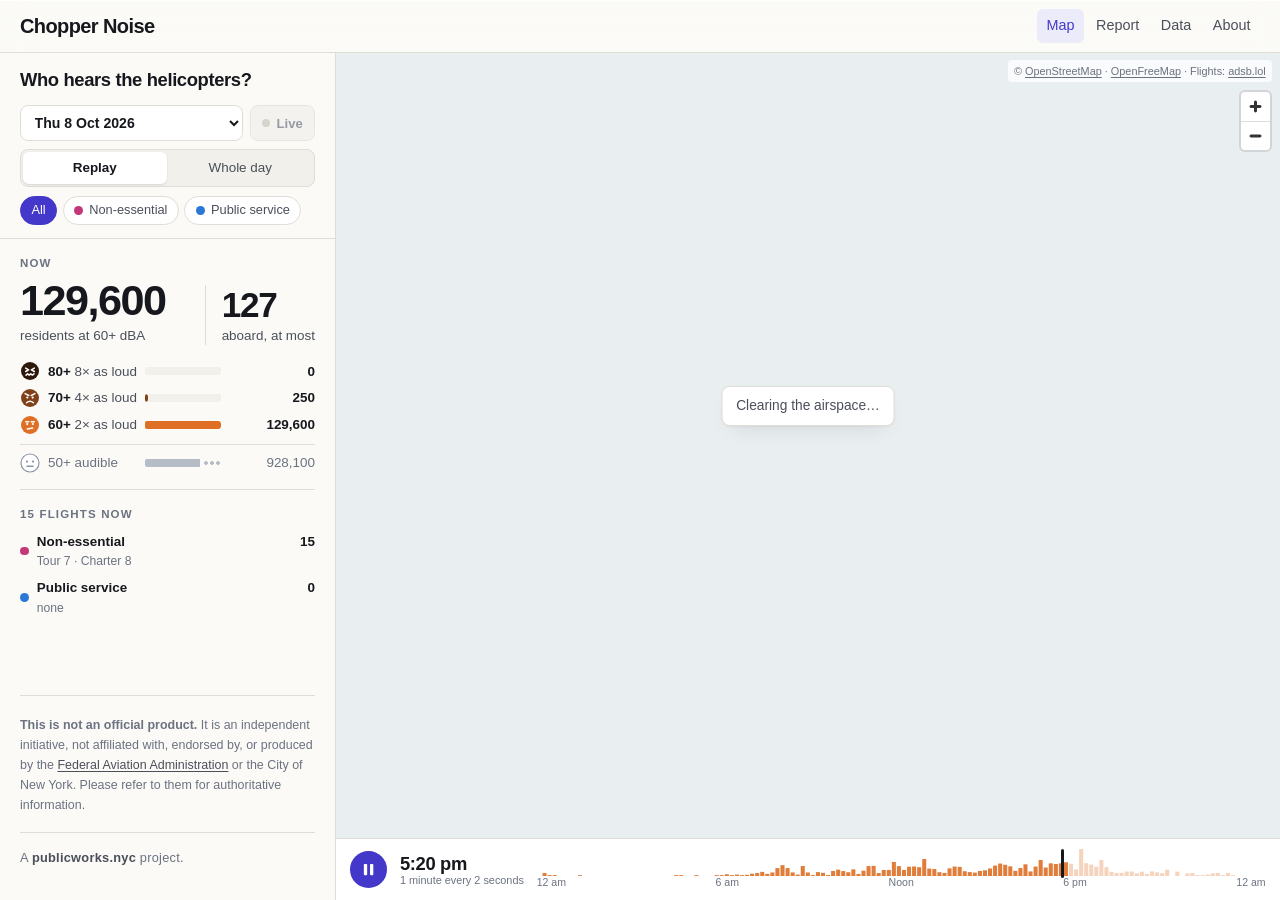
<file: docs/index.html>
<!doctype html>
<html lang="en">
<head>
<meta charset="utf-8">
<meta name="viewport" content="width=device-width, initial-scale=1">
<link rel="icon" href="favicon.svg" type="image/svg+xml">
<title>Chopper Noise</title>
<meta name="description" content="A map of helicopter noise over New York City and the Hudson waterfront. Recorded flights, replayed with modeled loudness for the residents of every Census block below.">
<link rel="canonical" href="https://choppernoise.publicworks.nyc/">
<meta property="og:title" content="Chopper Noise">
<meta property="og:description" content="A map of helicopter noise over New York City and the Hudson waterfront. Recorded flights, replayed with modeled loudness for the residents of every Census block below.">
<meta property="og:type" content="website">
<meta name="theme-color" content="#fbfaf7">
<link rel="stylesheet" href="vendor/maplibre-gl.css">
<link rel="stylesheet" href="css/site.css?v=20261027">
<script src="js/site.js?v=20261027" defer></script>
<script src="vendor/maplibre-gl.js" defer></script>
<script src="js/model.js?v=20261027" defer></script>
<script src="js/map.js?v=20261027" defer></script>
</head>
<body class="app-page">
<a class="skip" href="#panel">Skip to the readout</a>
<header data-chrome="masthead"></header>

<!-- On a wide screen the page does not scroll. The panel on the left holds
     the controls and the numbers and scrolls on its own; the map fills the
     rest. On a narrow screen the map comes first and the panel follows. -->
<main id="main" class="atlas">
  <aside class="rail" id="panel" aria-label="Map readout" tabindex="-1">
    <div class="rail-head">
      <h1 class="rail-title">Who hears the helicopters?</h1>
    </div>

    <div class="rail-tools">
      <div class="when">
        <label class="sr-only" for="day">Day</label>
        <select class="day-select" id="day"></select>
        <button type="button" class="live" disabled><span class="live-dot" aria-hidden="true"></span>Live</button>
      </div>
      <div class="seg" id="views" role="group" aria-label="View">
        <button type="button" data-view="replay" aria-pressed="true">Replay</button>
        <button type="button" data-view="whole-day" aria-pressed="false">Whole day</button>
      </div>
      <div class="chips" id="groups" role="group" aria-label="Flights shown">
        <button type="button" class="chip" data-group="all" aria-pressed="true">All</button>
        <button type="button" class="chip" data-group="non-essential" aria-pressed="false"><span class="dot non-essential"></span>Non-essential</button>
        <button type="button" class="chip" data-group="public service" aria-pressed="false"><span class="dot public-service"></span>Public service</button>
      </div>
    </div>

    <div class="rail-scroll">
      <!-- Both views fill the same sections: the lead number and levels,
           then flights by category. -->
      <section class="readout" id="summary" aria-label="Residents"></section>
      <section class="readout" id="flights"></section>

      <footer data-chrome="footer" data-compact></footer>
    </div>
  </aside>

  <div class="stage-wrap">
    <div class="stage">
      <section class="map" id="map"
           aria-label="Map of helicopter flights and the residents below them. The panel lists the same flights and numbers."></section>
      <div class="map-message" id="map-message" role="status">Clearing the airspace…</div>
      <div class="map-tip" id="map-tip" hidden></div>
    </div>

    <div class="timeline" id="timeline">
      <button type="button" class="play" id="play" aria-label="Play"></button>
      <div class="clock-box">
        <output class="clock" id="clock" aria-live="off">—</output>
        <span class="pace" id="pace">1 minute every 2 seconds</span>
      </div>
      <div class="scrub" id="scrub">
        <svg class="spark" id="spark" preserveAspectRatio="none" aria-hidden="true"></svg>
        <input type="range" id="time" min="0" max="86390" step="10" value="0" aria-label="Time of day">
        <div class="ticks" aria-hidden="true"><span>12 am</span><span>6 am</span><span>Noon</span><span>6 pm</span><span>12 am</span></div>
      </div>
    </div>
  </div>

  <noscript>
    <p class="wrap">The map needs JavaScript. The <a href="data.html">Data page</a> has the files and the method.</p>
  </noscript>
</main>
</body>
</html>
</file>
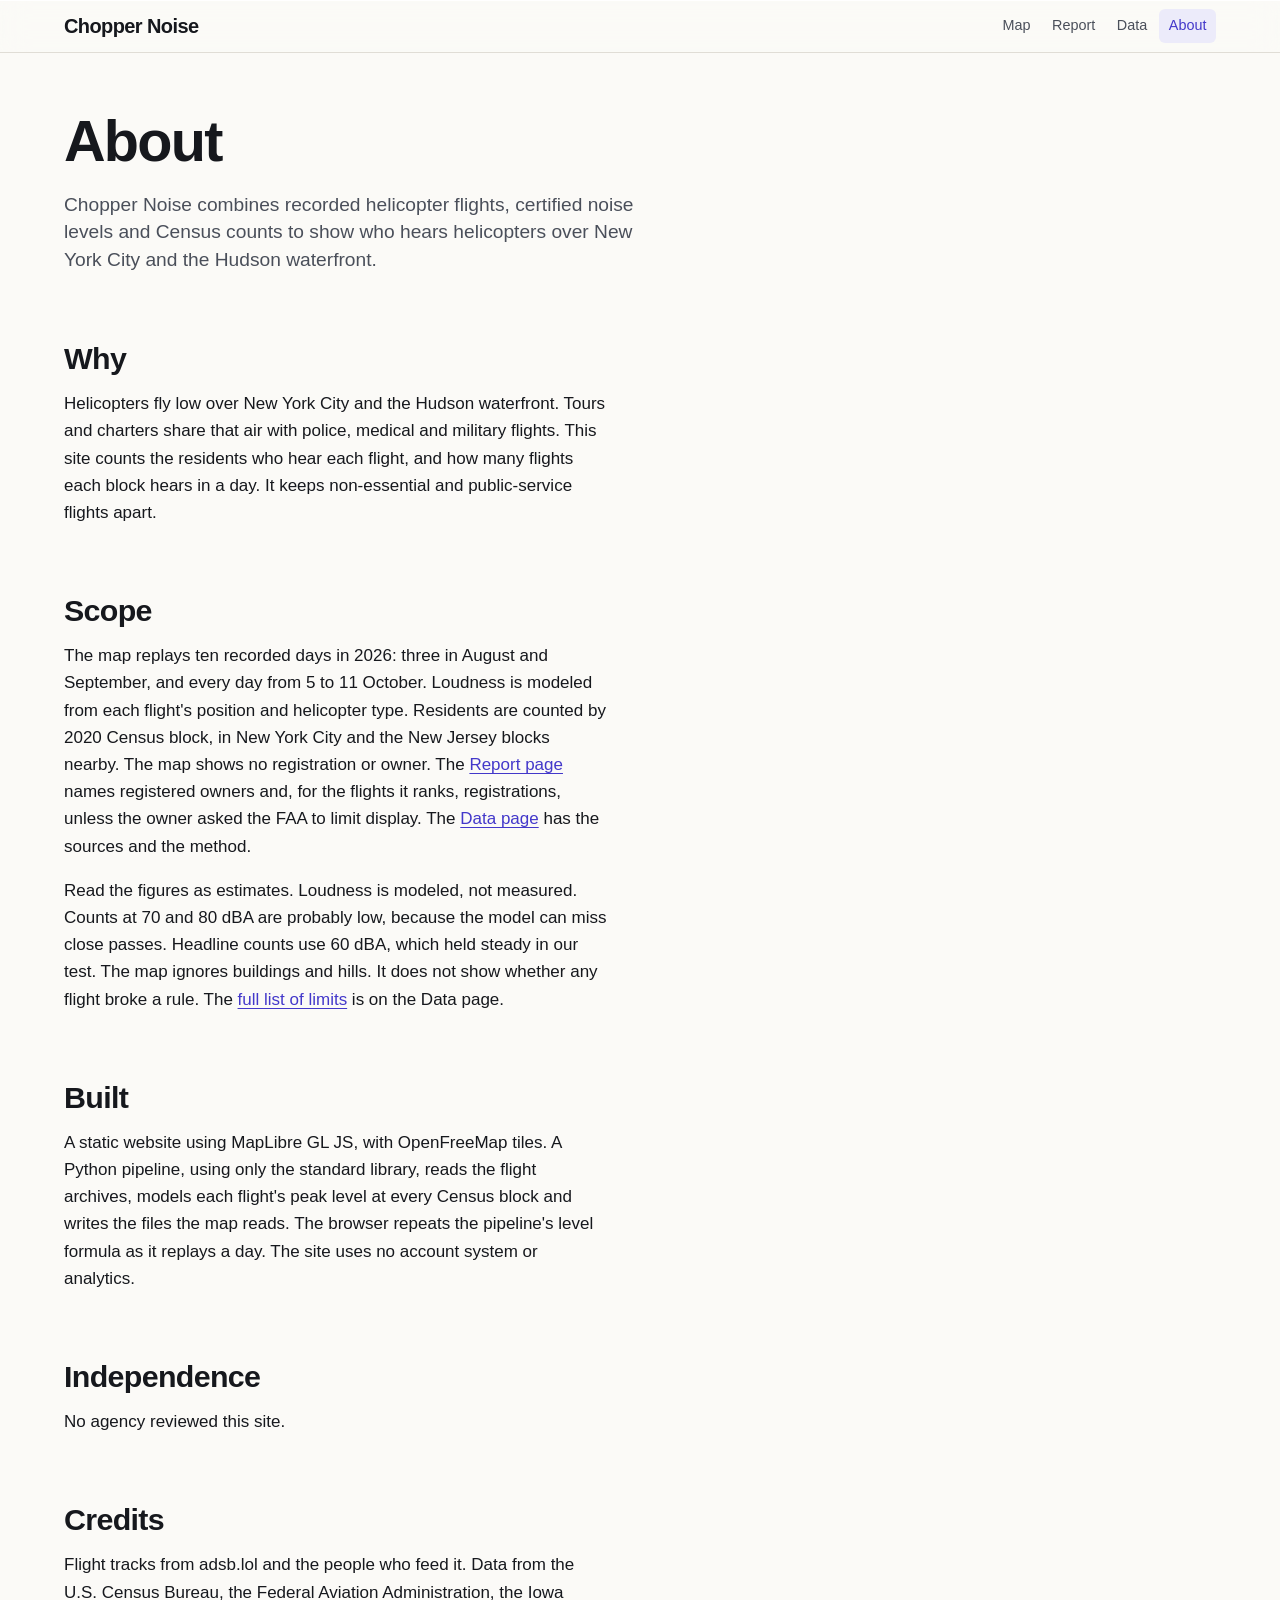
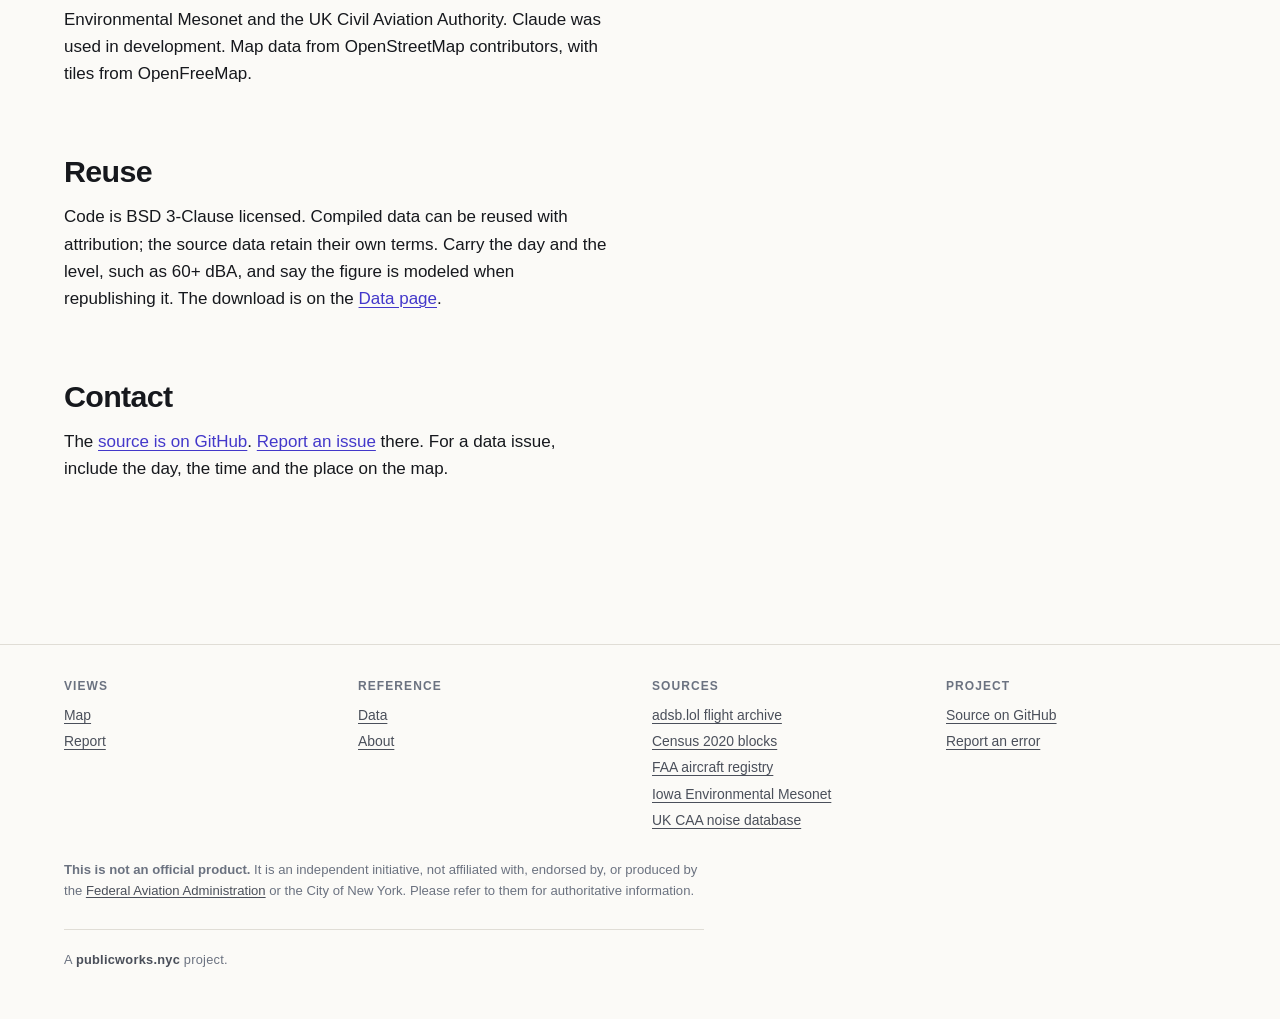
<file: docs/about.html>
<!doctype html>
<html lang="en">
<head>
<meta charset="utf-8">
<meta name="viewport" content="width=device-width, initial-scale=1">
<link rel="icon" href="favicon.svg" type="image/svg+xml">
<title>About · Chopper Noise</title>
<meta name="description" content="Why Chopper Noise maps helicopter noise over New York City and the Hudson waterfront, and how it was built.">
<link rel="canonical" href="https://choppernoise.publicworks.nyc/about.html">
<meta property="og:title" content="About · Chopper Noise">
<meta property="og:description" content="Why Chopper Noise maps helicopter noise over New York City and the Hudson waterfront, and how it was built.">
<meta property="og:type" content="website">
<meta name="theme-color" content="#fbfaf7">
<link rel="stylesheet" href="css/site.css?v=20261027">
<script src="js/site.js?v=20261027" defer></script>
</head>
<body>
<a class="skip" href="#main">Skip to content</a>
<header data-chrome="masthead"></header>

<main id="main" class="document wrap">
  <h1>About</h1>
  <p class="lead">Chopper Noise combines recorded helicopter flights, certified noise levels and Census counts to show who hears helicopters over New York City and the Hudson waterfront.</p>

  <section>
    <h2>Why</h2>
    <p>Helicopters fly low over New York City and the Hudson waterfront. Tours and charters share that air with police, medical and military flights. This site counts the residents who hear each flight, and how many flights each block hears in a day. It keeps non-essential and public-service flights apart.</p>
  </section>

  <section>
    <h2>Scope</h2>
    <p>The map replays ten recorded days in 2026: three in August and September, and every day from 5 to 11 October. Loudness is modeled from each flight's position and helicopter type. Residents are counted by 2020 Census block, in New York City and the New Jersey blocks nearby. The map shows no registration or owner. The <a href="report.html">Report page</a> names registered owners and, for the flights it ranks, registrations, unless the owner asked the FAA to limit display. The <a href="data.html">Data page</a> has the sources and the method.</p>
    <p>Read the figures as estimates. Loudness is modeled, not measured. Counts at 70 and 80 dBA are probably low, because the model can miss close passes. Headline counts use 60 dBA, which held steady in our test. The map ignores buildings and hills. It does not show whether any flight broke a rule. The <a href="data.html#limits">full list of limits</a> is on the Data page.</p>
  </section>

  <section>
    <h2>Built</h2>
    <p>A static website using MapLibre GL JS, with OpenFreeMap tiles. A Python pipeline, using only the standard library, reads the flight archives, models each flight's peak level at every Census block and writes the files the map reads. The browser repeats the pipeline's level formula as it replays a day. The site uses no account system or analytics.</p>
  </section>

  <section>
    <h2>Independence</h2>
    <p>No agency reviewed this site.</p>
  </section>

  <section>
    <h2>Credits</h2>
    <p>Flight tracks from adsb.lol and the people who feed it. Data from the U.S. Census Bureau, the Federal Aviation Administration, the Iowa Environmental Mesonet and the UK Civil Aviation Authority. Claude was used in development. Map data from OpenStreetMap contributors, with tiles from OpenFreeMap.</p>
  </section>

  <section>
    <h2>Reuse</h2>
    <p>Code is BSD 3-Clause licensed. Compiled data can be reused with attribution; the source data retain their own terms. Carry the day and the level, such as 60+ dBA, and say the figure is modeled when republishing it. The download is on the <a href="data.html">Data page</a>.</p>
  </section>

  <section>
    <h2>Contact</h2>
    <p>The <a href="https://github.com/jaramana/choppernoise.publicworks.nyc">source is on GitHub</a>. <a href="https://github.com/jaramana/choppernoise.publicworks.nyc/issues">Report an issue</a> there. For a data issue, include the day, the time and the place on the map.</p>
  </section>
</main>

<footer data-chrome="footer"></footer>
</body>
</html>
</file>
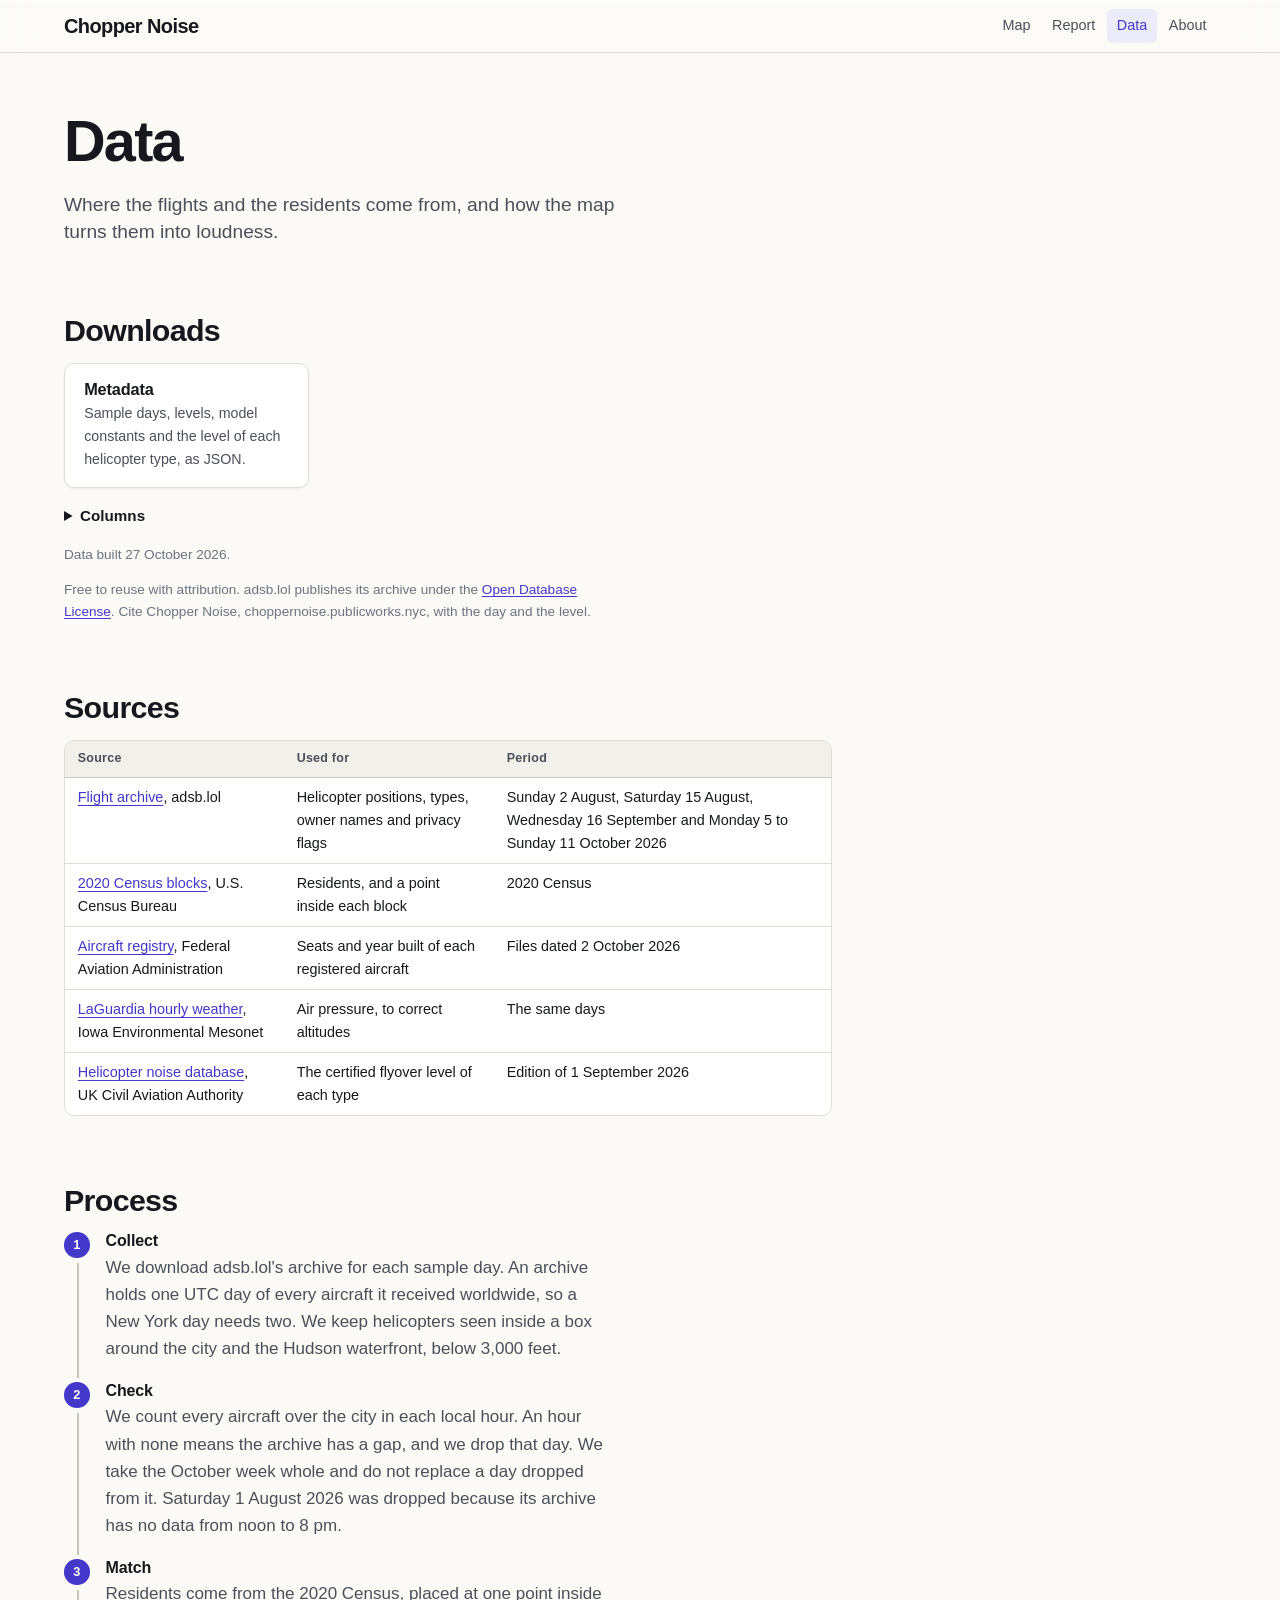
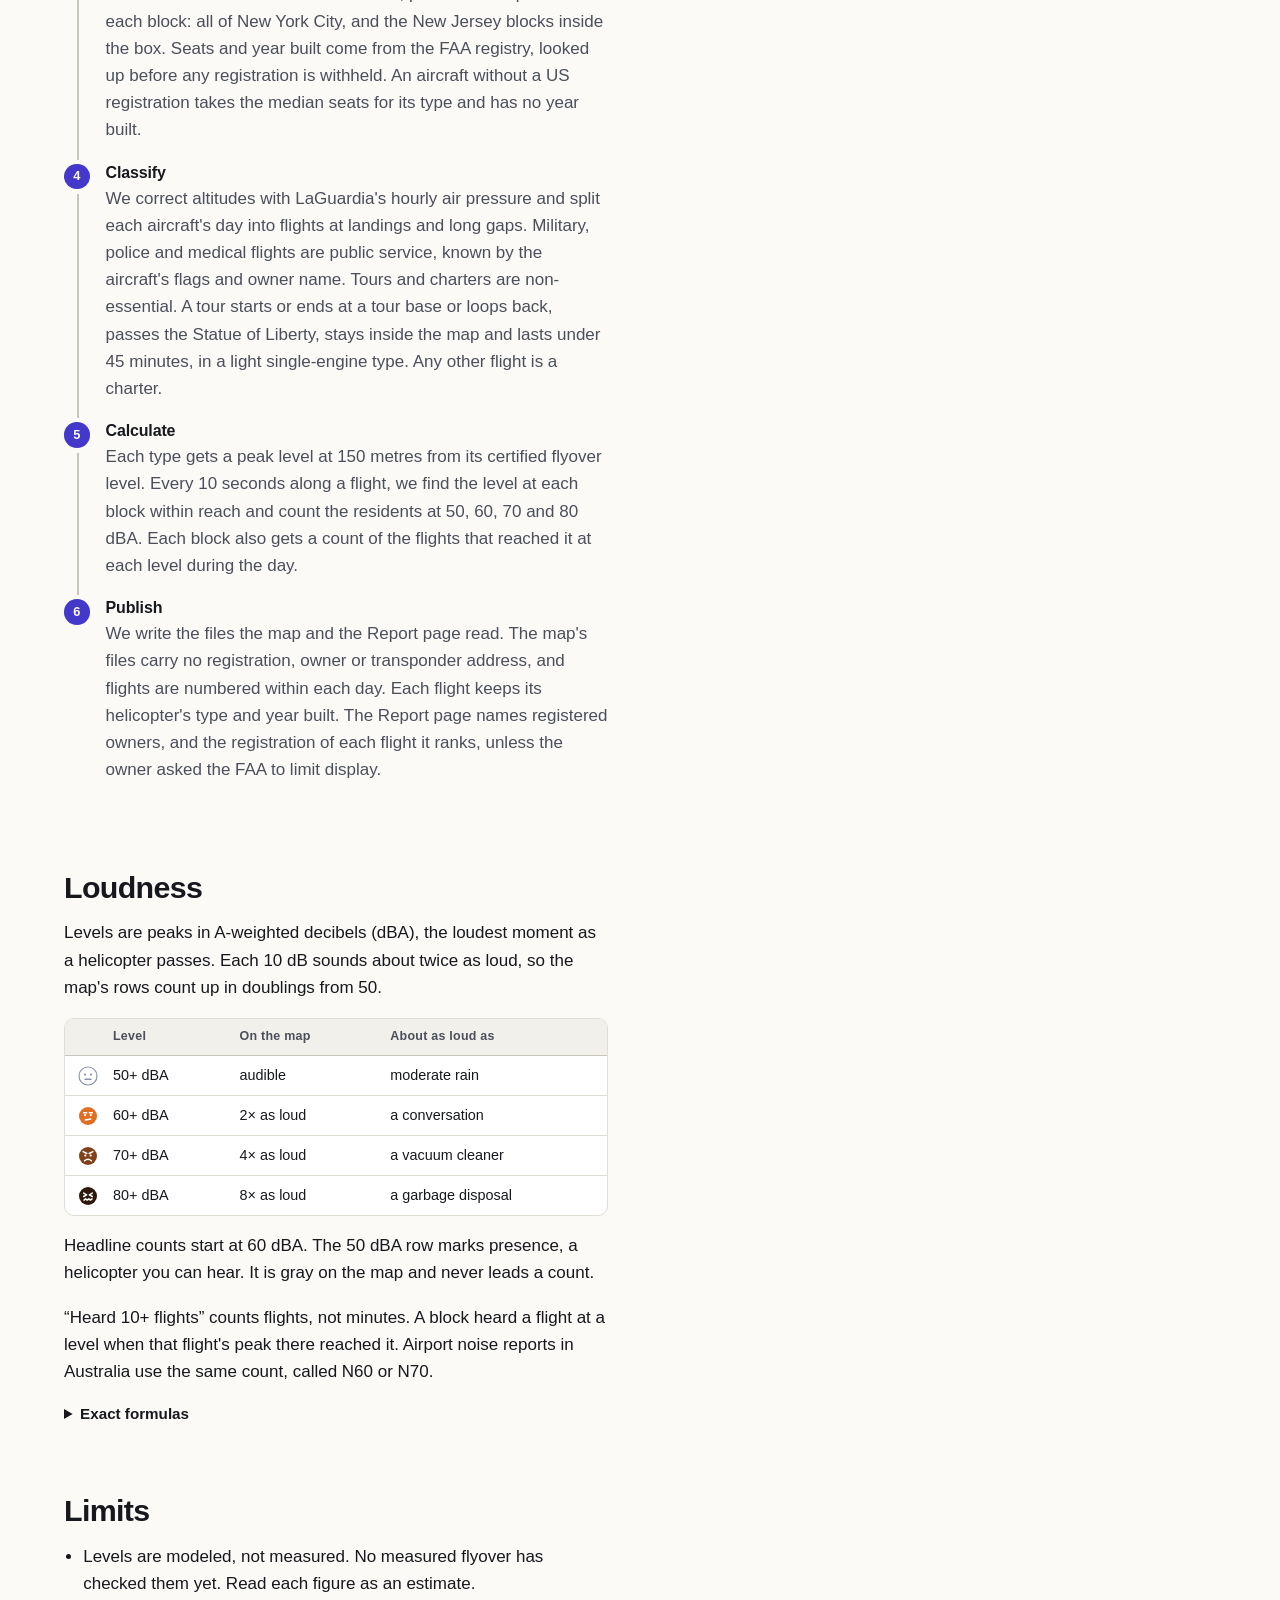
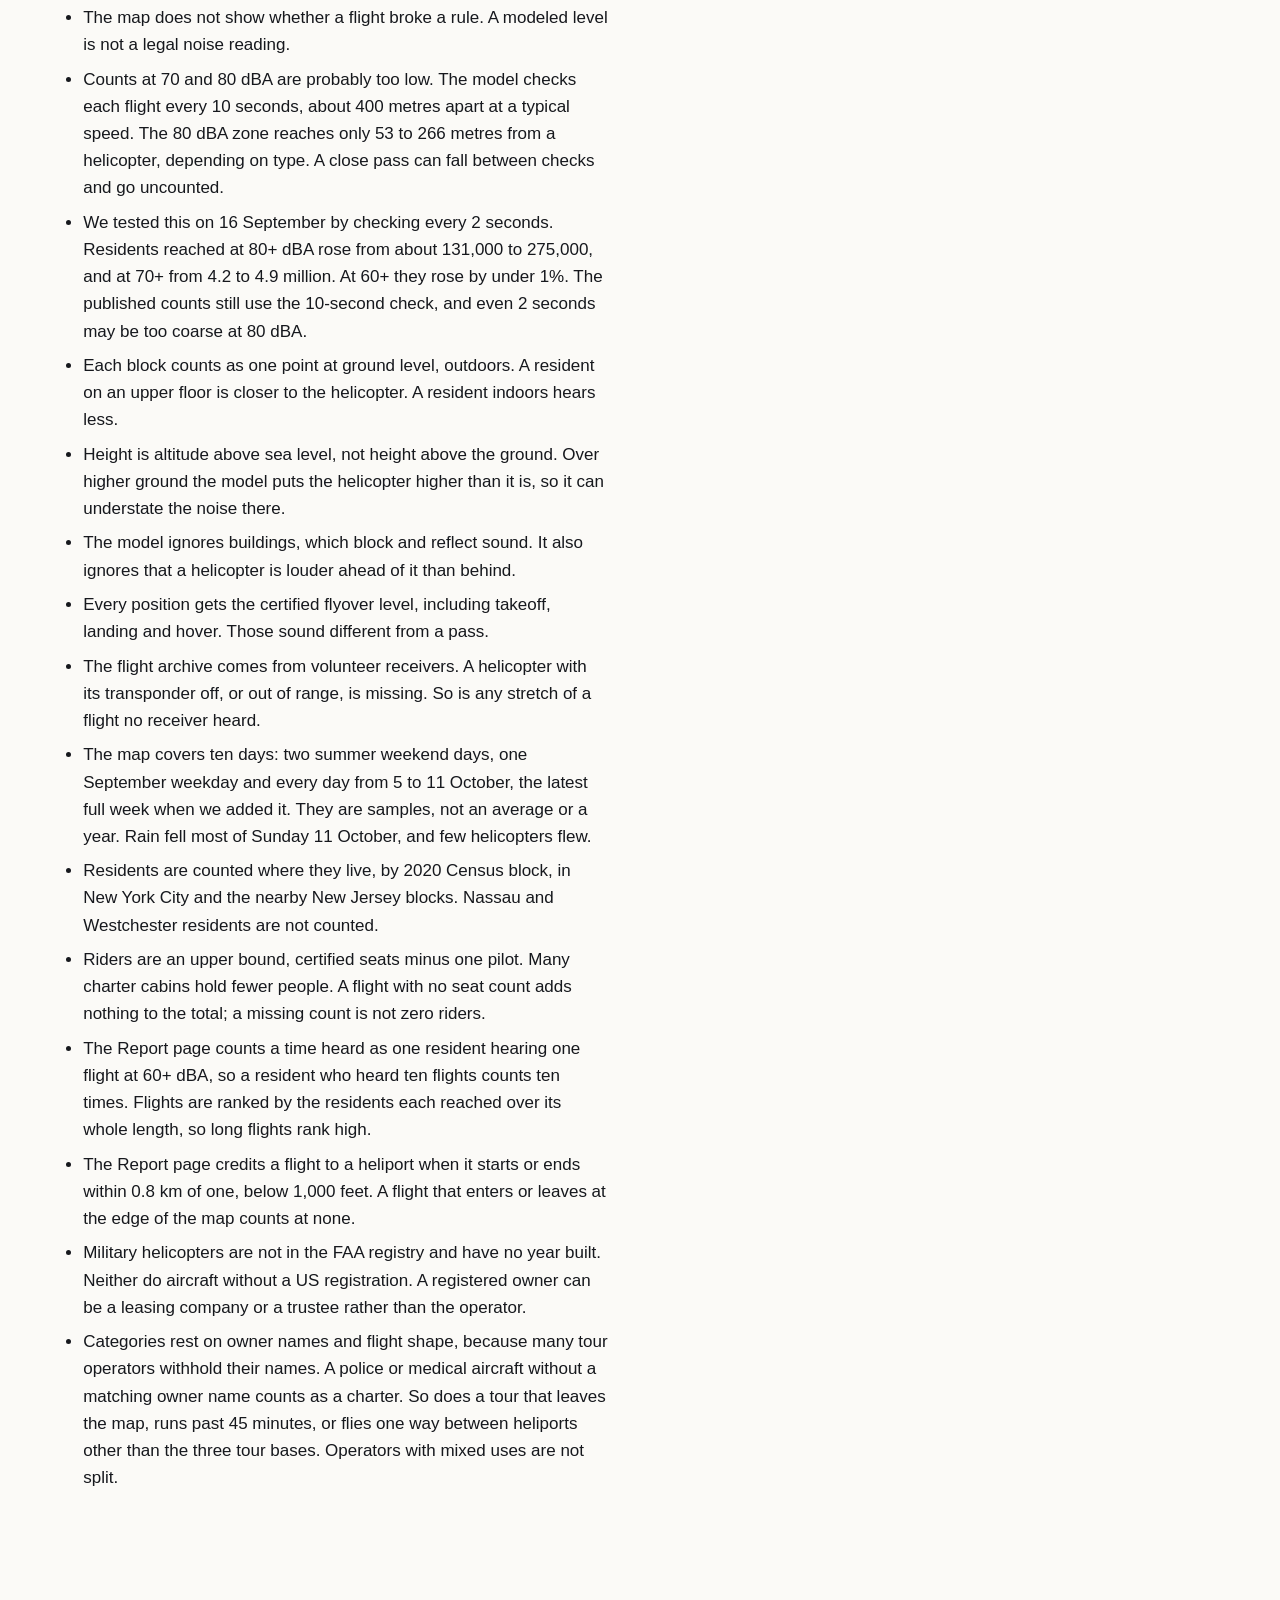
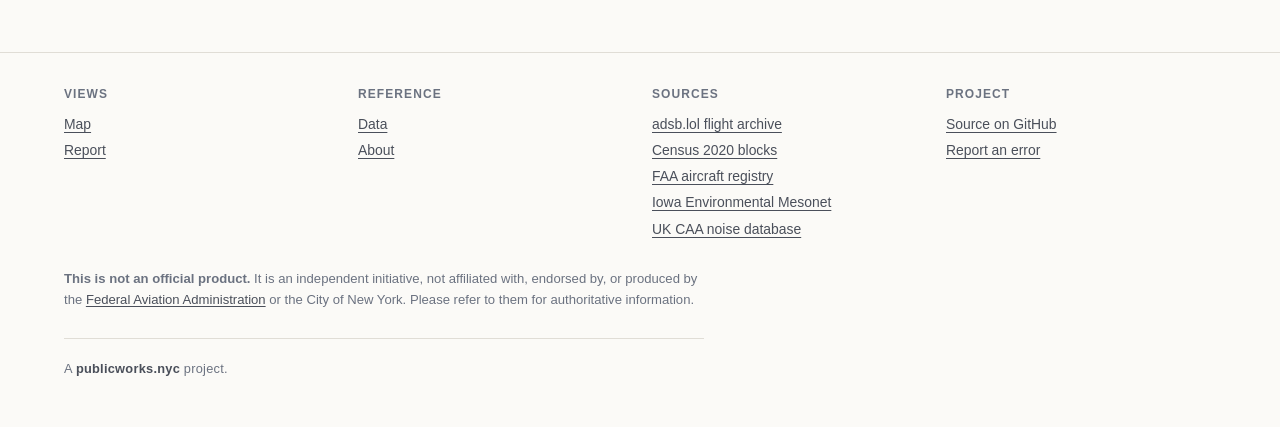
<file: docs/data.html>
<!doctype html>
<html lang="en">
<head>
<meta charset="utf-8">
<meta name="viewport" content="width=device-width, initial-scale=1">
<link rel="icon" href="favicon.svg" type="image/svg+xml">
<title>Data · Chopper Noise</title>
<meta name="description" content="The sources, method and limits behind Chopper Noise, and the metadata download.">
<link rel="canonical" href="https://choppernoise.publicworks.nyc/data.html">
<meta property="og:title" content="Data · Chopper Noise">
<meta property="og:description" content="The sources, method and limits behind Chopper Noise, and the metadata download.">
<meta property="og:type" content="website">
<meta name="theme-color" content="#fbfaf7">
<link rel="stylesheet" href="css/site.css?v=20261027">
<script src="js/site.js?v=20261027" defer></script>
<script src="js/data.js?v=20261027" defer></script>
</head>
<body>
<a class="skip" href="#main">Skip to content</a>
<header data-chrome="masthead"></header>

<main id="main" class="document wrap">
  <h1>Data</h1>
  <p class="lead">Where the flights and the residents come from, and how the map turns them into loudness.</p>

  <section id="downloads">
    <h2>Downloads</h2>
    <div class="downloads">
      <a class="download" href="data/meta.json" download>
        <h3>Metadata</h3>
        <p>Sample days, levels, model constants and the level of each helicopter type, as JSON.</p>
      </a>
    </div>
    <details class="columns">
      <summary>Columns</summary>
      <div class="table-wrap">
        <table>
          <thead><tr><th scope="col">Key</th><th scope="col">What it holds</th></tr></thead>
          <tbody>
            <tr><td><code>built</code></td><td>The date the pipeline last wrote the site files</td></tr>
            <tr><td><code>days</code></td><td>Each sample day, its weekday and its number of flights</td></tr>
            <tr><td><code>dropped</code></td><td>Each day the coverage check dropped, its weekday and the gap in its archive</td></tr>
            <tr><td><code>bands</code></td><td>The four levels, in dBA</td></tr>
            <tr><td><code>event_bands</code></td><td>The levels at which the map counts flights heard per block</td></tr>
            <tr><td><code>event_steps</code></td><td>The thresholds for flights heard in a day, such as 10+</td></tr>
            <tr><td><code>groups</code></td><td>The categories in each group</td></tr>
            <tr><td><code>regions</code></td><td>The two areas residents are counted in</td></tr>
            <tr><td><code>model</code></td><td>The level formula's constants (reference distance, air absorption, minimum distance) and the grid the map uses to find nearby blocks</td></tr>
            <tr><td><code>types</code></td><td>For each type code, the level at 150 m (<code>l150</code>), the distance in metres to each level (<code>reach</code>) and the type whose level it uses (<code>basis</code>)</td></tr>
            <tr><td><code>names</code></td><td>The name shown for each type code</td></tr>
            <tr><td><code>bbox</code></td><td>The box around the city, in degrees. Flights and New Jersey blocks are kept inside it.</td></tr>
          </tbody>
        </table>
      </div>
      <p class="fine">The type <code>unknown</code> covers transponders that send no type.</p>
    </details>
    <p class="data-note" id="built">&nbsp;</p>
    <p class="data-note">Free to reuse with attribution. adsb.lol publishes its archive under the <a href="https://opendatacommons.org/licenses/odbl/1-0/">Open Database License</a>. Cite Chopper Noise, choppernoise.publicworks.nyc, with the day and the level.</p>
  </section>

  <section id="sources">
    <h2>Sources</h2>
    <div class="table-wrap stack">
      <table>
        <thead><tr><th scope="col">Source</th><th scope="col">Used for</th><th scope="col">Period</th></tr></thead>
        <tbody>
          <tr>
            <td><a href="https://github.com/adsblol/globe_history_2026">Flight archive</a>, adsb.lol</td>
            <td>Helicopter positions, types, owner names and privacy flags</td>
            <td id="source-days">Ten days in August, September and October 2026</td>
          </tr>
          <tr>
            <td><a href="https://www.census.gov/geographies/mapping-files/time-series/geo/tiger-line-file.2020.html">2020 Census blocks</a>, U.S. Census Bureau</td>
            <td>Residents, and a point inside each block</td>
            <td>2020 Census</td>
          </tr>
          <tr>
            <td><a href="https://www.faa.gov/licenses_certificates/aircraft_certification/aircraft_registry/releasable_aircraft_download">Aircraft registry</a>, Federal Aviation Administration</td>
            <td>Seats and year built of each registered aircraft</td>
            <td>Files dated 2 October 2026</td>
          </tr>
          <tr>
            <td><a href="https://mesonet.agron.iastate.edu/request/download.phtml">LaGuardia hourly weather</a>, Iowa Environmental Mesonet</td>
            <td>Air pressure, to correct altitudes</td>
            <td>The same days</td>
          </tr>
          <tr>
            <td><a href="https://www.caa.co.uk/commercial-industry/aircraft/airworthiness/type-certificate-and-type-approval-data-sheets/part-21/noise-certificates/aircraft-noise-certificate/">Helicopter noise database</a>, UK Civil Aviation Authority</td>
            <td>The certified flyover level of each type</td>
            <td>Edition of 1 September 2026</td>
          </tr>
        </tbody>
      </table>
    </div>
  </section>

  <section id="process">
    <h2>Process</h2>
    <ol class="process">
      <li>
        <h3>Collect</h3>
        <p>We download adsb.lol's archive for each sample day. An archive holds one UTC day of every aircraft it received worldwide, so a New York day needs two. We keep helicopters seen inside a box around the city and the Hudson waterfront, below 3,000 feet.</p>
      </li>
      <li>
        <h3>Check</h3>
        <p>We count every aircraft over the city in each local hour. An hour with none means the archive has a gap, and we drop that day. We take the October week whole and do not replace a day dropped from it. <span id="dropped-days">Saturday 1 August 2026 was dropped because its archive has no data from noon to 8 pm.</span></p>
      </li>
      <li>
        <h3>Match</h3>
        <p>Residents come from the 2020 Census, placed at one point inside each block: all of New York City, and the New Jersey blocks inside the box. Seats and year built come from the FAA registry, looked up before any registration is withheld. An aircraft without a US registration takes the median seats for its type and has no year built.</p>
      </li>
      <li>
        <h3>Classify</h3>
        <p>We correct altitudes with LaGuardia's hourly air pressure and split each aircraft's day into flights at landings and long gaps. Military, police and medical flights are public service, known by the aircraft's flags and owner name. Tours and charters are non-essential. A tour starts or ends at a tour base or loops back, passes the Statue of Liberty, stays inside the map and lasts under 45 minutes, in a light single-engine type. Any other flight is a charter.</p>
      </li>
      <li>
        <h3>Calculate</h3>
        <p>Each type gets a peak level at 150 metres from its certified flyover level. Every 10 seconds along a flight, we find the level at each block within reach and count the residents at 50, 60, 70 and 80 dBA. Each block also gets a count of the flights that reached it at each level during the day.</p>
      </li>
      <li>
        <h3>Publish</h3>
        <p>We write the files the map and the Report page read. The map's files carry no registration, owner or transponder address, and flights are numbered within each day. Each flight keeps its helicopter's type and year built. The Report page names registered owners, and the registration of each flight it ranks, unless the owner asked the FAA to limit display.</p>
      </li>
    </ol>
  </section>

  <section id="loudness">
    <h2>Loudness</h2>
    <p>Levels are peaks in A-weighted decibels (dBA), the loudest moment as a helicopter passes. Each 10 dB sounds about twice as loud, so the map's rows count up in doublings from 50.</p>
    <div class="table-wrap levels">
      <table>
        <thead><tr><th scope="col"><span class="sr-only">Face</span></th><th scope="col">Level</th><th scope="col">On the map</th><th scope="col">About as loud as</th></tr></thead>
        <tbody>
          <tr>
            <td><svg class="face b50" viewBox="0 0 20 20" aria-hidden="true"><circle class="disc" cx="10" cy="10" r="9"/><g class="feat"><circle cx="7" cy="8.6" r="1.15"/><circle cx="13" cy="8.6" r="1.15"/><path d="M7 13.3h6"/></g></svg></td>
            <td class="nowrap">50+ dBA</td><td>audible</td><td>moderate rain</td>
          </tr>
          <tr>
            <td><svg class="face b60" viewBox="0 0 20 20" aria-hidden="true"><circle class="disc" cx="10" cy="10" r="9"/><g class="feat"><path d="M5.7 6.7h3M11.3 6.7h3"/><circle cx="7.2" cy="9.1" r="1.1"/><circle cx="12.8" cy="9.1" r="1.1"/><path d="M7.3 14l5.4-.9"/></g></svg></td>
            <td class="nowrap">60+ dBA</td><td>2× as loud</td><td>a conversation</td>
          </tr>
          <tr>
            <td><svg class="face b70" viewBox="0 0 20 20" aria-hidden="true"><circle class="disc" cx="10" cy="10" r="9"/><g class="feat"><path d="M5.1 5.6l3.7 1.9M14.9 5.6l-3.7 1.9"/><circle cx="7.3" cy="9.6" r="1.1"/><circle cx="12.7" cy="9.6" r="1.1"/><path d="M6.6 14.7q3.4-3 6.8 0"/></g></svg></td>
            <td class="nowrap">70+ dBA</td><td>4× as loud</td><td>a vacuum cleaner</td>
          </tr>
          <tr>
            <td><svg class="face b80" viewBox="0 0 20 20" aria-hidden="true"><circle class="disc" cx="10" cy="10" r="9"/><g class="feat"><path d="M5.7 7.1l2.9 1.7-2.9 1.7M14.3 7.1l-2.9 1.7 2.9 1.7"/><path d="M6 14.1l1.6-1.3 1.6 1.3 1.6-1.3 1.6 1.3 1.6-1.3"/></g></svg></td>
            <td class="nowrap">80+ dBA</td><td>8× as loud</td><td>a garbage disposal</td>
          </tr>
        </tbody>
      </table>
    </div>
    <p>Headline counts start at 60 dBA. The 50 dBA row marks presence, a helicopter you can hear. It is gray on the map and never leads a count.</p>
    <p>“Heard 10+ flights” counts flights, not minutes. A block heard a flight at a level when that flight's peak there reached it. Airport noise reports in Australia use the same count, called N60 or N70.</p>

    <details>
      <summary>Exact formulas</summary>
      <p>The level at a block, from a helicopter at slant distance <i>r</i> metres:</p>
      <p class="formula">L(r) = L150 − 20 log10(r / 150) − 2 × (r − 150) / 1000</p>
      <p>L150 is the type's peak level at 150 m. The middle term is spherical spreading. The last is air absorption at 2 dB per km, the ISO 9613-1 value near 500 Hz on a mild, humid day. <i>r</i> is never less than 30 m.</p>
      <p>Light types are certified in SEL and heavier types in EPNL, both at 150 m. We take the median certified level for each type and convert it to a peak:</p>
      <p class="formula">L150 = SEL − 10 log10(π × 150 / 55)<br>     = SEL − 9.3<br>SEL  = EPNL − 2.7</p>
      <p>55 m/s is the certification flyover speed for light types. 2.7 dB is the median gap between EPNL and SEL across the 12 types the database certifies both ways.</p>
      <p>Altitude above sea level comes from the reported pressure altitude:</p>
      <p class="formula">altitude = pressure altitude + (altimeter − 29.92 inHg) × 927 ft</p>
      <div class="table-wrap">
        <table>
          <thead><tr><th scope="col">Type</th><th scope="col" class="num">dBA at 150 m</th><th scope="col" class="num">60 dBA within</th></tr></thead>
          <tbody id="type-rows"></tbody>
        </table>
      </div>
      <p class="fine">Distances are straight-line from the helicopter, not along the ground.</p>
    </details>
  </section>

  <section id="limits">
    <h2>Limits</h2>
    <ul>
      <li>Levels are modeled, not measured. No measured flyover has checked them yet. Read each figure as an estimate.</li>
      <li>The map does not show whether a flight broke a rule. A modeled level is not a legal noise reading.</li>
      <li>Counts at 70 and 80 dBA are probably too low. The model checks each flight every 10 seconds, about 400 metres apart at a typical speed. The 80 dBA zone reaches only 53 to 266 metres from a helicopter, depending on type. A close pass can fall between checks and go uncounted.</li>
      <li>We tested this on 16 September by checking every 2 seconds. Residents reached at 80+ dBA rose from about 131,000 to 275,000, and at 70+ from 4.2 to 4.9 million. At 60+ they rose by under 1%. The published counts still use the 10-second check, and even 2 seconds may be too coarse at 80 dBA.</li>
      <li>Each block counts as one point at ground level, outdoors. A resident on an upper floor is closer to the helicopter. A resident indoors hears less.</li>
      <li>Height is altitude above sea level, not height above the ground. Over higher ground the model puts the helicopter higher than it is, so it can understate the noise there.</li>
      <li>The model ignores buildings, which block and reflect sound. It also ignores that a helicopter is louder ahead of it than behind.</li>
      <li>Every position gets the certified flyover level, including takeoff, landing and hover. Those sound different from a pass.</li>
      <li>The flight archive comes from volunteer receivers. A helicopter with its transponder off, or out of range, is missing. So is any stretch of a flight no receiver heard.</li>
      <li>The map covers ten days: two summer weekend days, one September weekday and every day from 5 to 11 October, the latest full week when we added it. They are samples, not an average or a year. Rain fell most of Sunday 11 October, and few helicopters flew.</li>
      <li>Residents are counted where they live, by 2020 Census block, in New York City and the nearby New Jersey blocks. Nassau and Westchester residents are not counted.</li>
      <li>Riders are an upper bound, certified seats minus one pilot. Many charter cabins hold fewer people. A flight with no seat count adds nothing to the total; a missing count is not zero riders.</li>
      <li>The Report page counts a time heard as one resident hearing one flight at 60+ dBA, so a resident who heard ten flights counts ten times. Flights are ranked by the residents each reached over its whole length, so long flights rank high.</li>
      <li>The Report page credits a flight to a heliport when it starts or ends within 0.8 km of one, below 1,000 feet. A flight that enters or leaves at the edge of the map counts at none.</li>
      <li>Military helicopters are not in the FAA registry and have no year built. Neither do aircraft without a US registration. A registered owner can be a leasing company or a trustee rather than the operator.</li>
      <li>Categories rest on owner names and flight shape, because many tour operators withhold their names. A police or medical aircraft without a matching owner name counts as a charter. So does a tour that leaves the map, runs past 45 minutes, or flies one way between heliports other than the three tour bases. Operators with mixed uses are not split.</li>
    </ul>
  </section>
</main>

<footer data-chrome="footer"></footer>
</body>
</html>
</file>
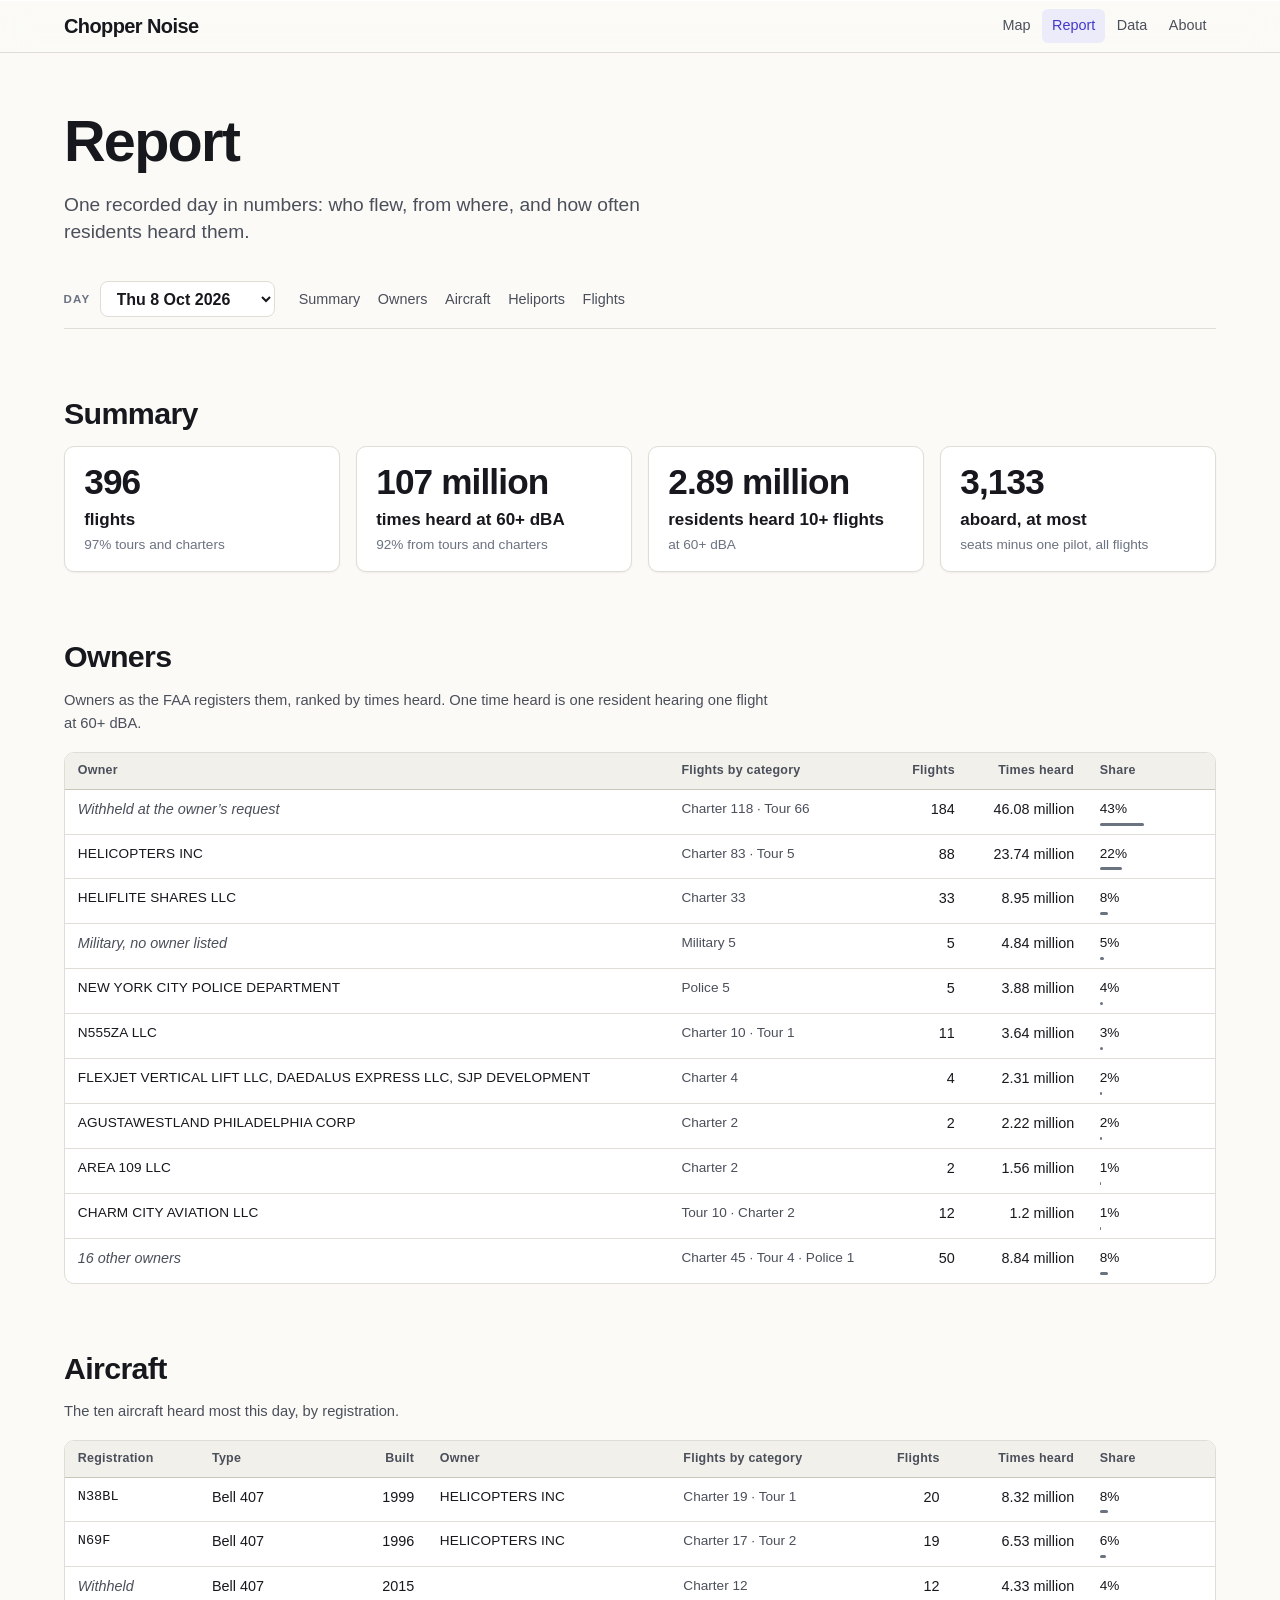
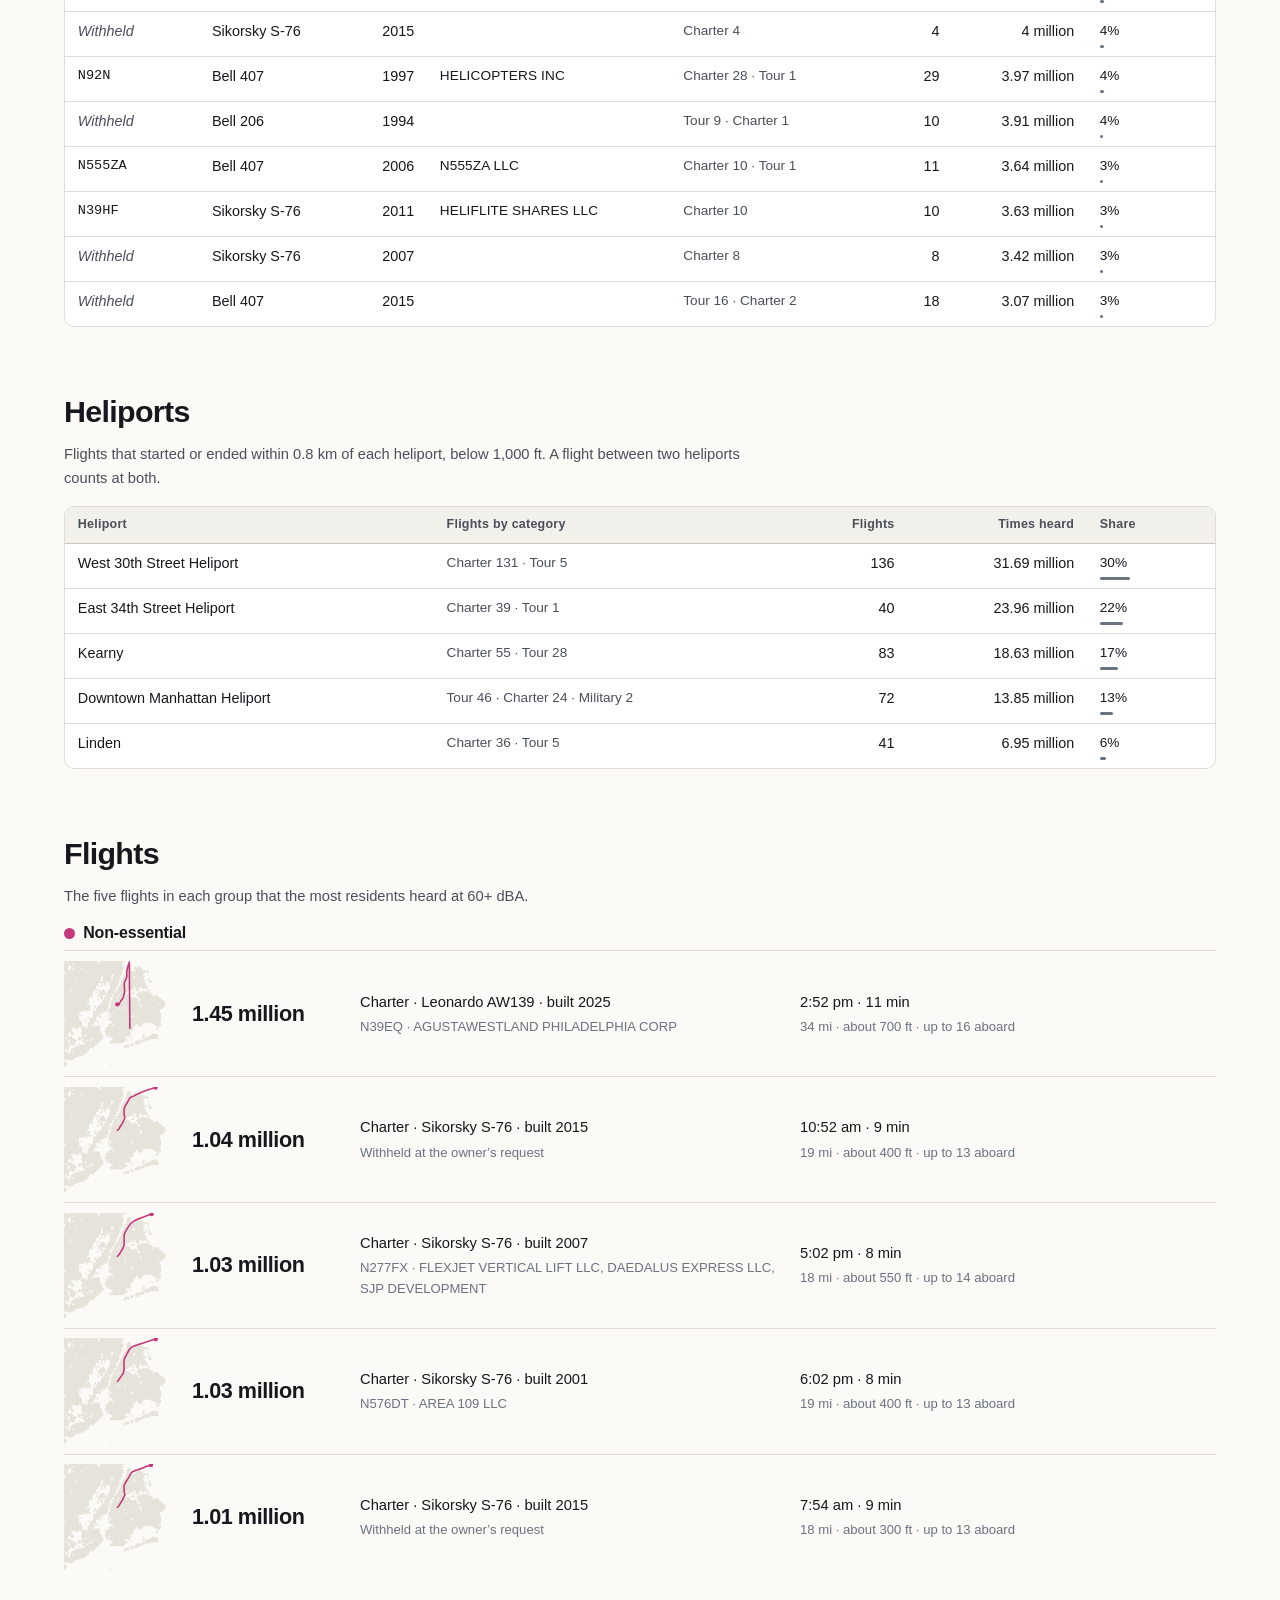
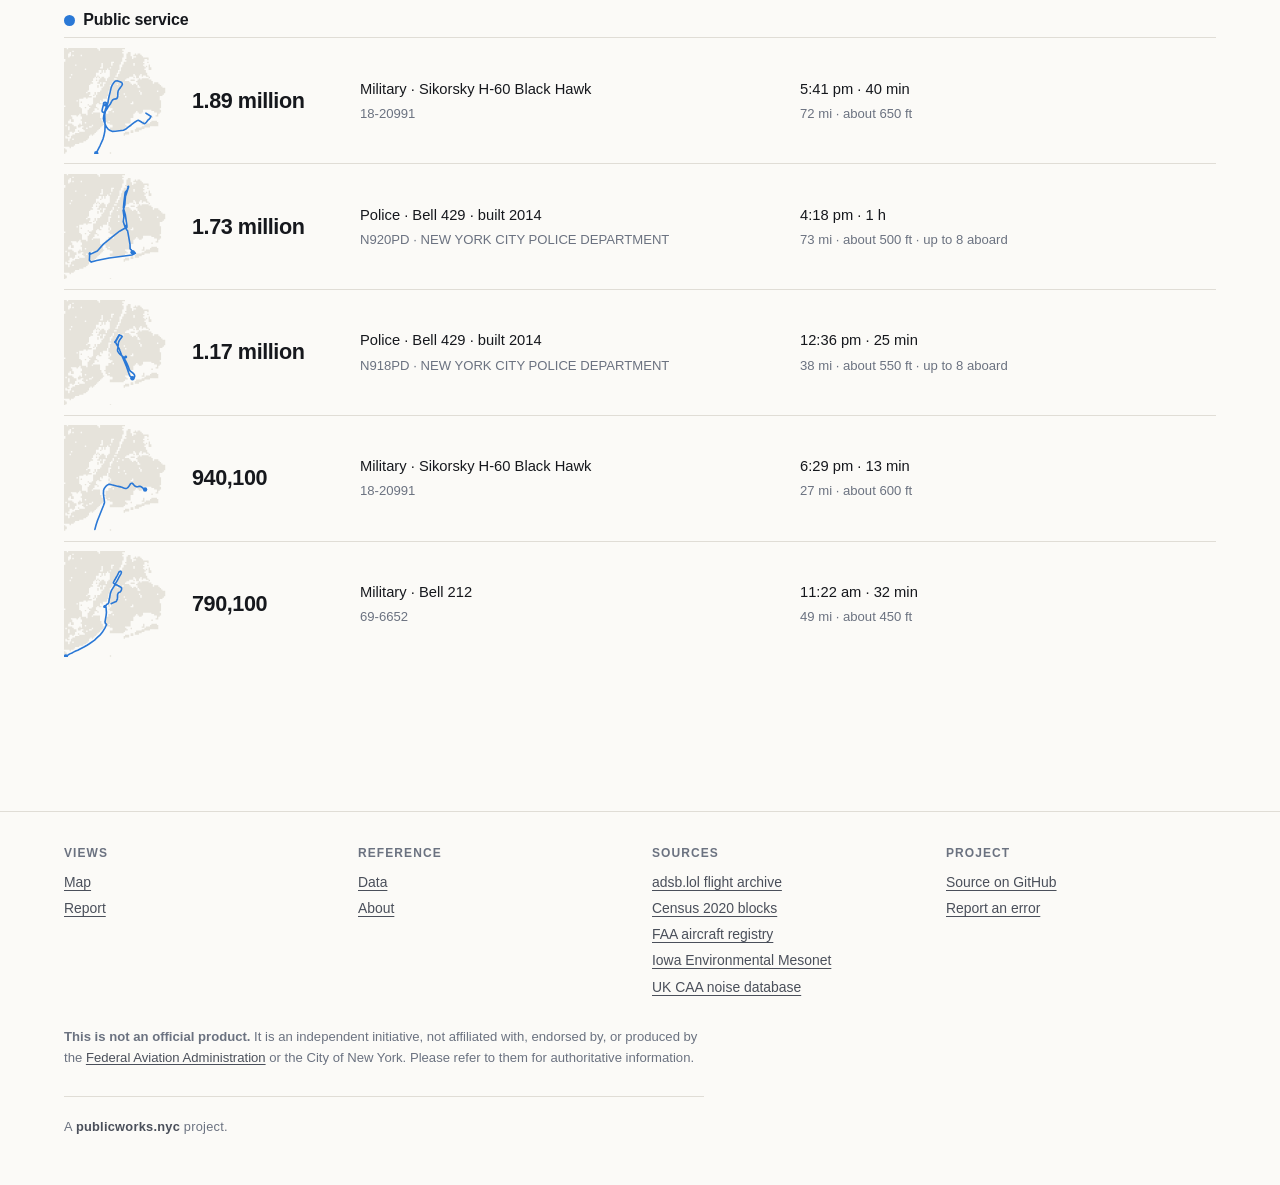
<file: docs/report.html>
<!doctype html>
<html lang="en">
<head>
<meta charset="utf-8">
<meta name="viewport" content="width=device-width, initial-scale=1">
<link rel="icon" href="favicon.svg" type="image/svg+xml">
<title>Report · Chopper Noise</title>
<meta name="description" content="One recorded day of helicopter flights over New York City in numbers: owners, heliports, the most-heard flights and the fleet.">
<link rel="canonical" href="https://choppernoise.publicworks.nyc/report.html">
<meta property="og:title" content="Report · Chopper Noise">
<meta property="og:description" content="One recorded day of helicopter flights over New York City in numbers: owners, heliports, the most-heard flights and the fleet.">
<meta property="og:type" content="website">
<meta name="theme-color" content="#fbfaf7">
<link rel="stylesheet" href="css/site.css?v=20261027">
<script src="js/site.js?v=20261027" defer></script>
<script src="js/report.js?v=20261027" defer></script>
</head>
<body>
<a class="skip" href="#main">Skip to content</a>
<header data-chrome="masthead"></header>

<main id="main" class="document wrap report">
  <h1>Report</h1>
  <p class="lead">One recorded day in numbers: who flew, from where, and how often residents heard them.</p>

  <div class="day-bar">
    <label class="day-pick">
      <span class="day-pick-label">Day</span>
      <select class="day-select" id="day"></select>
    </label>
    <nav class="day-jump" aria-label="Sections">
      <a href="#summary">Summary</a><a href="#owners">Owners</a><a href="#aircraft">Aircraft</a><a href="#heliports">Heliports</a><a href="#flights">Flights</a>
    </nav>
  </div>

  <section id="summary">
    <h2>Summary</h2>
    <div class="tiles" id="tiles"></div>
  </section>

  <section id="owners">
    <h2>Owners</h2>
    <p class="note">Owners as the FAA registers them, ranked by times heard. One time heard is one resident hearing one flight at 60+ dBA.</p>
    <div class="table-wrap wide"><table id="owner-table"></table></div>
  </section>

  <section id="aircraft">
    <h2>Aircraft</h2>
    <p class="note">The ten aircraft heard most this day, by registration.</p>
    <div class="table-wrap wide"><table id="aircraft-table"></table></div>
  </section>

  <section id="heliports">
    <h2>Heliports</h2>
    <p class="note" id="pad-note">Flights that started or ended at each heliport.</p>
    <div class="table-wrap wide"><table id="pad-table"></table></div>
  </section>

  <section id="flights">
    <h2>Flights</h2>
    <p class="note">The five flights in each group that the most residents heard at 60+ dBA.</p>
    <div class="ranked" id="ranked"></div>
  </section>
</main>

<footer data-chrome="footer"></footer>
</body>
</html>
</file>
<file: docs/vendor/maplibre-gl.css>
.maplibregl-map{font:12px/20px Helvetica Neue,Arial,Helvetica,sans-serif;overflow:hidden;position:relative;-webkit-tap-highlight-color:rgb(0 0 0/0)}.maplibregl-canvas{left:0;position:absolute;top:0}.maplibregl-map:fullscreen{height:100%;width:100%}.maplibregl-ctrl-group button.maplibregl-ctrl-compass{touch-action:none}.maplibregl-canvas-container.maplibregl-interactive,.maplibregl-ctrl-group button.maplibregl-ctrl-compass{cursor:grab;-webkit-user-select:none;-moz-user-select:none;user-select:none}.maplibregl-canvas-container.maplibregl-interactive.maplibregl-track-pointer{cursor:pointer}.maplibregl-canvas-container.maplibregl-interactive:active,.maplibregl-ctrl-group button.maplibregl-ctrl-compass:active{cursor:grabbing}.maplibregl-canvas-container.maplibregl-touch-zoom-rotate,.maplibregl-canvas-container.maplibregl-touch-zoom-rotate .maplibregl-canvas{touch-action:pan-x pan-y}.maplibregl-canvas-container.maplibregl-touch-drag-pan,.maplibregl-canvas-container.maplibregl-touch-drag-pan .maplibregl-canvas{touch-action:pinch-zoom}.maplibregl-canvas-container.maplibregl-touch-zoom-rotate.maplibregl-touch-drag-pan,.maplibregl-canvas-container.maplibregl-touch-zoom-rotate.maplibregl-touch-drag-pan .maplibregl-canvas{touch-action:none}.maplibregl-canvas-container.maplibregl-touch-drag-pan.maplibregl-cooperative-gestures,.maplibregl-canvas-container.maplibregl-touch-drag-pan.maplibregl-cooperative-gestures .maplibregl-canvas{touch-action:pan-x pan-y}.maplibregl-ctrl-bottom-left,.maplibregl-ctrl-bottom-right,.maplibregl-ctrl-top-left,.maplibregl-ctrl-top-right{pointer-events:none;position:absolute;z-index:2}.maplibregl-ctrl-top-left{left:0;top:0}.maplibregl-ctrl-top-right{right:0;top:0}.maplibregl-ctrl-bottom-left{bottom:0;left:0}.maplibregl-ctrl-bottom-right{bottom:0;right:0}.maplibregl-ctrl{clear:both;pointer-events:auto;transform:translate(0)}.maplibregl-ctrl-top-left .maplibregl-ctrl{float:left;margin:10px 0 0 10px}.maplibregl-ctrl-top-right .maplibregl-ctrl{float:right;margin:10px 10px 0 0}.maplibregl-ctrl-bottom-left .maplibregl-ctrl{float:left;margin:0 0 10px 10px}.maplibregl-ctrl-bottom-right .maplibregl-ctrl{float:right;margin:0 10px 10px 0}.maplibregl-ctrl-group{background:#fff;border-radius:4px}.maplibregl-ctrl-group:not(:empty){box-shadow:0 0 0 2px rgba(0,0,0,.1)}@media (forced-colors:active){.maplibregl-ctrl-group:not(:empty){box-shadow:0 0 0 2px ButtonText}}.maplibregl-ctrl-group button{background-color:transparent;border:0;box-sizing:border-box;cursor:pointer;display:block;height:29px;outline:none;padding:0;width:29px}.maplibregl-ctrl-group button+button{border-top:1px solid #ddd}.maplibregl-ctrl button .maplibregl-ctrl-icon{background-position:50%;background-repeat:no-repeat;display:block;height:100%;width:100%}@media (forced-colors:active){.maplibregl-ctrl-icon{background-color:transparent}.maplibregl-ctrl-group button+button{border-top:1px solid ButtonText}}.maplibregl-ctrl button::-moz-focus-inner{border:0;padding:0}.maplibregl-ctrl-attrib-button:focus,.maplibregl-ctrl-group button:focus{box-shadow:0 0 2px 2px #0096ff}.maplibregl-ctrl button:disabled{cursor:not-allowed}.maplibregl-ctrl button:disabled .maplibregl-ctrl-icon{opacity:.25}.maplibregl-ctrl button:not(:disabled):hover{background-color:rgb(0 0 0/5%)}.maplibregl-ctrl-group button:focus:focus-visible{box-shadow:0 0 2px 2px #0096ff}.maplibregl-ctrl-group button:focus:not(:focus-visible){box-shadow:none}.maplibregl-ctrl-group button:focus:first-child{border-radius:4px 4px 0 0}.maplibregl-ctrl-group button:focus:last-child{border-radius:0 0 4px 4px}.maplibregl-ctrl-group button:focus:only-child{border-radius:inherit}.maplibregl-ctrl button.maplibregl-ctrl-zoom-out .maplibregl-ctrl-icon{background-image:url("data:image/svg+xml;charset=utf-8,%3Csvg xmlns='http://www.w3.org/2000/svg' width='29' height='29' fill='%23333' viewBox='0 0 29 29'%3E%3Cpath d='M10 13c-.75 0-1.5.75-1.5 1.5S9.25 16 10 16h9c.75 0 1.5-.75 1.5-1.5S19.75 13 19 13z'/%3E%3C/svg%3E")}.maplibregl-ctrl button.maplibregl-ctrl-zoom-in .maplibregl-ctrl-icon{background-image:url("data:image/svg+xml;charset=utf-8,%3Csvg xmlns='http://www.w3.org/2000/svg' width='29' height='29' fill='%23333' viewBox='0 0 29 29'%3E%3Cpath d='M14.5 8.5c-.75 0-1.5.75-1.5 1.5v3h-3c-.75 0-1.5.75-1.5 1.5S9.25 16 10 16h3v3c0 .75.75 1.5 1.5 1.5S16 19.75 16 19v-3h3c.75 0 1.5-.75 1.5-1.5S19.75 13 19 13h-3v-3c0-.75-.75-1.5-1.5-1.5'/%3E%3C/svg%3E")}@media (forced-colors:active){.maplibregl-ctrl button.maplibregl-ctrl-zoom-out .maplibregl-ctrl-icon{background-image:url("data:image/svg+xml;charset=utf-8,%3Csvg xmlns='http://www.w3.org/2000/svg' width='29' height='29' fill='%23fff' viewBox='0 0 29 29'%3E%3Cpath d='M10 13c-.75 0-1.5.75-1.5 1.5S9.25 16 10 16h9c.75 0 1.5-.75 1.5-1.5S19.75 13 19 13z'/%3E%3C/svg%3E")}.maplibregl-ctrl button.maplibregl-ctrl-zoom-in .maplibregl-ctrl-icon{background-image:url("data:image/svg+xml;charset=utf-8,%3Csvg xmlns='http://www.w3.org/2000/svg' width='29' height='29' fill='%23fff' viewBox='0 0 29 29'%3E%3Cpath d='M14.5 8.5c-.75 0-1.5.75-1.5 1.5v3h-3c-.75 0-1.5.75-1.5 1.5S9.25 16 10 16h3v3c0 .75.75 1.5 1.5 1.5S16 19.75 16 19v-3h3c.75 0 1.5-.75 1.5-1.5S19.75 13 19 13h-3v-3c0-.75-.75-1.5-1.5-1.5'/%3E%3C/svg%3E")}}@media (forced-colors:active) and (prefers-color-scheme:light){.maplibregl-ctrl button.maplibregl-ctrl-zoom-out .maplibregl-ctrl-icon{background-image:url("data:image/svg+xml;charset=utf-8,%3Csvg xmlns='http://www.w3.org/2000/svg' width='29' height='29' viewBox='0 0 29 29'%3E%3Cpath d='M10 13c-.75 0-1.5.75-1.5 1.5S9.25 16 10 16h9c.75 0 1.5-.75 1.5-1.5S19.75 13 19 13z'/%3E%3C/svg%3E")}.maplibregl-ctrl button.maplibregl-ctrl-zoom-in .maplibregl-ctrl-icon{background-image:url("data:image/svg+xml;charset=utf-8,%3Csvg xmlns='http://www.w3.org/2000/svg' width='29' height='29' viewBox='0 0 29 29'%3E%3Cpath d='M14.5 8.5c-.75 0-1.5.75-1.5 1.5v3h-3c-.75 0-1.5.75-1.5 1.5S9.25 16 10 16h3v3c0 .75.75 1.5 1.5 1.5S16 19.75 16 19v-3h3c.75 0 1.5-.75 1.5-1.5S19.75 13 19 13h-3v-3c0-.75-.75-1.5-1.5-1.5'/%3E%3C/svg%3E")}}.maplibregl-ctrl button.maplibregl-ctrl-fullscreen .maplibregl-ctrl-icon{background-image:url("data:image/svg+xml;charset=utf-8,%3Csvg xmlns='http://www.w3.org/2000/svg' width='29' height='29' fill='%23333' viewBox='0 0 29 29'%3E%3Cpath d='M24 16v5.5c0 1.75-.75 2.5-2.5 2.5H16v-1l3-1.5-4-5.5 1-1 5.5 4 1.5-3zM6 16l1.5 3 5.5-4 1 1-4 5.5 3 1.5v1H7.5C5.75 24 5 23.25 5 21.5V16zm7-11v1l-3 1.5 4 5.5-1 1-5.5-4L6 13H5V7.5C5 5.75 5.75 5 7.5 5zm11 2.5c0-1.75-.75-2.5-2.5-2.5H16v1l3 1.5-4 5.5 1 1 5.5-4 1.5 3h1z'/%3E%3C/svg%3E")}.maplibregl-ctrl button.maplibregl-ctrl-shrink .maplibregl-ctrl-icon{background-image:url("data:image/svg+xml;charset=utf-8,%3Csvg xmlns='http://www.w3.org/2000/svg' width='29' height='29' viewBox='0 0 29 29'%3E%3Cpath d='M18.5 16c-1.75 0-2.5.75-2.5 2.5V24h1l1.5-3 5.5 4 1-1-4-5.5 3-1.5v-1zM13 18.5c0-1.75-.75-2.5-2.5-2.5H5v1l3 1.5L4 24l1 1 5.5-4 1.5 3h1zm3-8c0 1.75.75 2.5 2.5 2.5H24v-1l-3-1.5L25 5l-1-1-5.5 4L17 5h-1zM10.5 13c1.75 0 2.5-.75 2.5-2.5V5h-1l-1.5 3L5 4 4 5l4 5.5L5 12v1z'/%3E%3C/svg%3E")}@media (forced-colors:active){.maplibregl-ctrl button.maplibregl-ctrl-fullscreen .maplibregl-ctrl-icon{background-image:url("data:image/svg+xml;charset=utf-8,%3Csvg xmlns='http://www.w3.org/2000/svg' width='29' height='29' fill='%23fff' viewBox='0 0 29 29'%3E%3Cpath d='M24 16v5.5c0 1.75-.75 2.5-2.5 2.5H16v-1l3-1.5-4-5.5 1-1 5.5 4 1.5-3zM6 16l1.5 3 5.5-4 1 1-4 5.5 3 1.5v1H7.5C5.75 24 5 23.25 5 21.5V16zm7-11v1l-3 1.5 4 5.5-1 1-5.5-4L6 13H5V7.5C5 5.75 5.75 5 7.5 5zm11 2.5c0-1.75-.75-2.5-2.5-2.5H16v1l3 1.5-4 5.5 1 1 5.5-4 1.5 3h1z'/%3E%3C/svg%3E")}.maplibregl-ctrl button.maplibregl-ctrl-shrink .maplibregl-ctrl-icon{background-image:url("data:image/svg+xml;charset=utf-8,%3Csvg xmlns='http://www.w3.org/2000/svg' width='29' height='29' fill='%23fff' viewBox='0 0 29 29'%3E%3Cpath d='M18.5 16c-1.75 0-2.5.75-2.5 2.5V24h1l1.5-3 5.5 4 1-1-4-5.5 3-1.5v-1zM13 18.5c0-1.75-.75-2.5-2.5-2.5H5v1l3 1.5L4 24l1 1 5.5-4 1.5 3h1zm3-8c0 1.75.75 2.5 2.5 2.5H24v-1l-3-1.5L25 5l-1-1-5.5 4L17 5h-1zM10.5 13c1.75 0 2.5-.75 2.5-2.5V5h-1l-1.5 3L5 4 4 5l4 5.5L5 12v1z'/%3E%3C/svg%3E")}}@media (forced-colors:active) and (prefers-color-scheme:light){.maplibregl-ctrl button.maplibregl-ctrl-fullscreen .maplibregl-ctrl-icon{background-image:url("data:image/svg+xml;charset=utf-8,%3Csvg xmlns='http://www.w3.org/2000/svg' width='29' height='29' viewBox='0 0 29 29'%3E%3Cpath d='M24 16v5.5c0 1.75-.75 2.5-2.5 2.5H16v-1l3-1.5-4-5.5 1-1 5.5 4 1.5-3zM6 16l1.5 3 5.5-4 1 1-4 5.5 3 1.5v1H7.5C5.75 24 5 23.25 5 21.5V16zm7-11v1l-3 1.5 4 5.5-1 1-5.5-4L6 13H5V7.5C5 5.75 5.75 5 7.5 5zm11 2.5c0-1.75-.75-2.5-2.5-2.5H16v1l3 1.5-4 5.5 1 1 5.5-4 1.5 3h1z'/%3E%3C/svg%3E")}.maplibregl-ctrl button.maplibregl-ctrl-shrink .maplibregl-ctrl-icon{background-image:url("data:image/svg+xml;charset=utf-8,%3Csvg xmlns='http://www.w3.org/2000/svg' width='29' height='29' viewBox='0 0 29 29'%3E%3Cpath d='M18.5 16c-1.75 0-2.5.75-2.5 2.5V24h1l1.5-3 5.5 4 1-1-4-5.5 3-1.5v-1zM13 18.5c0-1.75-.75-2.5-2.5-2.5H5v1l3 1.5L4 24l1 1 5.5-4 1.5 3h1zm3-8c0 1.75.75 2.5 2.5 2.5H24v-1l-3-1.5L25 5l-1-1-5.5 4L17 5h-1zM10.5 13c1.75 0 2.5-.75 2.5-2.5V5h-1l-1.5 3L5 4 4 5l4 5.5L5 12v1z'/%3E%3C/svg%3E")}}.maplibregl-ctrl button.maplibregl-ctrl-compass .maplibregl-ctrl-icon{background-image:url("data:image/svg+xml;charset=utf-8,%3Csvg xmlns='http://www.w3.org/2000/svg' width='29' height='29' fill='%23333' viewBox='0 0 29 29'%3E%3Cpath d='m10.5 14 4-8 4 8z'/%3E%3Cpath fill='%23ccc' d='m10.5 16 4 8 4-8z'/%3E%3C/svg%3E")}@media (forced-colors:active){.maplibregl-ctrl button.maplibregl-ctrl-compass .maplibregl-ctrl-icon{background-image:url("data:image/svg+xml;charset=utf-8,%3Csvg xmlns='http://www.w3.org/2000/svg' width='29' height='29' fill='%23fff' viewBox='0 0 29 29'%3E%3Cpath d='m10.5 14 4-8 4 8z'/%3E%3Cpath fill='%23ccc' d='m10.5 16 4 8 4-8z'/%3E%3C/svg%3E")}}@media (forced-colors:active) and (prefers-color-scheme:light){.maplibregl-ctrl button.maplibregl-ctrl-compass .maplibregl-ctrl-icon{background-image:url("data:image/svg+xml;charset=utf-8,%3Csvg xmlns='http://www.w3.org/2000/svg' width='29' height='29' viewBox='0 0 29 29'%3E%3Cpath d='m10.5 14 4-8 4 8z'/%3E%3Cpath fill='%23ccc' d='m10.5 16 4 8 4-8z'/%3E%3C/svg%3E")}}.maplibregl-ctrl button.maplibregl-ctrl-terrain .maplibregl-ctrl-icon{background-image:url("data:image/svg+xml;charset=utf-8,%3Csvg xmlns='http://www.w3.org/2000/svg' width='22' height='22' fill='%23333' viewBox='0 0 22 22'%3E%3Cpath d='m1.754 13.406 4.453-4.851 3.09 3.09 3.281 3.277.969-.969-3.309-3.312 3.844-4.121 6.148 6.886h1.082v-.855l-7.207-8.07-4.84 5.187L6.169 6.57l-5.48 5.965v.871ZM.688 16.844h20.625v1.375H.688Zm0 0'/%3E%3C/svg%3E")}.maplibregl-ctrl button.maplibregl-ctrl-terrain-enabled .maplibregl-ctrl-icon{background-image:url("data:image/svg+xml;charset=utf-8,%3Csvg xmlns='http://www.w3.org/2000/svg' width='22' height='22' fill='%2333b5e5' viewBox='0 0 22 22'%3E%3Cpath d='m1.754 13.406 4.453-4.851 3.09 3.09 3.281 3.277.969-.969-3.309-3.312 3.844-4.121 6.148 6.886h1.082v-.855l-7.207-8.07-4.84 5.187L6.169 6.57l-5.48 5.965v.871ZM.688 16.844h20.625v1.375H.688Zm0 0'/%3E%3C/svg%3E")}.maplibregl-ctrl button.maplibregl-ctrl-geolocate .maplibregl-ctrl-icon{background-image:url("data:image/svg+xml;charset=utf-8,%3Csvg xmlns='http://www.w3.org/2000/svg' width='29' height='29' fill='%23333' viewBox='0 0 20 20'%3E%3Cpath d='M10 4C9 4 9 5 9 5v.1A5 5 0 0 0 5.1 9H5s-1 0-1 1 1 1 1 1h.1A5 5 0 0 0 9 14.9v.1s0 1 1 1 1-1 1-1v-.1a5 5 0 0 0 3.9-3.9h.1s1 0 1-1-1-1-1-1h-.1A5 5 0 0 0 11 5.1V5s0-1-1-1m0 2.5a3.5 3.5 0 1 1 0 7 3.5 3.5 0 1 1 0-7'/%3E%3Ccircle cx='10' cy='10' r='2'/%3E%3C/svg%3E")}.maplibregl-ctrl button.maplibregl-ctrl-geolocate:disabled .maplibregl-ctrl-icon{background-image:url("data:image/svg+xml;charset=utf-8,%3Csvg xmlns='http://www.w3.org/2000/svg' width='29' height='29' fill='%23aaa' viewBox='0 0 20 20'%3E%3Cpath d='M10 4C9 4 9 5 9 5v.1A5 5 0 0 0 5.1 9H5s-1 0-1 1 1 1 1 1h.1A5 5 0 0 0 9 14.9v.1s0 1 1 1 1-1 1-1v-.1a5 5 0 0 0 3.9-3.9h.1s1 0 1-1-1-1-1-1h-.1A5 5 0 0 0 11 5.1V5s0-1-1-1m0 2.5a3.5 3.5 0 1 1 0 7 3.5 3.5 0 1 1 0-7'/%3E%3Ccircle cx='10' cy='10' r='2'/%3E%3Cpath fill='red' d='m14 5 1 1-9 9-1-1z'/%3E%3C/svg%3E")}.maplibregl-ctrl button.maplibregl-ctrl-geolocate.maplibregl-ctrl-geolocate-active .maplibregl-ctrl-icon{background-image:url("data:image/svg+xml;charset=utf-8,%3Csvg xmlns='http://www.w3.org/2000/svg' width='29' height='29' fill='%2333b5e5' viewBox='0 0 20 20'%3E%3Cpath d='M10 4C9 4 9 5 9 5v.1A5 5 0 0 0 5.1 9H5s-1 0-1 1 1 1 1 1h.1A5 5 0 0 0 9 14.9v.1s0 1 1 1 1-1 1-1v-.1a5 5 0 0 0 3.9-3.9h.1s1 0 1-1-1-1-1-1h-.1A5 5 0 0 0 11 5.1V5s0-1-1-1m0 2.5a3.5 3.5 0 1 1 0 7 3.5 3.5 0 1 1 0-7'/%3E%3Ccircle cx='10' cy='10' r='2'/%3E%3C/svg%3E")}.maplibregl-ctrl button.maplibregl-ctrl-geolocate.maplibregl-ctrl-geolocate-active-error .maplibregl-ctrl-icon{background-image:url("data:image/svg+xml;charset=utf-8,%3Csvg xmlns='http://www.w3.org/2000/svg' width='29' height='29' fill='%23e58978' viewBox='0 0 20 20'%3E%3Cpath d='M10 4C9 4 9 5 9 5v.1A5 5 0 0 0 5.1 9H5s-1 0-1 1 1 1 1 1h.1A5 5 0 0 0 9 14.9v.1s0 1 1 1 1-1 1-1v-.1a5 5 0 0 0 3.9-3.9h.1s1 0 1-1-1-1-1-1h-.1A5 5 0 0 0 11 5.1V5s0-1-1-1m0 2.5a3.5 3.5 0 1 1 0 7 3.5 3.5 0 1 1 0-7'/%3E%3Ccircle cx='10' cy='10' r='2'/%3E%3C/svg%3E")}.maplibregl-ctrl button.maplibregl-ctrl-geolocate.maplibregl-ctrl-geolocate-background .maplibregl-ctrl-icon{background-image:url("data:image/svg+xml;charset=utf-8,%3Csvg xmlns='http://www.w3.org/2000/svg' width='29' height='29' fill='%2333b5e5' viewBox='0 0 20 20'%3E%3Cpath d='M10 4C9 4 9 5 9 5v.1A5 5 0 0 0 5.1 9H5s-1 0-1 1 1 1 1 1h.1A5 5 0 0 0 9 14.9v.1s0 1 1 1 1-1 1-1v-.1a5 5 0 0 0 3.9-3.9h.1s1 0 1-1-1-1-1-1h-.1A5 5 0 0 0 11 5.1V5s0-1-1-1m0 2.5a3.5 3.5 0 1 1 0 7 3.5 3.5 0 1 1 0-7'/%3E%3C/svg%3E")}.maplibregl-ctrl button.maplibregl-ctrl-geolocate.maplibregl-ctrl-geolocate-background-error .maplibregl-ctrl-icon{background-image:url("data:image/svg+xml;charset=utf-8,%3Csvg xmlns='http://www.w3.org/2000/svg' width='29' height='29' fill='%23e54e33' viewBox='0 0 20 20'%3E%3Cpath d='M10 4C9 4 9 5 9 5v.1A5 5 0 0 0 5.1 9H5s-1 0-1 1 1 1 1 1h.1A5 5 0 0 0 9 14.9v.1s0 1 1 1 1-1 1-1v-.1a5 5 0 0 0 3.9-3.9h.1s1 0 1-1-1-1-1-1h-.1A5 5 0 0 0 11 5.1V5s0-1-1-1m0 2.5a3.5 3.5 0 1 1 0 7 3.5 3.5 0 1 1 0-7'/%3E%3C/svg%3E")}.maplibregl-ctrl button.maplibregl-ctrl-geolocate.maplibregl-ctrl-geolocate-waiting .maplibregl-ctrl-icon{animation:maplibregl-spin 2s linear infinite}@media (forced-colors:active){.maplibregl-ctrl button.maplibregl-ctrl-geolocate .maplibregl-ctrl-icon{background-image:url("data:image/svg+xml;charset=utf-8,%3Csvg xmlns='http://www.w3.org/2000/svg' width='29' height='29' fill='%23fff' viewBox='0 0 20 20'%3E%3Cpath d='M10 4C9 4 9 5 9 5v.1A5 5 0 0 0 5.1 9H5s-1 0-1 1 1 1 1 1h.1A5 5 0 0 0 9 14.9v.1s0 1 1 1 1-1 1-1v-.1a5 5 0 0 0 3.9-3.9h.1s1 0 1-1-1-1-1-1h-.1A5 5 0 0 0 11 5.1V5s0-1-1-1m0 2.5a3.5 3.5 0 1 1 0 7 3.5 3.5 0 1 1 0-7'/%3E%3Ccircle cx='10' cy='10' r='2'/%3E%3C/svg%3E")}.maplibregl-ctrl button.maplibregl-ctrl-geolocate:disabled .maplibregl-ctrl-icon{background-image:url("data:image/svg+xml;charset=utf-8,%3Csvg xmlns='http://www.w3.org/2000/svg' width='29' height='29' fill='%23999' viewBox='0 0 20 20'%3E%3Cpath d='M10 4C9 4 9 5 9 5v.1A5 5 0 0 0 5.1 9H5s-1 0-1 1 1 1 1 1h.1A5 5 0 0 0 9 14.9v.1s0 1 1 1 1-1 1-1v-.1a5 5 0 0 0 3.9-3.9h.1s1 0 1-1-1-1-1-1h-.1A5 5 0 0 0 11 5.1V5s0-1-1-1m0 2.5a3.5 3.5 0 1 1 0 7 3.5 3.5 0 1 1 0-7'/%3E%3Ccircle cx='10' cy='10' r='2'/%3E%3Cpath fill='red' d='m14 5 1 1-9 9-1-1z'/%3E%3C/svg%3E")}.maplibregl-ctrl button.maplibregl-ctrl-geolocate.maplibregl-ctrl-geolocate-active .maplibregl-ctrl-icon{background-image:url("data:image/svg+xml;charset=utf-8,%3Csvg xmlns='http://www.w3.org/2000/svg' width='29' height='29' fill='%2333b5e5' viewBox='0 0 20 20'%3E%3Cpath d='M10 4C9 4 9 5 9 5v.1A5 5 0 0 0 5.1 9H5s-1 0-1 1 1 1 1 1h.1A5 5 0 0 0 9 14.9v.1s0 1 1 1 1-1 1-1v-.1a5 5 0 0 0 3.9-3.9h.1s1 0 1-1-1-1-1-1h-.1A5 5 0 0 0 11 5.1V5s0-1-1-1m0 2.5a3.5 3.5 0 1 1 0 7 3.5 3.5 0 1 1 0-7'/%3E%3Ccircle cx='10' cy='10' r='2'/%3E%3C/svg%3E")}.maplibregl-ctrl button.maplibregl-ctrl-geolocate.maplibregl-ctrl-geolocate-active-error .maplibregl-ctrl-icon{background-image:url("data:image/svg+xml;charset=utf-8,%3Csvg xmlns='http://www.w3.org/2000/svg' width='29' height='29' fill='%23e58978' viewBox='0 0 20 20'%3E%3Cpath d='M10 4C9 4 9 5 9 5v.1A5 5 0 0 0 5.1 9H5s-1 0-1 1 1 1 1 1h.1A5 5 0 0 0 9 14.9v.1s0 1 1 1 1-1 1-1v-.1a5 5 0 0 0 3.9-3.9h.1s1 0 1-1-1-1-1-1h-.1A5 5 0 0 0 11 5.1V5s0-1-1-1m0 2.5a3.5 3.5 0 1 1 0 7 3.5 3.5 0 1 1 0-7'/%3E%3Ccircle cx='10' cy='10' r='2'/%3E%3C/svg%3E")}.maplibregl-ctrl button.maplibregl-ctrl-geolocate.maplibregl-ctrl-geolocate-background .maplibregl-ctrl-icon{background-image:url("data:image/svg+xml;charset=utf-8,%3Csvg xmlns='http://www.w3.org/2000/svg' width='29' height='29' fill='%2333b5e5' viewBox='0 0 20 20'%3E%3Cpath d='M10 4C9 4 9 5 9 5v.1A5 5 0 0 0 5.1 9H5s-1 0-1 1 1 1 1 1h.1A5 5 0 0 0 9 14.9v.1s0 1 1 1 1-1 1-1v-.1a5 5 0 0 0 3.9-3.9h.1s1 0 1-1-1-1-1-1h-.1A5 5 0 0 0 11 5.1V5s0-1-1-1m0 2.5a3.5 3.5 0 1 1 0 7 3.5 3.5 0 1 1 0-7'/%3E%3C/svg%3E")}.maplibregl-ctrl button.maplibregl-ctrl-geolocate.maplibregl-ctrl-geolocate-background-error .maplibregl-ctrl-icon{background-image:url("data:image/svg+xml;charset=utf-8,%3Csvg xmlns='http://www.w3.org/2000/svg' width='29' height='29' fill='%23e54e33' viewBox='0 0 20 20'%3E%3Cpath d='M10 4C9 4 9 5 9 5v.1A5 5 0 0 0 5.1 9H5s-1 0-1 1 1 1 1 1h.1A5 5 0 0 0 9 14.9v.1s0 1 1 1 1-1 1-1v-.1a5 5 0 0 0 3.9-3.9h.1s1 0 1-1-1-1-1-1h-.1A5 5 0 0 0 11 5.1V5s0-1-1-1m0 2.5a3.5 3.5 0 1 1 0 7 3.5 3.5 0 1 1 0-7'/%3E%3C/svg%3E")}}@media (forced-colors:active) and (prefers-color-scheme:light){.maplibregl-ctrl button.maplibregl-ctrl-geolocate .maplibregl-ctrl-icon{background-image:url("data:image/svg+xml;charset=utf-8,%3Csvg xmlns='http://www.w3.org/2000/svg' width='29' height='29' viewBox='0 0 20 20'%3E%3Cpath d='M10 4C9 4 9 5 9 5v.1A5 5 0 0 0 5.1 9H5s-1 0-1 1 1 1 1 1h.1A5 5 0 0 0 9 14.9v.1s0 1 1 1 1-1 1-1v-.1a5 5 0 0 0 3.9-3.9h.1s1 0 1-1-1-1-1-1h-.1A5 5 0 0 0 11 5.1V5s0-1-1-1m0 2.5a3.5 3.5 0 1 1 0 7 3.5 3.5 0 1 1 0-7'/%3E%3Ccircle cx='10' cy='10' r='2'/%3E%3C/svg%3E")}.maplibregl-ctrl button.maplibregl-ctrl-geolocate:disabled .maplibregl-ctrl-icon{background-image:url("data:image/svg+xml;charset=utf-8,%3Csvg xmlns='http://www.w3.org/2000/svg' width='29' height='29' fill='%23666' viewBox='0 0 20 20'%3E%3Cpath d='M10 4C9 4 9 5 9 5v.1A5 5 0 0 0 5.1 9H5s-1 0-1 1 1 1 1 1h.1A5 5 0 0 0 9 14.9v.1s0 1 1 1 1-1 1-1v-.1a5 5 0 0 0 3.9-3.9h.1s1 0 1-1-1-1-1-1h-.1A5 5 0 0 0 11 5.1V5s0-1-1-1m0 2.5a3.5 3.5 0 1 1 0 7 3.5 3.5 0 1 1 0-7'/%3E%3Ccircle cx='10' cy='10' r='2'/%3E%3Cpath fill='red' d='m14 5 1 1-9 9-1-1z'/%3E%3C/svg%3E")}}@keyframes maplibregl-spin{0%{transform:rotate(0deg)}to{transform:rotate(1turn)}}a.maplibregl-ctrl-logo{background-image:url("data:image/svg+xml;charset=utf-8,%3Csvg xmlns='http://www.w3.org/2000/svg' width='88' height='23' fill='none'%3E%3Cpath fill='%23000' fill-opacity='.4' fill-rule='evenodd' d='M17.408 16.796h-1.827l2.501-12.095h.198l3.324 6.533.988 2.19.988-2.19 3.258-6.533h.181l2.6 12.095h-1.81l-1.218-5.644-.362-1.71-.658 1.71-2.929 5.644h-.098l-2.914-5.644-.757-1.71-.345 1.71zm1.958-3.42-.726 3.663a1.255 1.255 0 0 1-1.232 1.011h-1.827a1.255 1.255 0 0 1-1.229-1.509l2.501-12.095a1.255 1.255 0 0 1 1.23-1.001h.197a1.25 1.25 0 0 1 1.12.685l3.19 6.273 3.125-6.263a1.25 1.25 0 0 1 1.123-.695h.181a1.255 1.255 0 0 1 1.227.991l1.443 6.71a5 5 0 0 1 .314-.787l.009-.016a4.6 4.6 0 0 1 1.777-1.887c.782-.46 1.668-.667 2.611-.667a4.6 4.6 0 0 1 1.7.32l.306.134c.21-.16.474-.256.759-.256h1.694a1.255 1.255 0 0 1 1.212.925 1.255 1.255 0 0 1 1.212-.925h1.711c.284 0 .545.094.755.252.613-.3 1.312-.45 2.075-.45 1.356 0 2.557.445 3.482 1.4q.47.48.763 1.064V4.701a1.255 1.255 0 0 1 1.255-1.255h1.86A1.255 1.255 0 0 1 54.44 4.7v9.194h2.217c.19 0 .37.043.532.118v-4.77c0-.356.147-.678.385-.906a2.42 2.42 0 0 1-.682-1.71c0-.665.267-1.253.735-1.7a2.45 2.45 0 0 1 1.722-.674 2.43 2.43 0 0 1 1.705.675q.318.302.504.683V4.7a1.255 1.255 0 0 1 1.255-1.255h1.744A1.255 1.255 0 0 1 65.812 4.7v3.335a4.8 4.8 0 0 1 1.526-.246c.938 0 1.817.214 2.59.69a4.47 4.47 0 0 1 1.67 1.743v-.98a1.255 1.255 0 0 1 1.256-1.256h1.777c.233 0 .451.064.639.174a3.4 3.4 0 0 1 1.567-.372c.346 0 .861.02 1.285.232a1.25 1.25 0 0 1 .689 1.004 4.7 4.7 0 0 1 .853-.588c.795-.44 1.675-.647 2.61-.647 1.385 0 2.65.39 3.525 1.396.836.938 1.168 2.173 1.168 3.528q-.001.515-.056 1.051a1.255 1.255 0 0 1-.947 1.09l.408.952a1.255 1.255 0 0 1-.477 1.552c-.418.268-.92.463-1.458.612-.613.171-1.304.244-2.049.244-1.06 0-2.043-.207-2.886-.698l-.015-.008c-.798-.48-1.419-1.135-1.818-1.963l-.004-.008a5.8 5.8 0 0 1-.548-2.512q0-.429.053-.843a1.3 1.3 0 0 1-.333-.086l-.166-.004c-.223 0-.426.062-.643.228-.03.024-.142.139-.142.59v3.883a1.255 1.255 0 0 1-1.256 1.256h-1.777a1.255 1.255 0 0 1-1.256-1.256V15.69l-.032.057a4.8 4.8 0 0 1-1.86 1.833 5.04 5.04 0 0 1-2.484.634 4.5 4.5 0 0 1-1.935-.424 1.25 1.25 0 0 1-.764.258h-1.71a1.255 1.255 0 0 1-1.256-1.255V7.687a2.4 2.4 0 0 1-.428.625c.253.23.412.561.412.93v7.553a1.255 1.255 0 0 1-1.256 1.255h-1.843a1.25 1.25 0 0 1-.894-.373c-.228.23-.544.373-.894.373H51.32a1.255 1.255 0 0 1-1.256-1.255v-1.251l-.061.117a4.7 4.7 0 0 1-1.782 1.884 4.77 4.77 0 0 1-2.485.67 5.6 5.6 0 0 1-1.485-.188l.009 2.764a1.255 1.255 0 0 1-1.255 1.259h-1.729a1.255 1.255 0 0 1-1.255-1.255v-3.537a1.255 1.255 0 0 1-1.167.793h-1.679a1.25 1.25 0 0 1-.77-.263 4.5 4.5 0 0 1-1.945.429c-.885 0-1.724-.21-2.495-.632l-.017-.01a5 5 0 0 1-1.081-.836 1.255 1.255 0 0 1-1.254 1.312h-1.81a1.255 1.255 0 0 1-1.228-.99l-.782-3.625-2.044 3.939a1.25 1.25 0 0 1-1.115.676h-.098a1.25 1.25 0 0 1-1.116-.68l-2.061-3.994zM35.92 16.63l.207-.114.223-.15q.493-.356.735-.785l.061-.118.033 1.332h1.678V9.242h-1.694l-.033 1.267q-.133-.329-.526-.658l-.032-.028a3.2 3.2 0 0 0-.668-.428l-.27-.12a3.3 3.3 0 0 0-1.235-.23q-1.136-.001-1.974.493a3.36 3.36 0 0 0-1.3 1.382q-.445.89-.444 2.074 0 1.2.51 2.107a3.8 3.8 0 0 0 1.382 1.381 3.9 3.9 0 0 0 1.893.477q.795 0 1.455-.33zm-2.789-5.38q-.576.675-.575 1.762 0 1.102.559 1.794.576.675 1.645.675a2.25 2.25 0 0 0 .934-.19 2.2 2.2 0 0 0 .468-.29l.178-.161a2.2 2.2 0 0 0 .397-.561q.244-.5.244-1.15v-.115q0-.708-.296-1.267l-.043-.077a2.2 2.2 0 0 0-.633-.709l-.13-.086-.047-.028a2.1 2.1 0 0 0-1.073-.285q-1.052 0-1.629.692zm2.316 2.706c.163-.17.28-.407.28-.83v-.114c0-.292-.06-.508-.15-.68a.96.96 0 0 0-.353-.389.85.85 0 0 0-.464-.127c-.4 0-.56.114-.664.239l-.01.012c-.148.174-.275.45-.275.945 0 .506.122.801.27.99.097.11.266.224.68.224.303 0 .504-.09.687-.269zm7.545 1.705a2.6 2.6 0 0 0 .331.423q.319.33.755.548l.173.074q.65.255 1.49.255 1.02 0 1.844-.493a3.45 3.45 0 0 0 1.316-1.4q.493-.904.493-2.089 0-1.909-.988-2.913-.988-1.02-2.584-1.02-.898 0-1.575.347a3 3 0 0 0-.415.262l-.199.166a3.4 3.4 0 0 0-.64.82V9.242h-1.712v11.553h1.729l-.017-5.134zm.53-1.138q.206.29.48.5l.155.11.053.034q.51.296 1.119.297 1.07 0 1.645-.675.577-.69.576-1.762 0-1.119-.576-1.777-.558-.675-1.645-.675-.435 0-.835.16a2 2 0 0 0-.284.136 2 2 0 0 0-.363.254 2.2 2.2 0 0 0-.46.569l-.082.162a2.6 2.6 0 0 0-.213 1.072v.115q0 .707.296 1.267l.135.211zm.964-.818a1.1 1.1 0 0 0 .367.385.94.94 0 0 0 .476.118c.423 0 .59-.117.687-.23.159-.194.28-.478.28-.95 0-.53-.133-.8-.266-.952l-.021-.025c-.078-.094-.231-.221-.68-.221a1 1 0 0 0-.503.135l-.012.007a.86.86 0 0 0-.335.343c-.073.133-.132.324-.132.614v.115a1.4 1.4 0 0 0 .14.66zm15.7-6.222q.347-.346.346-.856a1.05 1.05 0 0 0-.345-.79 1.18 1.18 0 0 0-.84-.329q-.51 0-.855.33a1.05 1.05 0 0 0-.346.79q0 .51.346.855.345.346.856.346.51 0 .839-.346zm4.337 9.314.033-1.332q.191.403.59.747l.098.081a4 4 0 0 0 .316.224l.223.122a3.2 3.2 0 0 0 1.44.322 3.8 3.8 0 0 0 1.875-.477 3.5 3.5 0 0 0 1.382-1.366q.527-.89.526-2.09 0-1.184-.444-2.073a3.24 3.24 0 0 0-1.283-1.399q-.823-.51-1.942-.51a3.5 3.5 0 0 0-1.527.344l-.086.043-.165.09a3 3 0 0 0-.33.214q-.432.315-.656.707a2 2 0 0 0-.099.198l.082-1.283V4.701h-1.744v12.095zm.473-2.509a2.5 2.5 0 0 0 .566.7q.117.098.245.18l.144.08a2.1 2.1 0 0 0 .975.232q1.07 0 1.645-.675.576-.69.576-1.778 0-1.102-.576-1.777-.56-.691-1.645-.692a2.2 2.2 0 0 0-1.015.235q-.22.113-.415.282l-.15.142a2.1 2.1 0 0 0-.42.594q-.223.479-.223 1.1v.115q0 .705.293 1.26zm2.616-.293c.157-.191.28-.479.28-.967 0-.51-.13-.79-.276-.961l-.021-.026c-.082-.1-.232-.225-.67-.225a.87.87 0 0 0-.681.279l-.012.011c-.154.155-.274.38-.274.807v.115c0 .285.057.499.144.669a1.1 1.1 0 0 0 .367.405c.137.082.28.123.455.123.423 0 .59-.118.686-.23zm8.266-3.013q.345-.13.724-.14l.069-.002q.493 0 .642.099l.247-1.794q-.196-.099-.717-.099a2.3 2.3 0 0 0-.545.063 2 2 0 0 0-.411.148 2.2 2.2 0 0 0-.4.249 2.5 2.5 0 0 0-.485.499 2.7 2.7 0 0 0-.32.581l-.05.137v-1.48h-1.778v7.553h1.777v-3.884q0-.546.159-.943a1.5 1.5 0 0 1 .466-.636 2.5 2.5 0 0 1 .399-.253 2 2 0 0 1 .224-.099zm9.784 2.656.05-.922q0-1.743-.856-2.698-.838-.97-2.584-.97-1.119-.001-2.007.493a3.46 3.46 0 0 0-1.4 1.382q-.493.906-.493 2.106 0 1.07.428 1.975.428.89 1.332 1.432.906.526 2.255.526.973 0 1.668-.185l.044-.012.135-.04q.613-.184.984-.421l-.542-1.267q-.3.162-.642.274l-.297.087q-.51.131-1.3.131-.954 0-1.497-.444a1.6 1.6 0 0 1-.192-.193q-.366-.44-.512-1.234l-.004-.021zm-5.427-1.256-.003.022h3.752v-.138q-.011-.727-.288-1.118a1 1 0 0 0-.156-.176q-.46-.428-1.316-.428-.986 0-1.494.604-.379.45-.494 1.234zm-27.053 2.77V4.7h-1.86v12.095h5.333V15.15zm7.103-5.908v7.553h-1.843V9.242h1.843z'/%3E%3Cpath fill='%23fff' d='m19.63 11.151-.757-1.71-.345 1.71-1.12 5.644h-1.827L18.083 4.7h.197l3.325 6.533.988 2.19.988-2.19L26.839 4.7h.181l2.6 12.095h-1.81l-1.218-5.644-.362-1.71-.658 1.71-2.93 5.644h-.098l-2.913-5.644zm14.836 5.81q-1.02 0-1.893-.478a3.8 3.8 0 0 1-1.381-1.382q-.51-.906-.51-2.106 0-1.185.444-2.074a3.36 3.36 0 0 1 1.3-1.382q.839-.494 1.974-.494a3.3 3.3 0 0 1 1.234.231 3.3 3.3 0 0 1 .97.575q.396.33.527.659l.033-1.267h1.694v7.553H37.18l-.033-1.332q-.279.593-1.02 1.053a3.17 3.17 0 0 1-1.662.444zm.296-1.482q.938 0 1.58-.642.642-.66.642-1.711v-.115q0-.708-.296-1.267a2.2 2.2 0 0 0-.807-.872 2.1 2.1 0 0 0-1.119-.313q-1.053 0-1.629.692-.575.675-.575 1.76 0 1.103.559 1.795.577.675 1.645.675zm6.521-6.237h1.711v1.4q.906-1.597 2.83-1.597 1.596 0 2.584 1.02.988 1.005.988 2.914 0 1.185-.493 2.09a3.46 3.46 0 0 1-1.316 1.399 3.5 3.5 0 0 1-1.844.493q-.954 0-1.662-.329a2.67 2.67 0 0 1-1.086-.97l.017 5.134h-1.728zm4.048 6.22q1.07 0 1.645-.674.577-.69.576-1.762 0-1.119-.576-1.777-.558-.675-1.645-.675-.592 0-1.12.296-.51.28-.822.823-.296.527-.296 1.234v.115q0 .708.296 1.267.313.543.823.855.51.296 1.119.297z'/%3E%3Cpath fill='%23e1e3e9' d='M51.325 4.7h1.86v10.45h3.473v1.646h-5.333zm7.12 4.542h1.843v7.553h-1.843zm.905-1.415a1.16 1.16 0 0 1-.856-.346 1.17 1.17 0 0 1-.346-.856 1.05 1.05 0 0 1 .346-.79q.346-.329.856-.329.494 0 .839.33a1.05 1.05 0 0 1 .345.79 1.16 1.16 0 0 1-.345.855q-.33.346-.84.346zm7.875 9.133a3.17 3.17 0 0 1-1.662-.444q-.723-.46-1.004-1.053l-.033 1.332h-1.71V4.701h1.743v4.657l-.082 1.283q.279-.658 1.086-1.119a3.5 3.5 0 0 1 1.778-.477q1.119 0 1.942.51a3.24 3.24 0 0 1 1.283 1.4q.445.888.444 2.072 0 1.201-.526 2.09a3.5 3.5 0 0 1-1.382 1.366 3.8 3.8 0 0 1-1.876.477zm-.296-1.481q1.069 0 1.645-.675.577-.69.577-1.778 0-1.102-.577-1.776-.56-.691-1.645-.692a2.12 2.12 0 0 0-1.58.659q-.642.641-.642 1.694v.115q0 .71.296 1.267a2.4 2.4 0 0 0 .807.872 2.1 2.1 0 0 0 1.119.313zm5.927-6.237h1.777v1.481q.263-.757.856-1.217a2.14 2.14 0 0 1 1.349-.46q.527 0 .724.098l-.247 1.794q-.149-.099-.642-.099-.774 0-1.416.494-.626.493-.626 1.58v3.883h-1.777V9.242zm9.534 7.718q-1.35 0-2.255-.526-.904-.543-1.332-1.432a4.6 4.6 0 0 1-.428-1.975q0-1.2.493-2.106a3.46 3.46 0 0 1 1.4-1.382q.889-.495 2.007-.494 1.744 0 2.584.97.855.956.856 2.7 0 .444-.05.92h-5.43q.18 1.005.708 1.45.542.443 1.497.443.79 0 1.3-.131a4 4 0 0 0 .938-.362l.542 1.267q-.411.263-1.119.46-.708.198-1.711.197zm1.596-4.558q.016-1.02-.444-1.432-.46-.428-1.316-.428-1.728 0-1.991 1.86z'/%3E%3Cpath d='M5.074 15.948a.484.657 0 0 0-.486.659v1.84a.484.657 0 0 0 .486.659h4.101a.484.657 0 0 0 .486-.659v-1.84a.484.657 0 0 0-.486-.659zm3.56 1.16H5.617v.838h3.017z' style='fill:%23fff;fill-rule:evenodd;stroke-width:1.03600001'/%3E%3Cg style='stroke-width:1.12603545'%3E%3Cpath d='M-9.408-1.416c-3.833-.025-7.056 2.912-7.08 6.615-.02 3.08 1.653 4.832 3.107 6.268.903.892 1.721 1.74 2.32 2.902l-.525-.004c-.543-.003-.992.304-1.24.639a1.87 1.87 0 0 0-.362 1.121l-.011 1.877c-.003.402.104.787.347 1.125.244.338.688.653 1.23.656l4.142.028c.542.003.99-.306 1.238-.641a1.87 1.87 0 0 0 .363-1.121l.012-1.875a1.87 1.87 0 0 0-.348-1.127c-.243-.338-.688-.653-1.23-.656l-.518-.004c.597-1.145 1.425-1.983 2.348-2.87 1.473-1.414 3.18-3.149 3.2-6.226-.016-3.59-2.923-6.684-6.993-6.707m-.006 1.1v.002c3.274.02 5.92 2.532 5.9 5.6-.017 2.706-1.39 4.026-2.863 5.44-1.034.994-2.118 2.033-2.814 3.633-.018.041-.052.055-.075.065q-.013.004-.02.01a.34.34 0 0 1-.226.084.34.34 0 0 1-.224-.086l-.092-.077c-.699-1.615-1.768-2.669-2.781-3.67-1.454-1.435-2.797-2.762-2.78-5.478.02-3.067 2.7-5.545 5.975-5.523m-.02 2.826c-1.62-.01-2.944 1.315-2.955 2.96-.01 1.646 1.295 2.988 2.916 2.999h.002c1.621.01 2.943-1.316 2.953-2.961.011-1.646-1.294-2.988-2.916-2.998m-.005 1.1c1.017.006 1.829.83 1.822 1.89s-.83 1.874-1.848 1.867c-1.018-.006-1.829-.83-1.822-1.89s.83-1.874 1.848-1.868m-2.155 11.857 4.14.025c.271.002.49.305.487.676l-.013 1.875c-.003.37-.224.67-.495.668l-4.14-.025c-.27-.002-.487-.306-.485-.676l.012-1.875c.003-.37.224-.67.494-.668' style='color:%23000;font-style:normal;font-variant:normal;font-weight:400;font-stretch:normal;font-size:medium;line-height:normal;font-family:sans-serif;font-variant-ligatures:normal;font-variant-position:normal;font-variant-caps:normal;font-variant-numeric:normal;font-variant-alternates:normal;font-feature-settings:normal;text-indent:0;text-align:start;text-decoration:none;text-decoration-line:none;text-decoration-style:solid;text-decoration-color:%23000;letter-spacing:normal;word-spacing:normal;text-transform:none;writing-mode:lr-tb;direction:ltr;text-orientation:mixed;dominant-baseline:auto;baseline-shift:baseline;text-anchor:start;white-space:normal;shape-padding:0;clip-rule:evenodd;display:inline;overflow:visible;visibility:visible;opacity:1;isolation:auto;mix-blend-mode:normal;color-interpolation:sRGB;color-interpolation-filters:linearRGB;solid-color:%23000;solid-opacity:1;vector-effect:none;fill:%23000;fill-opacity:.4;fill-rule:evenodd;stroke:none;stroke-width:2.47727823;stroke-linecap:butt;stroke-linejoin:miter;stroke-miterlimit:4;stroke-dasharray:none;stroke-dashoffset:0;stroke-opacity:1;color-rendering:auto;image-rendering:auto;shape-rendering:auto;text-rendering:auto' transform='translate(15.553 2.85)scale(.88807)'/%3E%3Cpath d='M-9.415-.316C-12.69-.338-15.37 2.14-15.39 5.207c-.017 2.716 1.326 4.041 2.78 5.477 1.013 1 2.081 2.055 2.78 3.67l.092.076a.34.34 0 0 0 .225.086.34.34 0 0 0 .227-.083l.019-.01c.022-.009.057-.024.074-.064.697-1.6 1.78-2.64 2.814-3.634 1.473-1.414 2.847-2.733 2.864-5.44.02-3.067-2.627-5.58-5.901-5.601m-.057 8.784c1.621.011 2.944-1.315 2.955-2.96.01-1.646-1.295-2.988-2.916-2.999-1.622-.01-2.945 1.315-2.955 2.96s1.295 2.989 2.916 3' style='clip-rule:evenodd;fill:%23e1e3e9;fill-opacity:1;fill-rule:evenodd;stroke:none;stroke-width:2.47727823;stroke-miterlimit:4;stroke-dasharray:none;stroke-opacity:.4' transform='translate(15.553 2.85)scale(.88807)'/%3E%3Cpath d='M-11.594 15.465c-.27-.002-.492.297-.494.668l-.012 1.876c-.003.371.214.673.485.675l4.14.027c.271.002.492-.298.495-.668l.012-1.877c.003-.37-.215-.672-.485-.674z' style='clip-rule:evenodd;fill:%23fff;fill-opacity:1;fill-rule:evenodd;stroke:none;stroke-width:2.47727823;stroke-miterlimit:4;stroke-dasharray:none;stroke-opacity:.4' transform='translate(15.553 2.85)scale(.88807)'/%3E%3C/g%3E%3C/svg%3E");background-repeat:no-repeat;cursor:pointer;display:block;height:23px;margin:0 0 -4px -4px;overflow:hidden;width:88px}a.maplibregl-ctrl-logo.maplibregl-compact{width:14px}@media (forced-colors:active){a.maplibregl-ctrl-logo{background-color:transparent;background-image:url("data:image/svg+xml;charset=utf-8,%3Csvg xmlns='http://www.w3.org/2000/svg' width='88' height='23' fill='none'%3E%3Cpath fill='%23000' fill-opacity='.4' fill-rule='evenodd' d='M17.408 16.796h-1.827l2.501-12.095h.198l3.324 6.533.988 2.19.988-2.19 3.258-6.533h.181l2.6 12.095h-1.81l-1.218-5.644-.362-1.71-.658 1.71-2.929 5.644h-.098l-2.914-5.644-.757-1.71-.345 1.71zm1.958-3.42-.726 3.663a1.255 1.255 0 0 1-1.232 1.011h-1.827a1.255 1.255 0 0 1-1.229-1.509l2.501-12.095a1.255 1.255 0 0 1 1.23-1.001h.197a1.25 1.25 0 0 1 1.12.685l3.19 6.273 3.125-6.263a1.25 1.25 0 0 1 1.123-.695h.181a1.255 1.255 0 0 1 1.227.991l1.443 6.71a5 5 0 0 1 .314-.787l.009-.016a4.6 4.6 0 0 1 1.777-1.887c.782-.46 1.668-.667 2.611-.667a4.6 4.6 0 0 1 1.7.32l.306.134c.21-.16.474-.256.759-.256h1.694a1.255 1.255 0 0 1 1.212.925 1.255 1.255 0 0 1 1.212-.925h1.711c.284 0 .545.094.755.252.613-.3 1.312-.45 2.075-.45 1.356 0 2.557.445 3.482 1.4q.47.48.763 1.064V4.701a1.255 1.255 0 0 1 1.255-1.255h1.86A1.255 1.255 0 0 1 54.44 4.7v9.194h2.217c.19 0 .37.043.532.118v-4.77c0-.356.147-.678.385-.906a2.42 2.42 0 0 1-.682-1.71c0-.665.267-1.253.735-1.7a2.45 2.45 0 0 1 1.722-.674 2.43 2.43 0 0 1 1.705.675q.318.302.504.683V4.7a1.255 1.255 0 0 1 1.255-1.255h1.744A1.255 1.255 0 0 1 65.812 4.7v3.335a4.8 4.8 0 0 1 1.526-.246c.938 0 1.817.214 2.59.69a4.47 4.47 0 0 1 1.67 1.743v-.98a1.255 1.255 0 0 1 1.256-1.256h1.777c.233 0 .451.064.639.174a3.4 3.4 0 0 1 1.567-.372c.346 0 .861.02 1.285.232a1.25 1.25 0 0 1 .689 1.004 4.7 4.7 0 0 1 .853-.588c.795-.44 1.675-.647 2.61-.647 1.385 0 2.65.39 3.525 1.396.836.938 1.168 2.173 1.168 3.528q-.001.515-.056 1.051a1.255 1.255 0 0 1-.947 1.09l.408.952a1.255 1.255 0 0 1-.477 1.552c-.418.268-.92.463-1.458.612-.613.171-1.304.244-2.049.244-1.06 0-2.043-.207-2.886-.698l-.015-.008c-.798-.48-1.419-1.135-1.818-1.963l-.004-.008a5.8 5.8 0 0 1-.548-2.512q0-.429.053-.843a1.3 1.3 0 0 1-.333-.086l-.166-.004c-.223 0-.426.062-.643.228-.03.024-.142.139-.142.59v3.883a1.255 1.255 0 0 1-1.256 1.256h-1.777a1.255 1.255 0 0 1-1.256-1.256V15.69l-.032.057a4.8 4.8 0 0 1-1.86 1.833 5.04 5.04 0 0 1-2.484.634 4.5 4.5 0 0 1-1.935-.424 1.25 1.25 0 0 1-.764.258h-1.71a1.255 1.255 0 0 1-1.256-1.255V7.687a2.4 2.4 0 0 1-.428.625c.253.23.412.561.412.93v7.553a1.255 1.255 0 0 1-1.256 1.255h-1.843a1.25 1.25 0 0 1-.894-.373c-.228.23-.544.373-.894.373H51.32a1.255 1.255 0 0 1-1.256-1.255v-1.251l-.061.117a4.7 4.7 0 0 1-1.782 1.884 4.77 4.77 0 0 1-2.485.67 5.6 5.6 0 0 1-1.485-.188l.009 2.764a1.255 1.255 0 0 1-1.255 1.259h-1.729a1.255 1.255 0 0 1-1.255-1.255v-3.537a1.255 1.255 0 0 1-1.167.793h-1.679a1.25 1.25 0 0 1-.77-.263 4.5 4.5 0 0 1-1.945.429c-.885 0-1.724-.21-2.495-.632l-.017-.01a5 5 0 0 1-1.081-.836 1.255 1.255 0 0 1-1.254 1.312h-1.81a1.255 1.255 0 0 1-1.228-.99l-.782-3.625-2.044 3.939a1.25 1.25 0 0 1-1.115.676h-.098a1.25 1.25 0 0 1-1.116-.68l-2.061-3.994zM35.92 16.63l.207-.114.223-.15q.493-.356.735-.785l.061-.118.033 1.332h1.678V9.242h-1.694l-.033 1.267q-.133-.329-.526-.658l-.032-.028a3.2 3.2 0 0 0-.668-.428l-.27-.12a3.3 3.3 0 0 0-1.235-.23q-1.136-.001-1.974.493a3.36 3.36 0 0 0-1.3 1.382q-.445.89-.444 2.074 0 1.2.51 2.107a3.8 3.8 0 0 0 1.382 1.381 3.9 3.9 0 0 0 1.893.477q.795 0 1.455-.33zm-2.789-5.38q-.576.675-.575 1.762 0 1.102.559 1.794.576.675 1.645.675a2.25 2.25 0 0 0 .934-.19 2.2 2.2 0 0 0 .468-.29l.178-.161a2.2 2.2 0 0 0 .397-.561q.244-.5.244-1.15v-.115q0-.708-.296-1.267l-.043-.077a2.2 2.2 0 0 0-.633-.709l-.13-.086-.047-.028a2.1 2.1 0 0 0-1.073-.285q-1.052 0-1.629.692zm2.316 2.706c.163-.17.28-.407.28-.83v-.114c0-.292-.06-.508-.15-.68a.96.96 0 0 0-.353-.389.85.85 0 0 0-.464-.127c-.4 0-.56.114-.664.239l-.01.012c-.148.174-.275.45-.275.945 0 .506.122.801.27.99.097.11.266.224.68.224.303 0 .504-.09.687-.269zm7.545 1.705a2.6 2.6 0 0 0 .331.423q.319.33.755.548l.173.074q.65.255 1.49.255 1.02 0 1.844-.493a3.45 3.45 0 0 0 1.316-1.4q.493-.904.493-2.089 0-1.909-.988-2.913-.988-1.02-2.584-1.02-.898 0-1.575.347a3 3 0 0 0-.415.262l-.199.166a3.4 3.4 0 0 0-.64.82V9.242h-1.712v11.553h1.729l-.017-5.134zm.53-1.138q.206.29.48.5l.155.11.053.034q.51.296 1.119.297 1.07 0 1.645-.675.577-.69.576-1.762 0-1.119-.576-1.777-.558-.675-1.645-.675-.435 0-.835.16a2 2 0 0 0-.284.136 2 2 0 0 0-.363.254 2.2 2.2 0 0 0-.46.569l-.082.162a2.6 2.6 0 0 0-.213 1.072v.115q0 .707.296 1.267l.135.211zm.964-.818a1.1 1.1 0 0 0 .367.385.94.94 0 0 0 .476.118c.423 0 .59-.117.687-.23.159-.194.28-.478.28-.95 0-.53-.133-.8-.266-.952l-.021-.025c-.078-.094-.231-.221-.68-.221a1 1 0 0 0-.503.135l-.012.007a.86.86 0 0 0-.335.343c-.073.133-.132.324-.132.614v.115a1.4 1.4 0 0 0 .14.66zm15.7-6.222q.347-.346.346-.856a1.05 1.05 0 0 0-.345-.79 1.18 1.18 0 0 0-.84-.329q-.51 0-.855.33a1.05 1.05 0 0 0-.346.79q0 .51.346.855.345.346.856.346.51 0 .839-.346zm4.337 9.314.033-1.332q.191.403.59.747l.098.081a4 4 0 0 0 .316.224l.223.122a3.2 3.2 0 0 0 1.44.322 3.8 3.8 0 0 0 1.875-.477 3.5 3.5 0 0 0 1.382-1.366q.527-.89.526-2.09 0-1.184-.444-2.073a3.24 3.24 0 0 0-1.283-1.399q-.823-.51-1.942-.51a3.5 3.5 0 0 0-1.527.344l-.086.043-.165.09a3 3 0 0 0-.33.214q-.432.315-.656.707a2 2 0 0 0-.099.198l.082-1.283V4.701h-1.744v12.095zm.473-2.509a2.5 2.5 0 0 0 .566.7q.117.098.245.18l.144.08a2.1 2.1 0 0 0 .975.232q1.07 0 1.645-.675.576-.69.576-1.778 0-1.102-.576-1.777-.56-.691-1.645-.692a2.2 2.2 0 0 0-1.015.235q-.22.113-.415.282l-.15.142a2.1 2.1 0 0 0-.42.594q-.223.479-.223 1.1v.115q0 .705.293 1.26zm2.616-.293c.157-.191.28-.479.28-.967 0-.51-.13-.79-.276-.961l-.021-.026c-.082-.1-.232-.225-.67-.225a.87.87 0 0 0-.681.279l-.012.011c-.154.155-.274.38-.274.807v.115c0 .285.057.499.144.669a1.1 1.1 0 0 0 .367.405c.137.082.28.123.455.123.423 0 .59-.118.686-.23zm8.266-3.013q.345-.13.724-.14l.069-.002q.493 0 .642.099l.247-1.794q-.196-.099-.717-.099a2.3 2.3 0 0 0-.545.063 2 2 0 0 0-.411.148 2.2 2.2 0 0 0-.4.249 2.5 2.5 0 0 0-.485.499 2.7 2.7 0 0 0-.32.581l-.05.137v-1.48h-1.778v7.553h1.777v-3.884q0-.546.159-.943a1.5 1.5 0 0 1 .466-.636 2.5 2.5 0 0 1 .399-.253 2 2 0 0 1 .224-.099zm9.784 2.656.05-.922q0-1.743-.856-2.698-.838-.97-2.584-.97-1.119-.001-2.007.493a3.46 3.46 0 0 0-1.4 1.382q-.493.906-.493 2.106 0 1.07.428 1.975.428.89 1.332 1.432.906.526 2.255.526.973 0 1.668-.185l.044-.012.135-.04q.613-.184.984-.421l-.542-1.267q-.3.162-.642.274l-.297.087q-.51.131-1.3.131-.954 0-1.497-.444a1.6 1.6 0 0 1-.192-.193q-.366-.44-.512-1.234l-.004-.021zm-5.427-1.256-.003.022h3.752v-.138q-.011-.727-.288-1.118a1 1 0 0 0-.156-.176q-.46-.428-1.316-.428-.986 0-1.494.604-.379.45-.494 1.234zm-27.053 2.77V4.7h-1.86v12.095h5.333V15.15zm7.103-5.908v7.553h-1.843V9.242h1.843z'/%3E%3Cpath fill='%23fff' d='m19.63 11.151-.757-1.71-.345 1.71-1.12 5.644h-1.827L18.083 4.7h.197l3.325 6.533.988 2.19.988-2.19L26.839 4.7h.181l2.6 12.095h-1.81l-1.218-5.644-.362-1.71-.658 1.71-2.93 5.644h-.098l-2.913-5.644zm14.836 5.81q-1.02 0-1.893-.478a3.8 3.8 0 0 1-1.381-1.382q-.51-.906-.51-2.106 0-1.185.444-2.074a3.36 3.36 0 0 1 1.3-1.382q.839-.494 1.974-.494a3.3 3.3 0 0 1 1.234.231 3.3 3.3 0 0 1 .97.575q.396.33.527.659l.033-1.267h1.694v7.553H37.18l-.033-1.332q-.279.593-1.02 1.053a3.17 3.17 0 0 1-1.662.444zm.296-1.482q.938 0 1.58-.642.642-.66.642-1.711v-.115q0-.708-.296-1.267a2.2 2.2 0 0 0-.807-.872 2.1 2.1 0 0 0-1.119-.313q-1.053 0-1.629.692-.575.675-.575 1.76 0 1.103.559 1.795.577.675 1.645.675zm6.521-6.237h1.711v1.4q.906-1.597 2.83-1.597 1.596 0 2.584 1.02.988 1.005.988 2.914 0 1.185-.493 2.09a3.46 3.46 0 0 1-1.316 1.399 3.5 3.5 0 0 1-1.844.493q-.954 0-1.662-.329a2.67 2.67 0 0 1-1.086-.97l.017 5.134h-1.728zm4.048 6.22q1.07 0 1.645-.674.577-.69.576-1.762 0-1.119-.576-1.777-.558-.675-1.645-.675-.592 0-1.12.296-.51.28-.822.823-.296.527-.296 1.234v.115q0 .708.296 1.267.313.543.823.855.51.296 1.119.297z'/%3E%3Cpath fill='%23e1e3e9' d='M51.325 4.7h1.86v10.45h3.473v1.646h-5.333zm7.12 4.542h1.843v7.553h-1.843zm.905-1.415a1.16 1.16 0 0 1-.856-.346 1.17 1.17 0 0 1-.346-.856 1.05 1.05 0 0 1 .346-.79q.346-.329.856-.329.494 0 .839.33a1.05 1.05 0 0 1 .345.79 1.16 1.16 0 0 1-.345.855q-.33.346-.84.346zm7.875 9.133a3.17 3.17 0 0 1-1.662-.444q-.723-.46-1.004-1.053l-.033 1.332h-1.71V4.701h1.743v4.657l-.082 1.283q.279-.658 1.086-1.119a3.5 3.5 0 0 1 1.778-.477q1.119 0 1.942.51a3.24 3.24 0 0 1 1.283 1.4q.445.888.444 2.072 0 1.201-.526 2.09a3.5 3.5 0 0 1-1.382 1.366 3.8 3.8 0 0 1-1.876.477zm-.296-1.481q1.069 0 1.645-.675.577-.69.577-1.778 0-1.102-.577-1.776-.56-.691-1.645-.692a2.12 2.12 0 0 0-1.58.659q-.642.641-.642 1.694v.115q0 .71.296 1.267a2.4 2.4 0 0 0 .807.872 2.1 2.1 0 0 0 1.119.313zm5.927-6.237h1.777v1.481q.263-.757.856-1.217a2.14 2.14 0 0 1 1.349-.46q.527 0 .724.098l-.247 1.794q-.149-.099-.642-.099-.774 0-1.416.494-.626.493-.626 1.58v3.883h-1.777V9.242zm9.534 7.718q-1.35 0-2.255-.526-.904-.543-1.332-1.432a4.6 4.6 0 0 1-.428-1.975q0-1.2.493-2.106a3.46 3.46 0 0 1 1.4-1.382q.889-.495 2.007-.494 1.744 0 2.584.97.855.956.856 2.7 0 .444-.05.92h-5.43q.18 1.005.708 1.45.542.443 1.497.443.79 0 1.3-.131a4 4 0 0 0 .938-.362l.542 1.267q-.411.263-1.119.46-.708.198-1.711.197zm1.596-4.558q.016-1.02-.444-1.432-.46-.428-1.316-.428-1.728 0-1.991 1.86z'/%3E%3Cpath d='M5.074 15.948a.484.657 0 0 0-.486.659v1.84a.484.657 0 0 0 .486.659h4.101a.484.657 0 0 0 .486-.659v-1.84a.484.657 0 0 0-.486-.659zm3.56 1.16H5.617v.838h3.017z' style='fill:%23fff;fill-rule:evenodd;stroke-width:1.03600001'/%3E%3Cg style='stroke-width:1.12603545'%3E%3Cpath d='M-9.408-1.416c-3.833-.025-7.056 2.912-7.08 6.615-.02 3.08 1.653 4.832 3.107 6.268.903.892 1.721 1.74 2.32 2.902l-.525-.004c-.543-.003-.992.304-1.24.639a1.87 1.87 0 0 0-.362 1.121l-.011 1.877c-.003.402.104.787.347 1.125.244.338.688.653 1.23.656l4.142.028c.542.003.99-.306 1.238-.641a1.87 1.87 0 0 0 .363-1.121l.012-1.875a1.87 1.87 0 0 0-.348-1.127c-.243-.338-.688-.653-1.23-.656l-.518-.004c.597-1.145 1.425-1.983 2.348-2.87 1.473-1.414 3.18-3.149 3.2-6.226-.016-3.59-2.923-6.684-6.993-6.707m-.006 1.1v.002c3.274.02 5.92 2.532 5.9 5.6-.017 2.706-1.39 4.026-2.863 5.44-1.034.994-2.118 2.033-2.814 3.633-.018.041-.052.055-.075.065q-.013.004-.02.01a.34.34 0 0 1-.226.084.34.34 0 0 1-.224-.086l-.092-.077c-.699-1.615-1.768-2.669-2.781-3.67-1.454-1.435-2.797-2.762-2.78-5.478.02-3.067 2.7-5.545 5.975-5.523m-.02 2.826c-1.62-.01-2.944 1.315-2.955 2.96-.01 1.646 1.295 2.988 2.916 2.999h.002c1.621.01 2.943-1.316 2.953-2.961.011-1.646-1.294-2.988-2.916-2.998m-.005 1.1c1.017.006 1.829.83 1.822 1.89s-.83 1.874-1.848 1.867c-1.018-.006-1.829-.83-1.822-1.89s.83-1.874 1.848-1.868m-2.155 11.857 4.14.025c.271.002.49.305.487.676l-.013 1.875c-.003.37-.224.67-.495.668l-4.14-.025c-.27-.002-.487-.306-.485-.676l.012-1.875c.003-.37.224-.67.494-.668' style='color:%23000;font-style:normal;font-variant:normal;font-weight:400;font-stretch:normal;font-size:medium;line-height:normal;font-family:sans-serif;font-variant-ligatures:normal;font-variant-position:normal;font-variant-caps:normal;font-variant-numeric:normal;font-variant-alternates:normal;font-feature-settings:normal;text-indent:0;text-align:start;text-decoration:none;text-decoration-line:none;text-decoration-style:solid;text-decoration-color:%23000;letter-spacing:normal;word-spacing:normal;text-transform:none;writing-mode:lr-tb;direction:ltr;text-orientation:mixed;dominant-baseline:auto;baseline-shift:baseline;text-anchor:start;white-space:normal;shape-padding:0;clip-rule:evenodd;display:inline;overflow:visible;visibility:visible;opacity:1;isolation:auto;mix-blend-mode:normal;color-interpolation:sRGB;color-interpolation-filters:linearRGB;solid-color:%23000;solid-opacity:1;vector-effect:none;fill:%23000;fill-opacity:.4;fill-rule:evenodd;stroke:none;stroke-width:2.47727823;stroke-linecap:butt;stroke-linejoin:miter;stroke-miterlimit:4;stroke-dasharray:none;stroke-dashoffset:0;stroke-opacity:1;color-rendering:auto;image-rendering:auto;shape-rendering:auto;text-rendering:auto' transform='translate(15.553 2.85)scale(.88807)'/%3E%3Cpath d='M-9.415-.316C-12.69-.338-15.37 2.14-15.39 5.207c-.017 2.716 1.326 4.041 2.78 5.477 1.013 1 2.081 2.055 2.78 3.67l.092.076a.34.34 0 0 0 .225.086.34.34 0 0 0 .227-.083l.019-.01c.022-.009.057-.024.074-.064.697-1.6 1.78-2.64 2.814-3.634 1.473-1.414 2.847-2.733 2.864-5.44.02-3.067-2.627-5.58-5.901-5.601m-.057 8.784c1.621.011 2.944-1.315 2.955-2.96.01-1.646-1.295-2.988-2.916-2.999-1.622-.01-2.945 1.315-2.955 2.96s1.295 2.989 2.916 3' style='clip-rule:evenodd;fill:%23e1e3e9;fill-opacity:1;fill-rule:evenodd;stroke:none;stroke-width:2.47727823;stroke-miterlimit:4;stroke-dasharray:none;stroke-opacity:.4' transform='translate(15.553 2.85)scale(.88807)'/%3E%3Cpath d='M-11.594 15.465c-.27-.002-.492.297-.494.668l-.012 1.876c-.003.371.214.673.485.675l4.14.027c.271.002.492-.298.495-.668l.012-1.877c.003-.37-.215-.672-.485-.674z' style='clip-rule:evenodd;fill:%23fff;fill-opacity:1;fill-rule:evenodd;stroke:none;stroke-width:2.47727823;stroke-miterlimit:4;stroke-dasharray:none;stroke-opacity:.4' transform='translate(15.553 2.85)scale(.88807)'/%3E%3C/g%3E%3C/svg%3E")}}@media (forced-colors:active) and (prefers-color-scheme:light){a.maplibregl-ctrl-logo{background-image:url("data:image/svg+xml;charset=utf-8,%3Csvg xmlns='http://www.w3.org/2000/svg' width='88' height='23' fill='none'%3E%3Cpath fill='%23000' fill-opacity='.4' fill-rule='evenodd' d='M17.408 16.796h-1.827l2.501-12.095h.198l3.324 6.533.988 2.19.988-2.19 3.258-6.533h.181l2.6 12.095h-1.81l-1.218-5.644-.362-1.71-.658 1.71-2.929 5.644h-.098l-2.914-5.644-.757-1.71-.345 1.71zm1.958-3.42-.726 3.663a1.255 1.255 0 0 1-1.232 1.011h-1.827a1.255 1.255 0 0 1-1.229-1.509l2.501-12.095a1.255 1.255 0 0 1 1.23-1.001h.197a1.25 1.25 0 0 1 1.12.685l3.19 6.273 3.125-6.263a1.25 1.25 0 0 1 1.123-.695h.181a1.255 1.255 0 0 1 1.227.991l1.443 6.71a5 5 0 0 1 .314-.787l.009-.016a4.6 4.6 0 0 1 1.777-1.887c.782-.46 1.668-.667 2.611-.667a4.6 4.6 0 0 1 1.7.32l.306.134c.21-.16.474-.256.759-.256h1.694a1.255 1.255 0 0 1 1.212.925 1.255 1.255 0 0 1 1.212-.925h1.711c.284 0 .545.094.755.252.613-.3 1.312-.45 2.075-.45 1.356 0 2.557.445 3.482 1.4q.47.48.763 1.064V4.701a1.255 1.255 0 0 1 1.255-1.255h1.86A1.255 1.255 0 0 1 54.44 4.7v9.194h2.217c.19 0 .37.043.532.118v-4.77c0-.356.147-.678.385-.906a2.42 2.42 0 0 1-.682-1.71c0-.665.267-1.253.735-1.7a2.45 2.45 0 0 1 1.722-.674 2.43 2.43 0 0 1 1.705.675q.318.302.504.683V4.7a1.255 1.255 0 0 1 1.255-1.255h1.744A1.255 1.255 0 0 1 65.812 4.7v3.335a4.8 4.8 0 0 1 1.526-.246c.938 0 1.817.214 2.59.69a4.47 4.47 0 0 1 1.67 1.743v-.98a1.255 1.255 0 0 1 1.256-1.256h1.777c.233 0 .451.064.639.174a3.4 3.4 0 0 1 1.567-.372c.346 0 .861.02 1.285.232a1.25 1.25 0 0 1 .689 1.004 4.7 4.7 0 0 1 .853-.588c.795-.44 1.675-.647 2.61-.647 1.385 0 2.65.39 3.525 1.396.836.938 1.168 2.173 1.168 3.528q-.001.515-.056 1.051a1.255 1.255 0 0 1-.947 1.09l.408.952a1.255 1.255 0 0 1-.477 1.552c-.418.268-.92.463-1.458.612-.613.171-1.304.244-2.049.244-1.06 0-2.043-.207-2.886-.698l-.015-.008c-.798-.48-1.419-1.135-1.818-1.963l-.004-.008a5.8 5.8 0 0 1-.548-2.512q0-.429.053-.843a1.3 1.3 0 0 1-.333-.086l-.166-.004c-.223 0-.426.062-.643.228-.03.024-.142.139-.142.59v3.883a1.255 1.255 0 0 1-1.256 1.256h-1.777a1.255 1.255 0 0 1-1.256-1.256V15.69l-.032.057a4.8 4.8 0 0 1-1.86 1.833 5.04 5.04 0 0 1-2.484.634 4.5 4.5 0 0 1-1.935-.424 1.25 1.25 0 0 1-.764.258h-1.71a1.255 1.255 0 0 1-1.256-1.255V7.687a2.4 2.4 0 0 1-.428.625c.253.23.412.561.412.93v7.553a1.255 1.255 0 0 1-1.256 1.255h-1.843a1.25 1.25 0 0 1-.894-.373c-.228.23-.544.373-.894.373H51.32a1.255 1.255 0 0 1-1.256-1.255v-1.251l-.061.117a4.7 4.7 0 0 1-1.782 1.884 4.77 4.77 0 0 1-2.485.67 5.6 5.6 0 0 1-1.485-.188l.009 2.764a1.255 1.255 0 0 1-1.255 1.259h-1.729a1.255 1.255 0 0 1-1.255-1.255v-3.537a1.255 1.255 0 0 1-1.167.793h-1.679a1.25 1.25 0 0 1-.77-.263 4.5 4.5 0 0 1-1.945.429c-.885 0-1.724-.21-2.495-.632l-.017-.01a5 5 0 0 1-1.081-.836 1.255 1.255 0 0 1-1.254 1.312h-1.81a1.255 1.255 0 0 1-1.228-.99l-.782-3.625-2.044 3.939a1.25 1.25 0 0 1-1.115.676h-.098a1.25 1.25 0 0 1-1.116-.68l-2.061-3.994zM35.92 16.63l.207-.114.223-.15q.493-.356.735-.785l.061-.118.033 1.332h1.678V9.242h-1.694l-.033 1.267q-.133-.329-.526-.658l-.032-.028a3.2 3.2 0 0 0-.668-.428l-.27-.12a3.3 3.3 0 0 0-1.235-.23q-1.136-.001-1.974.493a3.36 3.36 0 0 0-1.3 1.382q-.445.89-.444 2.074 0 1.2.51 2.107a3.8 3.8 0 0 0 1.382 1.381 3.9 3.9 0 0 0 1.893.477q.795 0 1.455-.33zm-2.789-5.38q-.576.675-.575 1.762 0 1.102.559 1.794.576.675 1.645.675a2.25 2.25 0 0 0 .934-.19 2.2 2.2 0 0 0 .468-.29l.178-.161a2.2 2.2 0 0 0 .397-.561q.244-.5.244-1.15v-.115q0-.708-.296-1.267l-.043-.077a2.2 2.2 0 0 0-.633-.709l-.13-.086-.047-.028a2.1 2.1 0 0 0-1.073-.285q-1.052 0-1.629.692zm2.316 2.706c.163-.17.28-.407.28-.83v-.114c0-.292-.06-.508-.15-.68a.96.96 0 0 0-.353-.389.85.85 0 0 0-.464-.127c-.4 0-.56.114-.664.239l-.01.012c-.148.174-.275.45-.275.945 0 .506.122.801.27.99.097.11.266.224.68.224.303 0 .504-.09.687-.269zm7.545 1.705a2.6 2.6 0 0 0 .331.423q.319.33.755.548l.173.074q.65.255 1.49.255 1.02 0 1.844-.493a3.45 3.45 0 0 0 1.316-1.4q.493-.904.493-2.089 0-1.909-.988-2.913-.988-1.02-2.584-1.02-.898 0-1.575.347a3 3 0 0 0-.415.262l-.199.166a3.4 3.4 0 0 0-.64.82V9.242h-1.712v11.553h1.729l-.017-5.134zm.53-1.138q.206.29.48.5l.155.11.053.034q.51.296 1.119.297 1.07 0 1.645-.675.577-.69.576-1.762 0-1.119-.576-1.777-.558-.675-1.645-.675-.435 0-.835.16a2 2 0 0 0-.284.136 2 2 0 0 0-.363.254 2.2 2.2 0 0 0-.46.569l-.082.162a2.6 2.6 0 0 0-.213 1.072v.115q0 .707.296 1.267l.135.211zm.964-.818a1.1 1.1 0 0 0 .367.385.94.94 0 0 0 .476.118c.423 0 .59-.117.687-.23.159-.194.28-.478.28-.95 0-.53-.133-.8-.266-.952l-.021-.025c-.078-.094-.231-.221-.68-.221a1 1 0 0 0-.503.135l-.012.007a.86.86 0 0 0-.335.343c-.073.133-.132.324-.132.614v.115a1.4 1.4 0 0 0 .14.66zm15.7-6.222q.347-.346.346-.856a1.05 1.05 0 0 0-.345-.79 1.18 1.18 0 0 0-.84-.329q-.51 0-.855.33a1.05 1.05 0 0 0-.346.79q0 .51.346.855.345.346.856.346.51 0 .839-.346zm4.337 9.314.033-1.332q.191.403.59.747l.098.081a4 4 0 0 0 .316.224l.223.122a3.2 3.2 0 0 0 1.44.322 3.8 3.8 0 0 0 1.875-.477 3.5 3.5 0 0 0 1.382-1.366q.527-.89.526-2.09 0-1.184-.444-2.073a3.24 3.24 0 0 0-1.283-1.399q-.823-.51-1.942-.51a3.5 3.5 0 0 0-1.527.344l-.086.043-.165.09a3 3 0 0 0-.33.214q-.432.315-.656.707a2 2 0 0 0-.099.198l.082-1.283V4.701h-1.744v12.095zm.473-2.509a2.5 2.5 0 0 0 .566.7q.117.098.245.18l.144.08a2.1 2.1 0 0 0 .975.232q1.07 0 1.645-.675.576-.69.576-1.778 0-1.102-.576-1.777-.56-.691-1.645-.692a2.2 2.2 0 0 0-1.015.235q-.22.113-.415.282l-.15.142a2.1 2.1 0 0 0-.42.594q-.223.479-.223 1.1v.115q0 .705.293 1.26zm2.616-.293c.157-.191.28-.479.28-.967 0-.51-.13-.79-.276-.961l-.021-.026c-.082-.1-.232-.225-.67-.225a.87.87 0 0 0-.681.279l-.012.011c-.154.155-.274.38-.274.807v.115c0 .285.057.499.144.669a1.1 1.1 0 0 0 .367.405c.137.082.28.123.455.123.423 0 .59-.118.686-.23zm8.266-3.013q.345-.13.724-.14l.069-.002q.493 0 .642.099l.247-1.794q-.196-.099-.717-.099a2.3 2.3 0 0 0-.545.063 2 2 0 0 0-.411.148 2.2 2.2 0 0 0-.4.249 2.5 2.5 0 0 0-.485.499 2.7 2.7 0 0 0-.32.581l-.05.137v-1.48h-1.778v7.553h1.777v-3.884q0-.546.159-.943a1.5 1.5 0 0 1 .466-.636 2.5 2.5 0 0 1 .399-.253 2 2 0 0 1 .224-.099zm9.784 2.656.05-.922q0-1.743-.856-2.698-.838-.97-2.584-.97-1.119-.001-2.007.493a3.46 3.46 0 0 0-1.4 1.382q-.493.906-.493 2.106 0 1.07.428 1.975.428.89 1.332 1.432.906.526 2.255.526.973 0 1.668-.185l.044-.012.135-.04q.613-.184.984-.421l-.542-1.267q-.3.162-.642.274l-.297.087q-.51.131-1.3.131-.954 0-1.497-.444a1.6 1.6 0 0 1-.192-.193q-.366-.44-.512-1.234l-.004-.021zm-5.427-1.256-.003.022h3.752v-.138q-.011-.727-.288-1.118a1 1 0 0 0-.156-.176q-.46-.428-1.316-.428-.986 0-1.494.604-.379.45-.494 1.234zm-27.053 2.77V4.7h-1.86v12.095h5.333V15.15zm7.103-5.908v7.553h-1.843V9.242h1.843z'/%3E%3Cpath fill='%23fff' d='m19.63 11.151-.757-1.71-.345 1.71-1.12 5.644h-1.827L18.083 4.7h.197l3.325 6.533.988 2.19.988-2.19L26.839 4.7h.181l2.6 12.095h-1.81l-1.218-5.644-.362-1.71-.658 1.71-2.93 5.644h-.098l-2.913-5.644zm14.836 5.81q-1.02 0-1.893-.478a3.8 3.8 0 0 1-1.381-1.382q-.51-.906-.51-2.106 0-1.185.444-2.074a3.36 3.36 0 0 1 1.3-1.382q.839-.494 1.974-.494a3.3 3.3 0 0 1 1.234.231 3.3 3.3 0 0 1 .97.575q.396.33.527.659l.033-1.267h1.694v7.553H37.18l-.033-1.332q-.279.593-1.02 1.053a3.17 3.17 0 0 1-1.662.444zm.296-1.482q.938 0 1.58-.642.642-.66.642-1.711v-.115q0-.708-.296-1.267a2.2 2.2 0 0 0-.807-.872 2.1 2.1 0 0 0-1.119-.313q-1.053 0-1.629.692-.575.675-.575 1.76 0 1.103.559 1.795.577.675 1.645.675zm6.521-6.237h1.711v1.4q.906-1.597 2.83-1.597 1.596 0 2.584 1.02.988 1.005.988 2.914 0 1.185-.493 2.09a3.46 3.46 0 0 1-1.316 1.399 3.5 3.5 0 0 1-1.844.493q-.954 0-1.662-.329a2.67 2.67 0 0 1-1.086-.97l.017 5.134h-1.728zm4.048 6.22q1.07 0 1.645-.674.577-.69.576-1.762 0-1.119-.576-1.777-.558-.675-1.645-.675-.592 0-1.12.296-.51.28-.822.823-.296.527-.296 1.234v.115q0 .708.296 1.267.313.543.823.855.51.296 1.119.297z'/%3E%3Cpath fill='%23e1e3e9' d='M51.325 4.7h1.86v10.45h3.473v1.646h-5.333zm7.12 4.542h1.843v7.553h-1.843zm.905-1.415a1.16 1.16 0 0 1-.856-.346 1.17 1.17 0 0 1-.346-.856 1.05 1.05 0 0 1 .346-.79q.346-.329.856-.329.494 0 .839.33a1.05 1.05 0 0 1 .345.79 1.16 1.16 0 0 1-.345.855q-.33.346-.84.346zm7.875 9.133a3.17 3.17 0 0 1-1.662-.444q-.723-.46-1.004-1.053l-.033 1.332h-1.71V4.701h1.743v4.657l-.082 1.283q.279-.658 1.086-1.119a3.5 3.5 0 0 1 1.778-.477q1.119 0 1.942.51a3.24 3.24 0 0 1 1.283 1.4q.445.888.444 2.072 0 1.201-.526 2.09a3.5 3.5 0 0 1-1.382 1.366 3.8 3.8 0 0 1-1.876.477zm-.296-1.481q1.069 0 1.645-.675.577-.69.577-1.778 0-1.102-.577-1.776-.56-.691-1.645-.692a2.12 2.12 0 0 0-1.58.659q-.642.641-.642 1.694v.115q0 .71.296 1.267a2.4 2.4 0 0 0 .807.872 2.1 2.1 0 0 0 1.119.313zm5.927-6.237h1.777v1.481q.263-.757.856-1.217a2.14 2.14 0 0 1 1.349-.46q.527 0 .724.098l-.247 1.794q-.149-.099-.642-.099-.774 0-1.416.494-.626.493-.626 1.58v3.883h-1.777V9.242zm9.534 7.718q-1.35 0-2.255-.526-.904-.543-1.332-1.432a4.6 4.6 0 0 1-.428-1.975q0-1.2.493-2.106a3.46 3.46 0 0 1 1.4-1.382q.889-.495 2.007-.494 1.744 0 2.584.97.855.956.856 2.7 0 .444-.05.92h-5.43q.18 1.005.708 1.45.542.443 1.497.443.79 0 1.3-.131a4 4 0 0 0 .938-.362l.542 1.267q-.411.263-1.119.46-.708.198-1.711.197zm1.596-4.558q.016-1.02-.444-1.432-.46-.428-1.316-.428-1.728 0-1.991 1.86z'/%3E%3Cpath d='M5.074 15.948a.484.657 0 0 0-.486.659v1.84a.484.657 0 0 0 .486.659h4.101a.484.657 0 0 0 .486-.659v-1.84a.484.657 0 0 0-.486-.659zm3.56 1.16H5.617v.838h3.017z' style='fill:%23fff;fill-rule:evenodd;stroke-width:1.03600001'/%3E%3Cg style='stroke-width:1.12603545'%3E%3Cpath d='M-9.408-1.416c-3.833-.025-7.056 2.912-7.08 6.615-.02 3.08 1.653 4.832 3.107 6.268.903.892 1.721 1.74 2.32 2.902l-.525-.004c-.543-.003-.992.304-1.24.639a1.87 1.87 0 0 0-.362 1.121l-.011 1.877c-.003.402.104.787.347 1.125.244.338.688.653 1.23.656l4.142.028c.542.003.99-.306 1.238-.641a1.87 1.87 0 0 0 .363-1.121l.012-1.875a1.87 1.87 0 0 0-.348-1.127c-.243-.338-.688-.653-1.23-.656l-.518-.004c.597-1.145 1.425-1.983 2.348-2.87 1.473-1.414 3.18-3.149 3.2-6.226-.016-3.59-2.923-6.684-6.993-6.707m-.006 1.1v.002c3.274.02 5.92 2.532 5.9 5.6-.017 2.706-1.39 4.026-2.863 5.44-1.034.994-2.118 2.033-2.814 3.633-.018.041-.052.055-.075.065q-.013.004-.02.01a.34.34 0 0 1-.226.084.34.34 0 0 1-.224-.086l-.092-.077c-.699-1.615-1.768-2.669-2.781-3.67-1.454-1.435-2.797-2.762-2.78-5.478.02-3.067 2.7-5.545 5.975-5.523m-.02 2.826c-1.62-.01-2.944 1.315-2.955 2.96-.01 1.646 1.295 2.988 2.916 2.999h.002c1.621.01 2.943-1.316 2.953-2.961.011-1.646-1.294-2.988-2.916-2.998m-.005 1.1c1.017.006 1.829.83 1.822 1.89s-.83 1.874-1.848 1.867c-1.018-.006-1.829-.83-1.822-1.89s.83-1.874 1.848-1.868m-2.155 11.857 4.14.025c.271.002.49.305.487.676l-.013 1.875c-.003.37-.224.67-.495.668l-4.14-.025c-.27-.002-.487-.306-.485-.676l.012-1.875c.003-.37.224-.67.494-.668' style='color:%23000;font-style:normal;font-variant:normal;font-weight:400;font-stretch:normal;font-size:medium;line-height:normal;font-family:sans-serif;font-variant-ligatures:normal;font-variant-position:normal;font-variant-caps:normal;font-variant-numeric:normal;font-variant-alternates:normal;font-feature-settings:normal;text-indent:0;text-align:start;text-decoration:none;text-decoration-line:none;text-decoration-style:solid;text-decoration-color:%23000;letter-spacing:normal;word-spacing:normal;text-transform:none;writing-mode:lr-tb;direction:ltr;text-orientation:mixed;dominant-baseline:auto;baseline-shift:baseline;text-anchor:start;white-space:normal;shape-padding:0;clip-rule:evenodd;display:inline;overflow:visible;visibility:visible;opacity:1;isolation:auto;mix-blend-mode:normal;color-interpolation:sRGB;color-interpolation-filters:linearRGB;solid-color:%23000;solid-opacity:1;vector-effect:none;fill:%23000;fill-opacity:.4;fill-rule:evenodd;stroke:none;stroke-width:2.47727823;stroke-linecap:butt;stroke-linejoin:miter;stroke-miterlimit:4;stroke-dasharray:none;stroke-dashoffset:0;stroke-opacity:1;color-rendering:auto;image-rendering:auto;shape-rendering:auto;text-rendering:auto' transform='translate(15.553 2.85)scale(.88807)'/%3E%3Cpath d='M-9.415-.316C-12.69-.338-15.37 2.14-15.39 5.207c-.017 2.716 1.326 4.041 2.78 5.477 1.013 1 2.081 2.055 2.78 3.67l.092.076a.34.34 0 0 0 .225.086.34.34 0 0 0 .227-.083l.019-.01c.022-.009.057-.024.074-.064.697-1.6 1.78-2.64 2.814-3.634 1.473-1.414 2.847-2.733 2.864-5.44.02-3.067-2.627-5.58-5.901-5.601m-.057 8.784c1.621.011 2.944-1.315 2.955-2.96.01-1.646-1.295-2.988-2.916-2.999-1.622-.01-2.945 1.315-2.955 2.96s1.295 2.989 2.916 3' style='clip-rule:evenodd;fill:%23e1e3e9;fill-opacity:1;fill-rule:evenodd;stroke:none;stroke-width:2.47727823;stroke-miterlimit:4;stroke-dasharray:none;stroke-opacity:.4' transform='translate(15.553 2.85)scale(.88807)'/%3E%3Cpath d='M-11.594 15.465c-.27-.002-.492.297-.494.668l-.012 1.876c-.003.371.214.673.485.675l4.14.027c.271.002.492-.298.495-.668l.012-1.877c.003-.37-.215-.672-.485-.674z' style='clip-rule:evenodd;fill:%23fff;fill-opacity:1;fill-rule:evenodd;stroke:none;stroke-width:2.47727823;stroke-miterlimit:4;stroke-dasharray:none;stroke-opacity:.4' transform='translate(15.553 2.85)scale(.88807)'/%3E%3C/g%3E%3C/svg%3E")}}.maplibregl-ctrl.maplibregl-ctrl-attrib{background-color:hsla(0,0%,100%,.5);margin:0;padding:0 5px}@media screen{.maplibregl-ctrl-attrib.maplibregl-compact{background-color:#fff;border-radius:12px;box-sizing:content-box;color:#000;margin:10px;min-height:20px;padding:2px 24px 2px 0;position:relative}.maplibregl-ctrl-attrib.maplibregl-compact-show{padding:2px 28px 2px 8px;visibility:visible}.maplibregl-ctrl-bottom-left>.maplibregl-ctrl-attrib.maplibregl-compact-show,.maplibregl-ctrl-top-left>.maplibregl-ctrl-attrib.maplibregl-compact-show{border-radius:12px;padding:2px 8px 2px 28px}.maplibregl-ctrl-attrib.maplibregl-compact .maplibregl-ctrl-attrib-inner{display:none}.maplibregl-ctrl-attrib-button{background-color:hsla(0,0%,100%,.5);background-image:url("data:image/svg+xml;charset=utf-8,%3Csvg xmlns='http://www.w3.org/2000/svg' width='24' height='24' fill-rule='evenodd' viewBox='0 0 20 20'%3E%3Cpath d='M4 10a6 6 0 1 0 12 0 6 6 0 1 0-12 0m5-3a1 1 0 1 0 2 0 1 1 0 1 0-2 0m0 3a1 1 0 1 1 2 0v3a1 1 0 1 1-2 0'/%3E%3C/svg%3E");border:0;border-radius:12px;box-sizing:border-box;cursor:pointer;display:none;height:24px;outline:none;position:absolute;right:0;top:0;width:24px}.maplibregl-ctrl-attrib summary.maplibregl-ctrl-attrib-button{-webkit-appearance:none;-moz-appearance:none;appearance:none;list-style:none}.maplibregl-ctrl-attrib summary.maplibregl-ctrl-attrib-button::-webkit-details-marker{display:none}.maplibregl-ctrl-bottom-left .maplibregl-ctrl-attrib-button,.maplibregl-ctrl-top-left .maplibregl-ctrl-attrib-button{left:0}.maplibregl-ctrl-attrib.maplibregl-compact .maplibregl-ctrl-attrib-button,.maplibregl-ctrl-attrib.maplibregl-compact-show .maplibregl-ctrl-attrib-inner{display:block}.maplibregl-ctrl-attrib.maplibregl-compact-show .maplibregl-ctrl-attrib-button{background-color:rgb(0 0 0/5%)}.maplibregl-ctrl-bottom-right>.maplibregl-ctrl-attrib.maplibregl-compact:after{bottom:0;right:0}.maplibregl-ctrl-top-right>.maplibregl-ctrl-attrib.maplibregl-compact:after{right:0;top:0}.maplibregl-ctrl-top-left>.maplibregl-ctrl-attrib.maplibregl-compact:after{left:0;top:0}.maplibregl-ctrl-bottom-left>.maplibregl-ctrl-attrib.maplibregl-compact:after{bottom:0;left:0}}@media screen and (forced-colors:active){.maplibregl-ctrl-attrib.maplibregl-compact:after{background-image:url("data:image/svg+xml;charset=utf-8,%3Csvg xmlns='http://www.w3.org/2000/svg' width='24' height='24' fill='%23fff' fill-rule='evenodd' viewBox='0 0 20 20'%3E%3Cpath d='M4 10a6 6 0 1 0 12 0 6 6 0 1 0-12 0m5-3a1 1 0 1 0 2 0 1 1 0 1 0-2 0m0 3a1 1 0 1 1 2 0v3a1 1 0 1 1-2 0'/%3E%3C/svg%3E")}}@media screen and (forced-colors:active) and (prefers-color-scheme:light){.maplibregl-ctrl-attrib.maplibregl-compact:after{background-image:url("data:image/svg+xml;charset=utf-8,%3Csvg xmlns='http://www.w3.org/2000/svg' width='24' height='24' fill-rule='evenodd' viewBox='0 0 20 20'%3E%3Cpath d='M4 10a6 6 0 1 0 12 0 6 6 0 1 0-12 0m5-3a1 1 0 1 0 2 0 1 1 0 1 0-2 0m0 3a1 1 0 1 1 2 0v3a1 1 0 1 1-2 0'/%3E%3C/svg%3E")}}.maplibregl-ctrl-attrib a{color:rgba(0,0,0,.75);text-decoration:none}.maplibregl-ctrl-attrib a:hover{color:inherit;text-decoration:underline}.maplibregl-attrib-empty{display:none}.maplibregl-ctrl-scale{background-color:hsla(0,0%,100%,.75);border:2px solid #333;border-top:#333;box-sizing:border-box;color:#333;font-size:10px;padding:0 5px}.maplibregl-popup{display:flex;left:0;pointer-events:none;position:absolute;top:0;will-change:transform}.maplibregl-popup-anchor-top,.maplibregl-popup-anchor-top-left,.maplibregl-popup-anchor-top-right{flex-direction:column}.maplibregl-popup-anchor-bottom,.maplibregl-popup-anchor-bottom-left,.maplibregl-popup-anchor-bottom-right{flex-direction:column-reverse}.maplibregl-popup-anchor-left{flex-direction:row}.maplibregl-popup-anchor-right{flex-direction:row-reverse}.maplibregl-popup-tip{border:10px solid transparent;height:0;width:0;z-index:1}.maplibregl-popup-anchor-top .maplibregl-popup-tip{align-self:center;border-bottom-color:#fff;border-top:none}.maplibregl-popup-anchor-top-left .maplibregl-popup-tip{align-self:flex-start;border-bottom-color:#fff;border-left:none;border-top:none}.maplibregl-popup-anchor-top-right .maplibregl-popup-tip{align-self:flex-end;border-bottom-color:#fff;border-right:none;border-top:none}.maplibregl-popup-anchor-bottom .maplibregl-popup-tip{align-self:center;border-bottom:none;border-top-color:#fff}.maplibregl-popup-anchor-bottom-left .maplibregl-popup-tip{align-self:flex-start;border-bottom:none;border-left:none;border-top-color:#fff}.maplibregl-popup-anchor-bottom-right .maplibregl-popup-tip{align-self:flex-end;border-bottom:none;border-right:none;border-top-color:#fff}.maplibregl-popup-anchor-left .maplibregl-popup-tip{align-self:center;border-left:none;border-right-color:#fff}.maplibregl-popup-anchor-right .maplibregl-popup-tip{align-self:center;border-left-color:#fff;border-right:none}.maplibregl-popup-close-button{background-color:transparent;border:0;border-radius:0 3px 0 0;cursor:pointer;position:absolute;right:0;top:0}.maplibregl-popup-close-button:hover{background-color:rgb(0 0 0/5%)}.maplibregl-popup-content{background:#fff;border-radius:3px;box-shadow:0 1px 2px rgba(0,0,0,.1);padding:15px 10px;pointer-events:auto;position:relative}.maplibregl-popup-anchor-top-left .maplibregl-popup-content{border-top-left-radius:0}.maplibregl-popup-anchor-top-right .maplibregl-popup-content{border-top-right-radius:0}.maplibregl-popup-anchor-bottom-left .maplibregl-popup-content{border-bottom-left-radius:0}.maplibregl-popup-anchor-bottom-right .maplibregl-popup-content{border-bottom-right-radius:0}.maplibregl-popup-track-pointer{display:none}.maplibregl-popup-track-pointer *{pointer-events:none;-webkit-user-select:none;-moz-user-select:none;user-select:none}.maplibregl-map:hover .maplibregl-popup-track-pointer{display:flex}.maplibregl-map:active .maplibregl-popup-track-pointer{display:none}.maplibregl-marker{left:0;position:absolute;top:0;transition:opacity .2s;will-change:transform}.maplibregl-user-location-dot,.maplibregl-user-location-dot:before{background-color:#1da1f2;border-radius:50%;height:15px;width:15px}.maplibregl-user-location-dot:before{animation:maplibregl-user-location-dot-pulse 2s infinite;content:"";position:absolute}.maplibregl-user-location-dot:after{border:2px solid #fff;border-radius:50%;box-shadow:0 0 3px rgba(0,0,0,.35);box-sizing:border-box;content:"";height:19px;left:-2px;position:absolute;top:-2px;width:19px}@keyframes maplibregl-user-location-dot-pulse{0%{opacity:1;transform:scale(1)}70%{opacity:0;transform:scale(3)}to{opacity:0;transform:scale(1)}}.maplibregl-user-location-dot-stale{background-color:#aaa}.maplibregl-user-location-dot-stale:after{display:none}.maplibregl-user-location-accuracy-circle{background-color:#1da1f233;border-radius:100%;height:1px;width:1px}.maplibregl-crosshair,.maplibregl-crosshair .maplibregl-interactive,.maplibregl-crosshair .maplibregl-interactive:active{cursor:crosshair}.maplibregl-boxzoom{background:#fff;border:2px dotted #202020;height:0;left:0;opacity:.5;position:absolute;top:0;width:0}.maplibregl-cooperative-gesture-screen{align-items:center;background:rgba(0,0,0,.4);color:#fff;display:flex;font-size:1.4em;inset:0;justify-content:center;line-height:1.2;opacity:0;padding:1rem;pointer-events:none;position:absolute;transition:opacity 1s ease 1s;z-index:99999}.maplibregl-cooperative-gesture-screen.maplibregl-show{opacity:1;transition:opacity .05s}.maplibregl-cooperative-gesture-screen .maplibregl-mobile-message{display:none}@media (hover:none),(width <= 480px){.maplibregl-cooperative-gesture-screen .maplibregl-desktop-message{display:none}.maplibregl-cooperative-gesture-screen .maplibregl-mobile-message{display:block}}.maplibregl-pseudo-fullscreen{height:100%!important;left:0!important;position:fixed!important;top:0!important;width:100%!important;z-index:99999}
</file>
<file: docs/css/site.css>
/* Chopper Noise (choppernoise.publicworks.nyc)
   ------------------------------------------------------------------
   One stylesheet, no build step, no webfonts. Tokens, base, masthead and
   footer follow the shared publicworks.nyc chrome; the reference is
   paygap.publicworks.nyc. The map page is a working surface: on a wide
   screen it fills the window and does not scroll. */

/* ---- Tokens ---------------------------------------------------- */

:root {
  --paper:        #fbfaf7;
  --paper-raised: #ffffff;
  --paper-sunken: #f2f0eb;
  --ink:          #16181d;
  --ink-soft:     #4a4f5a;
  --ink-faint:    #6b7280;
  --rule:         #e0ddd6;
  --rule-strong:  #c9c5bb;

  --accent:       #4338ca;   /* indigo; 7.6:1 on the paper */
  --on-accent:    #ffffff;
  --accent-soft:  #ecebfa;
  --accent-ink:   #3730a3;
  --warn:         #b4520a;
  --warn-soft:    #fdf0e4;

  /* Loudness, one ramp from orange to near-black brown: 60, 70 and 80 dBA.
     70 sits at the perceptual midpoint (OKLab) of the other two. 50 is a
     neutral slate, because it marks presence rather than harm. */
  --band-50: #8b95a7;
  --band-60: #de6f25;
  --band-70: #80411a;
  --band-80: #2e170b;


  /* The two groups of flights. */
  --non-essential:  #c4387a;
  --public-service: #2a78d6;

  --shadow: 0 1px 2px rgba(20,22,28,.05), 0 8px 24px -12px rgba(20,22,28,.18);
  --shadow-tight: 0 1px 2px rgba(20,22,28,.06);

  --glass:      rgba(251, 250, 247, .82);
  --glass-blur: saturate(140%) blur(14px);
  --glass-edge: inset 0 1px 0 rgba(255, 255, 255, .9);

  --measure: 34rem;
  --wide:    72rem;
  --masthead-h: 3.3rem;

  --sans: -apple-system, BlinkMacSystemFont, "Segoe UI", Inter, Roboto,
          "Helvetica Neue", Arial, sans-serif;
  --mono: ui-monospace, SFMono-Regular, "SF Mono", Menlo, Consolas,
          "Liberation Mono", monospace;
}

/* ---- Base ------------------------------------------------------- */

*, *::before, *::after { box-sizing: border-box; }

html { -webkit-text-size-adjust: 100%; scroll-behavior: smooth; }
@media (prefers-reduced-motion: reduce) {
  html { scroll-behavior: auto; }
  *, *::before, *::after { animation-duration: .01ms !important; transition-duration: .01ms !important; }
}

body {
  margin: 0;
  background: var(--paper);
  color: var(--ink);
  font-family: var(--sans);
  font-size: 1.0625rem;
  line-height: 1.6;
  font-variant-numeric: tabular-nums;
  -webkit-font-smoothing: antialiased;
}

h1, h2, h3 { line-height: 1.12; letter-spacing: -.022em; font-weight: 700; margin: 0 0 .5em; }
h1 { font-size: clamp(2.1rem, 5.2vw, 3.6rem); letter-spacing: -.03em; }
h2 { font-size: clamp(1.4rem, 2.6vw, 1.9rem); margin-top: 2.5em; }
h3 { font-size: 1.1rem; letter-spacing: -.01em; margin-top: 2em; }

p { margin: 0 0 1em; max-width: var(--measure); }
a { color: var(--accent); text-underline-offset: .18em; text-decoration-thickness: .07em; }
a:hover { color: var(--accent-ink); }

:focus-visible {
  outline: 2px solid var(--accent);
  outline-offset: 2px;
  border-radius: 3px;
}

.skip {
  position: absolute; left: -9999px;
  background: var(--accent); color: #fff; padding: .6rem 1rem; z-index: 100;
}
.skip:focus { left: .5rem; top: .5rem; }

.sr-only {
  position: absolute; width: 1px; height: 1px; padding: 0; margin: -1px;
  overflow: hidden; clip: rect(0 0 0 0); white-space: nowrap; border: 0;
}

.wrap { width: min(100% - 2.5rem, var(--wide)); margin-inline: auto; }
main { padding-bottom: 5rem; }

.eyebrow {
  font-size: .72rem; font-weight: 700; letter-spacing: .1em;
  text-transform: uppercase; color: var(--ink-faint); margin: 0 0 .35rem;
}

/* ---- Masthead --------------------------------------------------- */
/* The shared portfolio header. Only --accent may differ between sites.
   Do not retune the sizes below on one site alone. */

.masthead { border-bottom: 1px solid var(--rule); background: var(--paper); }

@media (min-width: 60rem) and (hover: hover) {
  .masthead {
    position: sticky; top: 0; z-index: 30;
    background: var(--glass);
    -webkit-backdrop-filter: var(--glass-blur);
    backdrop-filter: var(--glass-blur);
    box-shadow: var(--glass-edge);
  }
  :root { scroll-padding-top: calc(var(--masthead-h) + 1rem); }
  @supports not ((backdrop-filter: blur(1px)) or (-webkit-backdrop-filter: blur(1px))) {
    .masthead { background: var(--paper-raised); }
  }
  @media (prefers-reduced-transparency: reduce) {
    .masthead {
      background: var(--paper-raised);
      -webkit-backdrop-filter: none; backdrop-filter: none;
    }
  }
  @media (max-height: 34rem) {
    .masthead { position: static; }
    :root { scroll-padding-top: 0; }
  }
}

.masthead-inner {
  display: flex; align-items: center; gap: 1.25rem;
  padding: .55rem 0; flex-wrap: wrap;
}
.wordmark {
  font-weight: 700; letter-spacing: -.03em; font-size: 1.25rem;
  color: var(--ink); text-decoration: none; white-space: nowrap;
}
.nav { display: flex; gap: .15rem; flex-wrap: wrap; margin-left: auto; align-items: center; }
.nav a {
  color: var(--ink-soft); text-decoration: none;
  padding: .35rem .6rem; border-radius: 6px;
  font-size: .9rem; font-weight: 500; white-space: nowrap;
}
.nav a:hover { background: var(--paper-sunken); color: var(--ink); }
.nav a[aria-current="page"] { color: var(--accent); background: var(--accent-soft); }

/* ---- Notes ------------------------------------------------------ */

.note-box {
  border-left: 3px solid var(--rule-strong);
  background: var(--paper-sunken);
  padding: .85rem 1rem;
  border-radius: 0 8px 8px 0;
  font-size: .89rem;
  color: var(--ink-soft);
  margin: 1.5rem 0;
  max-width: 46rem;
}
.note-box strong { color: var(--ink); }
.note-box.caution { border-left-color: var(--warn); background: var(--warn-soft); }
.note-box p { max-width: none; }
.note-box p:last-child { margin-bottom: 0; }

/* ---- Footer ----------------------------------------------------- */

.footer {
  border-top: 1px solid var(--rule);
  margin-top: 4rem; padding: 2rem 0 3rem;
  font-size: .87rem; color: var(--ink-faint);
}
.footer p { max-width: 40rem; }
.footer a { color: var(--ink-soft); }
.footer a:hover { color: var(--accent); }
.footer-grid {
  display: grid; gap: 1.5rem;
  grid-template-columns: repeat(auto-fit, minmax(13rem, 1fr));
}
/* Column titles are h2 for the outline and look like small labels. */
.footer .footer-head {
  font-size: .75rem; text-transform: uppercase; letter-spacing: .09em;
  color: var(--ink-faint); margin: 0 0 .5rem; line-height: 1.6;
}
.footer ul { list-style: none; padding: 0; margin: 0; }
.footer li { margin-bottom: .25rem; }

.colophon { margin-top: 1.5rem; font-size: .82rem; }
.portfolio {
  margin: 1.75rem 0 0; padding-top: 1.25rem;
  border-top: 1px solid var(--rule);
  font-size: .8rem; letter-spacing: .02em; color: var(--ink-faint);
}
.portfolio a { color: var(--ink-soft); text-decoration: none; font-weight: 600; }
.portfolio a:hover { color: var(--accent); text-decoration: underline; }

.footer-compact { margin: 1.5rem 0 0; padding: 1.25rem 0 2rem; font-size: .8rem; }
.footer-compact p { margin: 0; }
.footer-compact .colophon { margin-top: 0; font-size: .78rem; }
.footer-compact .portfolio { margin-top: 1rem; padding-top: .9rem; }


/* ---- About and Data --------------------------------------------- */
/* Reading pages. Text holds to the measure; tables and download panels
   take a wider column. Downloads, Columns and Process follow the shared
   publicworks.nyc Data page parts. */

.document { padding-top: clamp(2rem, 5vw, 3.5rem); }
.document h1 { margin-bottom: .3em; }
.document h2 { margin-top: 2.2em; }
.document ul, .document ol { max-width: var(--measure); padding-left: 1.2rem; margin: 0 0 1em; }
.document li { margin-bottom: .45rem; }
.document .lead { font-size: 1.2rem; line-height: 1.45; color: var(--ink-soft); max-width: 36rem; }

.downloads {
  display: grid; gap: 1rem; margin: 1rem 0; max-width: 48rem;
  grid-template-columns: repeat(auto-fill, minmax(15rem, 1fr));
}
.download {
  display: block; background: var(--paper-raised);
  border: 1px solid var(--rule); border-radius: 10px; padding: 1rem 1.2rem;
  text-decoration: none; color: inherit;
  box-shadow: var(--shadow-tight);
  transition: border-color .15s ease;
}
.download:hover { border-color: var(--accent); color: inherit; }
.download h3 { margin: 0 0 .25rem; font-size: 1.02rem; }
.download p { margin: 0; font-size: .89rem; color: var(--ink-soft); max-width: none; }

details { max-width: 48rem; margin: 1rem 0; }
details > summary { cursor: pointer; font-weight: 600; font-size: .95rem; }
details[open] > summary { margin-bottom: .75rem; }
.data-note { font-size: .85rem; color: var(--ink-faint); margin-top: .75rem; }
.fine { font-size: .85rem; color: var(--ink-faint); }

.table-wrap {
  overflow-x: auto; max-width: 48rem; margin: 1rem 0;
  border: 1px solid var(--rule); border-radius: 10px; background: var(--paper-raised);
}
.document table { border-collapse: collapse; width: 100%; font-size: .9rem; }
.document th, .document td { padding: .5rem .8rem; text-align: left; vertical-align: top; }
.document thead th {
  background: var(--paper-sunken); border-bottom: 1px solid var(--rule-strong);
  font-size: .78rem; letter-spacing: .02em; color: var(--ink-soft); font-weight: 700;
}
.document tbody tr + tr td { border-top: 1px solid var(--rule); }
.document td.num, .document th.num { text-align: right; white-space: nowrap; }
.document td.nowrap { white-space: nowrap; }
.document code { font-family: var(--mono); font-size: .88em; }

/* On a phone a stacked table reads each row as one block. */
@media (max-width: 40rem) {
  .stack thead { display: none; }
  .stack tr { display: block; padding: .6rem .8rem; }
  .stack tbody tr + tr { border-top: 1px solid var(--rule); }
  .document .stack td { display: block; padding: 0; border-top: 0; }
  .document .stack td + td { margin-top: .15rem; font-size: .86rem; color: var(--ink-soft); }
}

.process { list-style: none; margin: 1rem 0 0; padding: 0; counter-reset: step; max-width: var(--measure); }
.document .process { padding-left: 0; }
.process > li { position: relative; counter-increment: step; padding: 0 0 1.25rem 2.6rem; margin: 0; }
.process > li::before {
  content: counter(step); position: absolute; left: 0; top: 0;
  width: 1.6rem; height: 1.6rem; border-radius: 50%;
  display: grid; place-items: center;
  background: var(--accent); color: var(--paper);
  font-size: .8rem; font-weight: 700;
}
.process > li:not(:last-child)::after {
  content: ""; position: absolute; left: .8rem; top: 1.9rem; bottom: .25rem;
  border-left: 2px solid var(--rule-strong);
}
.process h3 { margin: 0 0 .2rem; font-size: 1rem; }
.process p { margin: 0; color: var(--ink-soft); }

/* Loudness: the panel's four level rows, with the same faces. */
.levels { max-width: var(--measure); }
.levels td:first-child { width: 2.2rem; padding-right: 0; }
.levels .face { display: block; margin-top: .1rem; }

.formula {
  font-family: var(--mono); font-size: .86rem; line-height: 1.5;
  background: var(--paper-sunken); border-radius: 8px;
  padding: .6rem .8rem; margin: 0 0 .75rem; max-width: 40rem; overflow-x: auto;
  white-space: pre-wrap;
}


/* ---- Report page ------------------------------------------------ */
/* One recorded day on a reading page, full width, one column. Tables are
   short and ranked; each group keeps its map color, rose for non-essential
   and blue for public service. */

.non-essential  { --group: var(--non-essential); }
.public-service { --group: var(--public-service); }

/* The day bar keeps the date in view while the page scrolls, below the
   masthead where the masthead sticks. Its picker is the map's. */
.day-bar {
  position: sticky; top: 0; z-index: 20;
  display: flex; align-items: center; gap: 1rem 1.5rem; flex-wrap: wrap;
  margin: 1.5rem 0 0; padding: .7rem 0;
  background: var(--paper); border-bottom: 1px solid var(--rule);
}
:root:has(.day-bar) { scroll-padding-top: 4.5rem; }
@media (min-width: 60rem) and (hover: hover) and (min-height: 34.01rem) {
  .day-bar { top: var(--masthead-h); }
  :root:has(.day-bar) { scroll-padding-top: calc(var(--masthead-h) + 4.5rem); }
}
.day-pick { display: flex; align-items: center; gap: .6rem; }
.day-pick-label {
  font-size: .72rem; font-weight: 700; letter-spacing: .1em;
  text-transform: uppercase; color: var(--ink-faint);
}
.day-bar .day-select { flex: none; font-size: 1rem; padding: .45rem .7rem; }
.day-jump { display: flex; gap: 1.1rem; flex-wrap: wrap; font-size: .9rem; }
.day-jump a { color: var(--ink-soft); text-decoration: none; }
.day-jump a:hover { color: var(--accent); }
@media (max-width: 40rem) {
  .day-pick, .day-bar .day-select { width: 100%; }
  .day-bar .day-select { flex: 1; }
  .day-jump { display: none; }
}
.report .note { font-size: .92rem; color: var(--ink-soft); max-width: 44rem; }

.tiles { display: grid; gap: 1rem; margin-top: 1rem; grid-template-columns: repeat(4, 1fr); }
@media (max-width: 47.99rem) {
  .tiles { grid-template-columns: repeat(2, 1fr); gap: .6rem; }
  .tile { padding: .8rem .9rem; }
  .tile-num { font-size: 1.45rem !important; }
}
.tile {
  background: var(--paper-raised); border: 1px solid var(--rule); border-radius: 10px;
  padding: 1rem 1.2rem; box-shadow: var(--shadow-tight);
}
.tile p { margin: 0; max-width: none; }
.tile-num { font-size: clamp(1.7rem, 3vw, 2.2rem); font-weight: 700; letter-spacing: -.025em; line-height: 1.1; }
.tile-label { font-weight: 600; margin-top: .3rem !important; }
.tile-sub { font-size: .85rem; color: var(--ink-faint); }

.table-wrap.wide { max-width: none; }
.document td.cats { color: var(--ink-soft); font-size: .85rem; }
.document td.owner { font-size: .85rem; letter-spacing: .01em; }
.document td.owner-plain { font-style: italic; color: var(--ink-soft); }
.document td.reg { font-family: var(--mono); font-size: .85rem; white-space: nowrap; }
.document td.share { width: 8rem; min-width: 6rem; }
.share-num { display: block; font-size: .85rem; }
.share-bar { display: block; height: 3px; margin-top: .2rem; border-radius: 2px; background: var(--ink-faint); }
@media (max-width: 40rem) {
  .document .wide-only { display: none; }
  .report table th, .report table td { padding: .45rem .55rem; }
}

.ranked { display: grid; gap: 2rem; margin-top: 1rem; }
.ranked h3 { display: flex; align-items: center; gap: .5rem; margin: 0 0 .5rem; font-size: 1rem; }
.swatch { width: .7rem; height: .7rem; border-radius: 50%; background: var(--group); }
.document .ranked ol { list-style: none; padding: 0; margin: 0; max-width: none; }
.document .ranked li { margin: 0; }

.flight {
  display: grid; gap: .15rem 1.5rem; align-items: center;
  grid-template-columns: 6.5rem 9rem 1fr 1fr;
  padding: .6rem 0; border-top: 1px solid var(--rule);
}
.flight-col { display: grid; gap: .1rem; min-width: 0; }
.flight-num { font-size: 1.35rem; font-weight: 700; letter-spacing: -.02em; line-height: 1.2; }
.flight-main { font-size: .92rem; }
.flight-sub { font-size: .82rem; color: var(--ink-faint); overflow-wrap: anywhere; }

.sketch { display: block; width: 100%; height: auto; }
.sketch-land { fill: #e6e3db; }
.sketch-path {
  fill: none; stroke: var(--group); stroke-width: 1.6; stroke-linejoin: round;
  stroke-linecap: round; vector-effect: non-scaling-stroke;
}
.sketch-start { fill: var(--group); }

/* On a phone the sketch holds the left edge and the text stacks beside it. */
@media (max-width: 47.99rem) {
  .flight { grid-template-columns: 5rem 1fr; gap: .3rem 1rem; align-items: start; }
  .flight .sketch { grid-row: 1 / span 3; align-self: center; }
}


/* ---- Map page --------------------------------------------------- */
/* Wide: the window is the page. The side panel scrolls on its own and the
   map fills the rest. Narrow: the map sits on top and the panel follows. */

.atlas { display: flex; flex-direction: column; padding-bottom: 0; }

.rail { background: var(--paper); }
.rail-head { padding: 1.1rem 1.25rem 0; }
.rail-title { font-size: 1.15rem; letter-spacing: -.02em; margin: 0; }

.rail-tools {
  display: grid; gap: .55rem;
  padding: .9rem 1.25rem .85rem; background: var(--paper);
  border-bottom: 1px solid var(--rule);
}
.rail-scroll { padding: 0 1.25rem; }

/* Day and the live switch. */
.when { display: flex; gap: .45rem; }
.day-select {
  flex: 1; min-width: 0; font: inherit; font-size: .88rem; font-weight: 600; color: var(--ink);
  background: var(--paper-raised); border: 1px solid var(--rule); border-radius: 8px;
  padding: .38rem .6rem; cursor: pointer;
}
.day-select:hover { border-color: var(--rule-strong); }
/* Live waits for a real-time feed; until then it sits greyed out. */
.live {
  display: inline-flex; align-items: center; gap: .4rem;
  font: inherit; font-size: .82rem; font-weight: 600; color: var(--ink-faint);
  background: var(--paper-sunken); border: 1px solid var(--rule); border-radius: 8px;
  padding: .38rem .7rem; opacity: .7;
}
.live-dot { width: .5rem; height: .5rem; border-radius: 50%; background: var(--rule-strong); }

/* Segmented buttons: one choice from a short set. */
.seg {
  display: flex; padding: 2px; gap: 2px;
  background: var(--paper-sunken); border: 1px solid var(--rule); border-radius: 8px;
}
.seg button {
  flex: 1; min-width: 0; font: inherit; font-size: .84rem; font-weight: 500;
  color: var(--ink-soft); background: none; border: 0; border-radius: 6px;
  padding: .32rem .4rem; cursor: pointer; white-space: nowrap;
}
.seg button:hover { color: var(--ink); background: rgba(255,255,255,.6); }
.seg button[aria-pressed="true"] {
  background: var(--paper-raised); color: var(--ink); font-weight: 600;
  box-shadow: 0 1px 2px rgba(20,22,28,.12);
}

.chips { display: flex; flex-wrap: wrap; gap: .35rem; }
.chip {
  display: inline-flex; align-items: center; gap: .4rem;
  font: inherit; font-size: .8rem; color: var(--ink-soft); cursor: pointer;
  background: var(--paper-raised); border: 1px solid var(--rule);
  border-radius: 999px; padding: .2rem .65rem;
}
.chip:hover { border-color: var(--accent); color: var(--accent); }
.chip[aria-pressed="true"] {
  background: var(--accent); border-color: var(--accent); color: var(--on-accent);
}
.dot { display: inline-block; width: .55rem; height: .55rem; border-radius: 50%; flex: none; }
.chip[aria-pressed="true"] .dot { box-shadow: 0 0 0 1.5px #fff; }
.dot.non-essential { background: var(--non-essential); }
.dot.public-service { background: var(--public-service); }

/* ---- Readouts --------------------------------------------------- */

.readout { padding: 1.1rem 0 1rem; border-bottom: 1px solid var(--rule); }
#flights { border-bottom: 0; }

/* Residents below beside the people aboard. */
.pair { display: grid; grid-template-columns: 1fr auto; gap: 1rem; align-items: end; margin-top: .2rem; }
.hero-num {
  font-size: 2.7rem; font-weight: 700; letter-spacing: -.035em; line-height: 1;
  font-variant-numeric: proportional-nums; margin: .15rem 0 .25rem;
}
.hero-num small { font-size: .42em; font-weight: 600; letter-spacing: -.01em; }
.hero-label { font-size: .84rem; color: var(--ink-soft); margin: 0; line-height: 1.35; }
.aboard { padding-left: 1rem; border-left: 1px solid var(--rule); }
.aboard .hero-num { font-size: 2.2rem; }

/* Levels with residents in each, the same in both views: a face for the
   level, how loud it sounds, a bar against the 60+ row, the count. Rows
   share one set of columns, so every bar starts and ends in line. */
.rows {
  list-style: none; margin: 1rem 0 0; padding: 0;
  display: grid; grid-template-columns: 1.25rem max-content minmax(2.5rem, 1fr) 5.4rem; gap: .32rem .5rem;
}
.rows li {
  grid-column: 1 / -1; display: grid; align-items: center; gap: .5rem;
  grid-template-columns: 1.25rem 6.5rem minmax(2.5rem, 1fr) 5.4rem;
  grid-template-columns: subgrid;
  font-size: .84rem; color: var(--ink-soft);
}
.rows .label { min-width: 0; overflow: hidden; text-overflow: ellipsis; white-space: nowrap; }
.rows b { color: var(--ink); font-weight: 600; }
.rows .bar { height: .5rem; background: var(--paper-sunken); border-radius: 2px; overflow: hidden; }
.rows .bar i { display: block; height: 100%; width: 0; border-radius: 0 3px 3px 0; transition: width .25s ease; }
.rows .v { color: var(--ink); font-weight: 600; text-align: right; white-space: nowrap; }
.rows .lead b, .rows .lead .v { font-weight: 700; }
.rows .presence { margin-top: .2rem; padding-top: .45rem; border-top: 1px solid var(--rule); }
.rows .presence, .rows .presence b, .rows .presence .v { color: var(--ink-faint); font-weight: 500; }
.rows .presence .bar { background: none; }
.rows .presence .bar i { opacity: .6; }

/* A bar longer than the scale fills the track and trails off in dots. */
.rows .bar i.more { position: relative; border-radius: 0; }
.rows .bar i.more::after {
  content: ''; position: absolute; left: 100%; top: 50%; transform: translateY(-50%);
  width: 1.1rem; height: 4px; margin-left: 3px;
  background: radial-gradient(circle, var(--band-50) 1.6px, transparent 2px) 0 50% / 6px 4px repeat-x;
}
.mark { justify-self: center; display: flex; }

/* Faces: white features on a disc of the level's color. 50 is an outline,
   the same faint presence as its ring. */
.face { width: 1.25rem; height: 1.25rem; flex: none; }
.face .feat circle { fill: #fff; }
.face .feat path { fill: none; stroke: #fff; stroke-width: 1.5; stroke-linecap: round; stroke-linejoin: round; }
.face.b60 .disc { fill: var(--band-60); }
.face.b70 .disc { fill: var(--band-70); }
.face.b80 .disc { fill: var(--band-80); }
.face.b50 .disc { fill: var(--paper-raised); stroke: var(--band-50); stroke-width: 1.2; }
.face.b50 .feat circle { fill: var(--band-50); }
.face.b50 .feat path { stroke: var(--band-50); }

.section-h {
  font-size: .72rem; font-weight: 700; letter-spacing: .1em; text-transform: uppercase;
  color: var(--ink-faint); margin: 0 0 .45rem;
}

/* Flights by group and category, in the air or all day. */
.groups-sum { list-style: none; margin: .6rem 0 0; padding: 0; display: grid; gap: .35rem; font-size: .84rem; }
.groups-sum li { display: grid; grid-template-columns: .55rem 1fr auto; gap: .5rem; align-items: baseline; }
.groups-sum .dot { align-self: center; }
.groups-sum b { font-weight: 600; }
.groups-sum small { display: block; color: var(--ink-faint); font-size: .76rem; }
.groups-sum .dim { opacity: .45; }


/* ---- Map stage -------------------------------------------------- */

.stage { position: relative; height: 58vh; height: 58svh; min-height: 20rem; background: #e9eef1; }
.map { position: absolute; inset: 0; }
.map-message {
  position: absolute; left: 50%; top: 45%; transform: translate(-50%, -50%);
  background: var(--paper-raised); border: 1px solid var(--rule); border-radius: 8px;
  padding: .5rem .85rem; font-size: .86rem; color: var(--ink-soft); box-shadow: var(--shadow);
  max-width: 22rem; text-align: center; z-index: 4;
}
.map-message:empty { display: none; }
.map-tip {
  position: absolute; z-index: 5; pointer-events: none;
  background: var(--paper-raised); border: 1px solid var(--rule); border-radius: 6px;
  padding: .3rem .55rem; font-size: .78rem; color: var(--ink); box-shadow: var(--shadow);
  white-space: nowrap; transform: translate(-50%, calc(-100% - 12px));
}
.map-attrib {
  position: absolute; right: .5rem; top: .45rem; z-index: 3;
  font-size: .68rem; color: var(--ink-faint);
  background: rgba(255,255,255,.75); padding: .05rem .4rem; border-radius: 4px;
}
.map-attrib a { color: inherit; }
.maplibregl-ctrl-top-right { top: 1.8rem; }

/* Timeline: play, the clock, and the day's traffic to scrub through. */
.timeline {
  display: grid; grid-template-columns: auto auto 1fr; align-items: center; gap: .8rem;
  padding: .6rem .9rem; background: var(--paper-raised);
  border-top: 1px solid var(--rule);
}
.timeline[hidden] { display: none; }
.play {
  width: 2.3rem; height: 2.3rem; border-radius: 50%; border: 0; cursor: pointer;
  background: var(--accent); color: var(--on-accent); display: grid; place-items: center;
}
.play:hover { background: var(--accent-ink); }
.play svg { width: .95rem; height: .95rem; fill: currentColor; }
.clock-box { display: grid; min-width: 5.6rem; line-height: 1.15; }
.clock { font-size: 1.15rem; font-weight: 700; letter-spacing: -.02em; }
.pace { font-size: .68rem; color: var(--ink-faint); white-space: nowrap; }

.scrub { position: relative; height: 2.6rem; }
.spark { position: absolute; left: 0; right: 0; top: 0; height: 1.7rem; width: 100%; display: block; }
.spark rect { fill: var(--band-60); opacity: .3; }
.spark rect.on { opacity: .9; }
.scrub input[type="range"] {
  position: absolute; left: 0; right: 0; top: 0; width: 100%; height: 1.8rem; margin: 0;
  background: transparent; -webkit-appearance: none; appearance: none; cursor: pointer;
}
.scrub input[type="range"]::-webkit-slider-runnable-track { height: 1.8rem; background: transparent; }
.scrub input[type="range"]::-moz-range-track { height: 1.8rem; background: transparent; }
.scrub input[type="range"]::-webkit-slider-thumb {
  -webkit-appearance: none; width: 3px; height: 1.8rem; background: var(--ink); border-radius: 2px; border: 0;
}
.scrub input[type="range"]::-moz-range-thumb { width: 3px; height: 1.8rem; background: var(--ink); border-radius: 2px; border: 0; }
.ticks {
  position: absolute; left: 0; right: 0; bottom: 0; display: flex; justify-content: space-between;
  font-size: .66rem; color: var(--ink-faint); pointer-events: none;
}
.spark-tip {
  position: absolute; bottom: calc(100% + 4px); transform: translateX(-50%);
  background: var(--ink); color: var(--paper-raised); font-size: .72rem;
  padding: .15rem .45rem; border-radius: 4px; white-space: nowrap; pointer-events: none;
}

/* Wide: the page is the window. */
@media (min-width: 60rem) {
  body.app-page {
    height: 100vh; height: 100dvh; overflow: hidden;
    display: flex; flex-direction: column;
  }
  body.app-page .masthead .wrap { width: calc(100% - 2.5rem); }
  .atlas {
    flex: 1; min-height: 0;
    display: grid; grid-template-columns: clamp(21rem, 25vw, 24rem) 1fr;
  }
  .rail {
    order: 0; min-height: 0; overflow-y: auto; overscroll-behavior: contain;
    border-right: 1px solid var(--rule);
    display: flex; flex-direction: column;
  }
  /* The notice sits at the foot of the panel, apart from the readout. */
  .rail-scroll { flex: 1 0 auto; display: flex; flex-direction: column; }
  .rail-scroll > .footer-compact { margin-top: auto; }
  .rail-tools { position: sticky; top: 0; z-index: 5; }
  .stage-wrap { order: 1; display: flex; flex-direction: column; min-width: 0; min-height: 0; }
  .stage { flex: 1; height: auto; min-height: 0; }
}

/* Narrow: map first, then the panel. */
@media (max-width: 59.99rem) {
  .stage-wrap { order: 0; }
  .rail { order: 1; }
}
/* ---- Stable first paint ---------------------------------------- */
/* The masthead is drawn by script. Until it is, its slot holds the height it
   will have at that width: one row, or the nav wrapping to two. */
header[data-chrome="masthead"]:empty { display: block; min-height: 52.83px; }
@media (max-width: 22.2rem) { header[data-chrome="masthead"]:empty { min-height: 104.83px; } }
</file>
